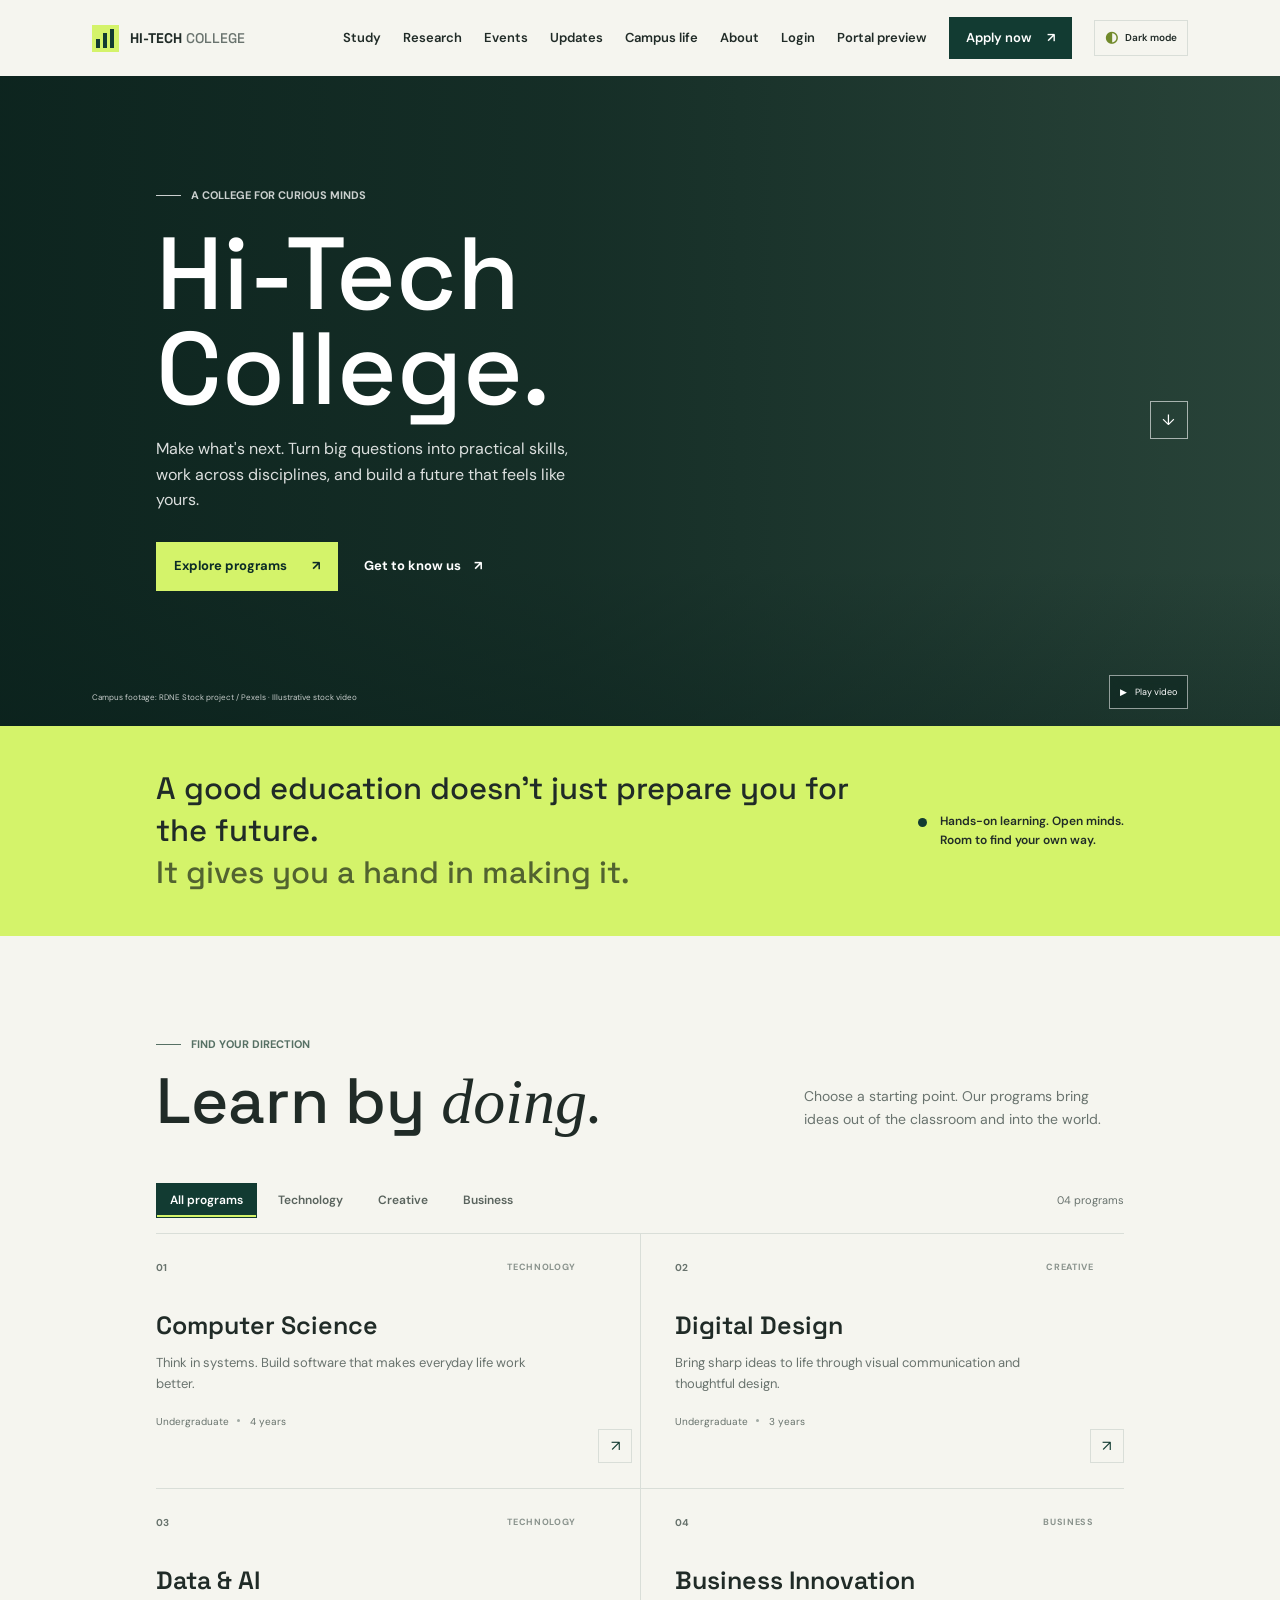
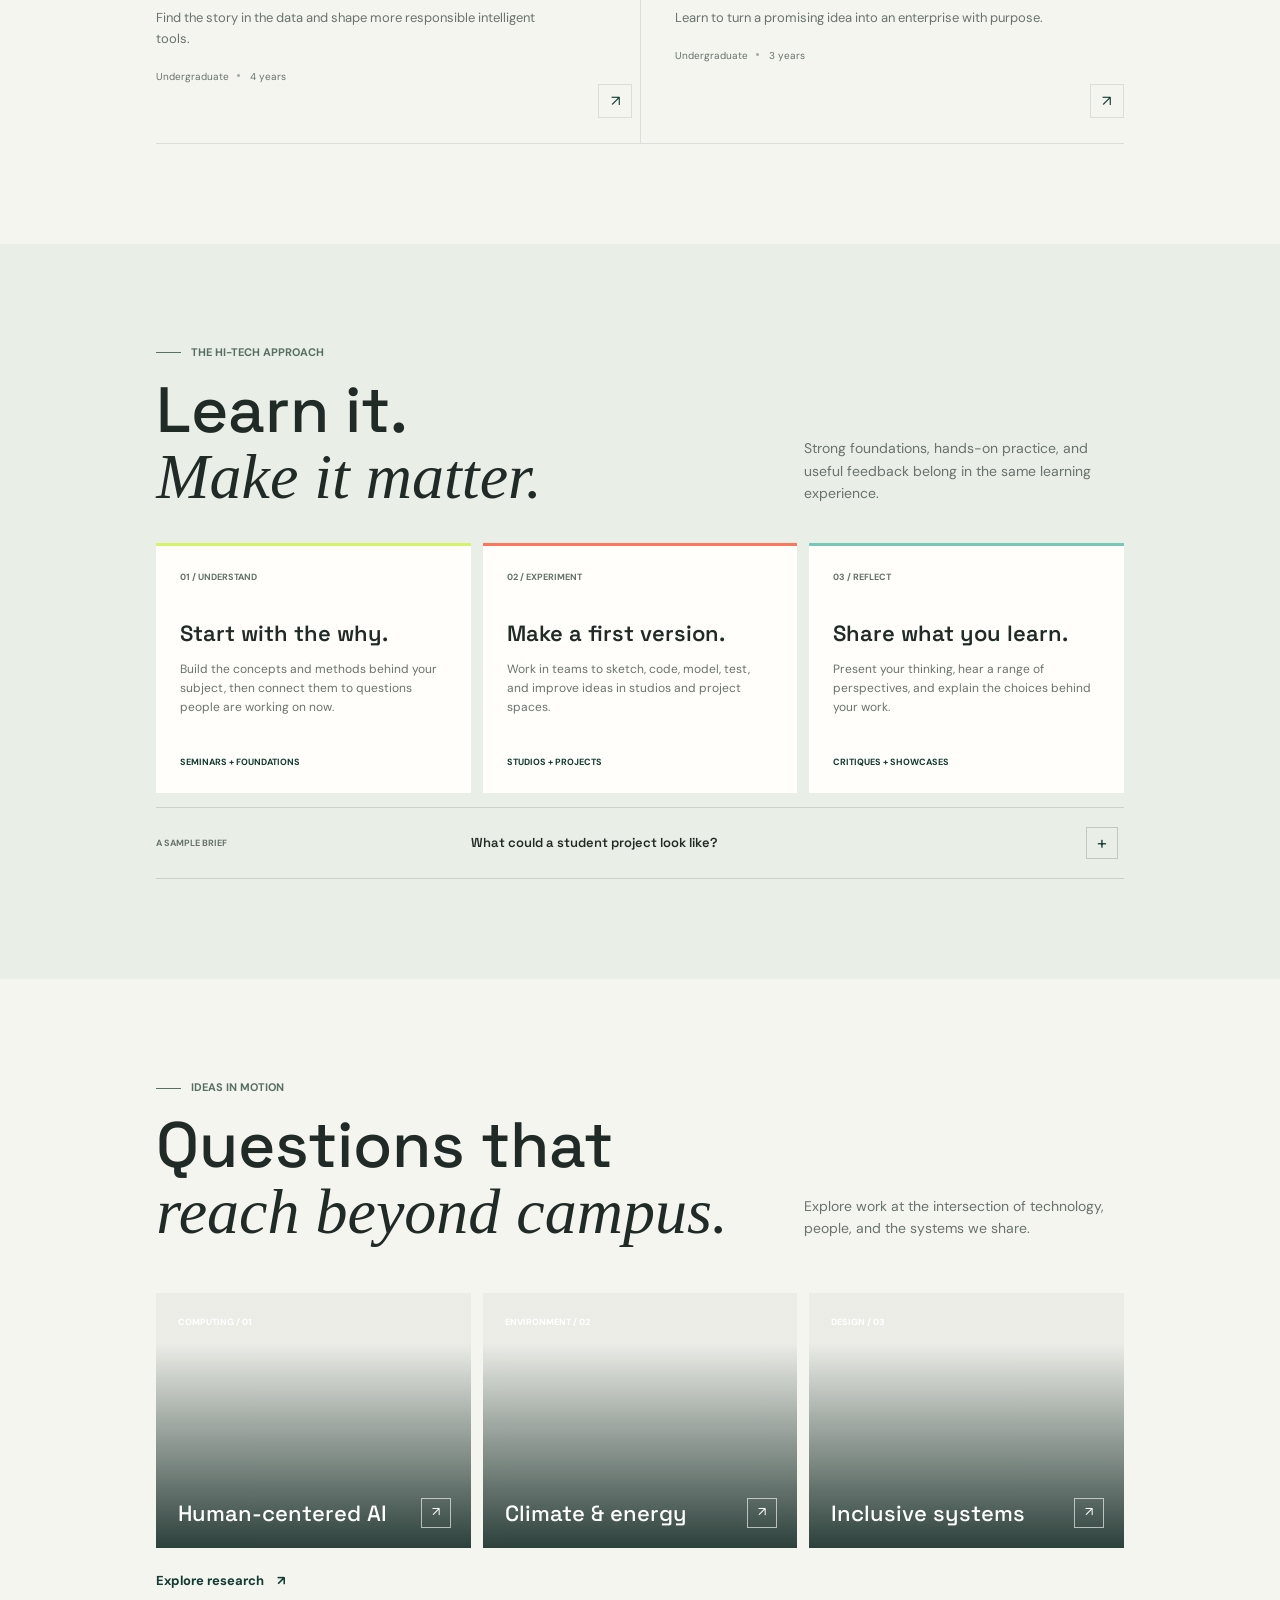
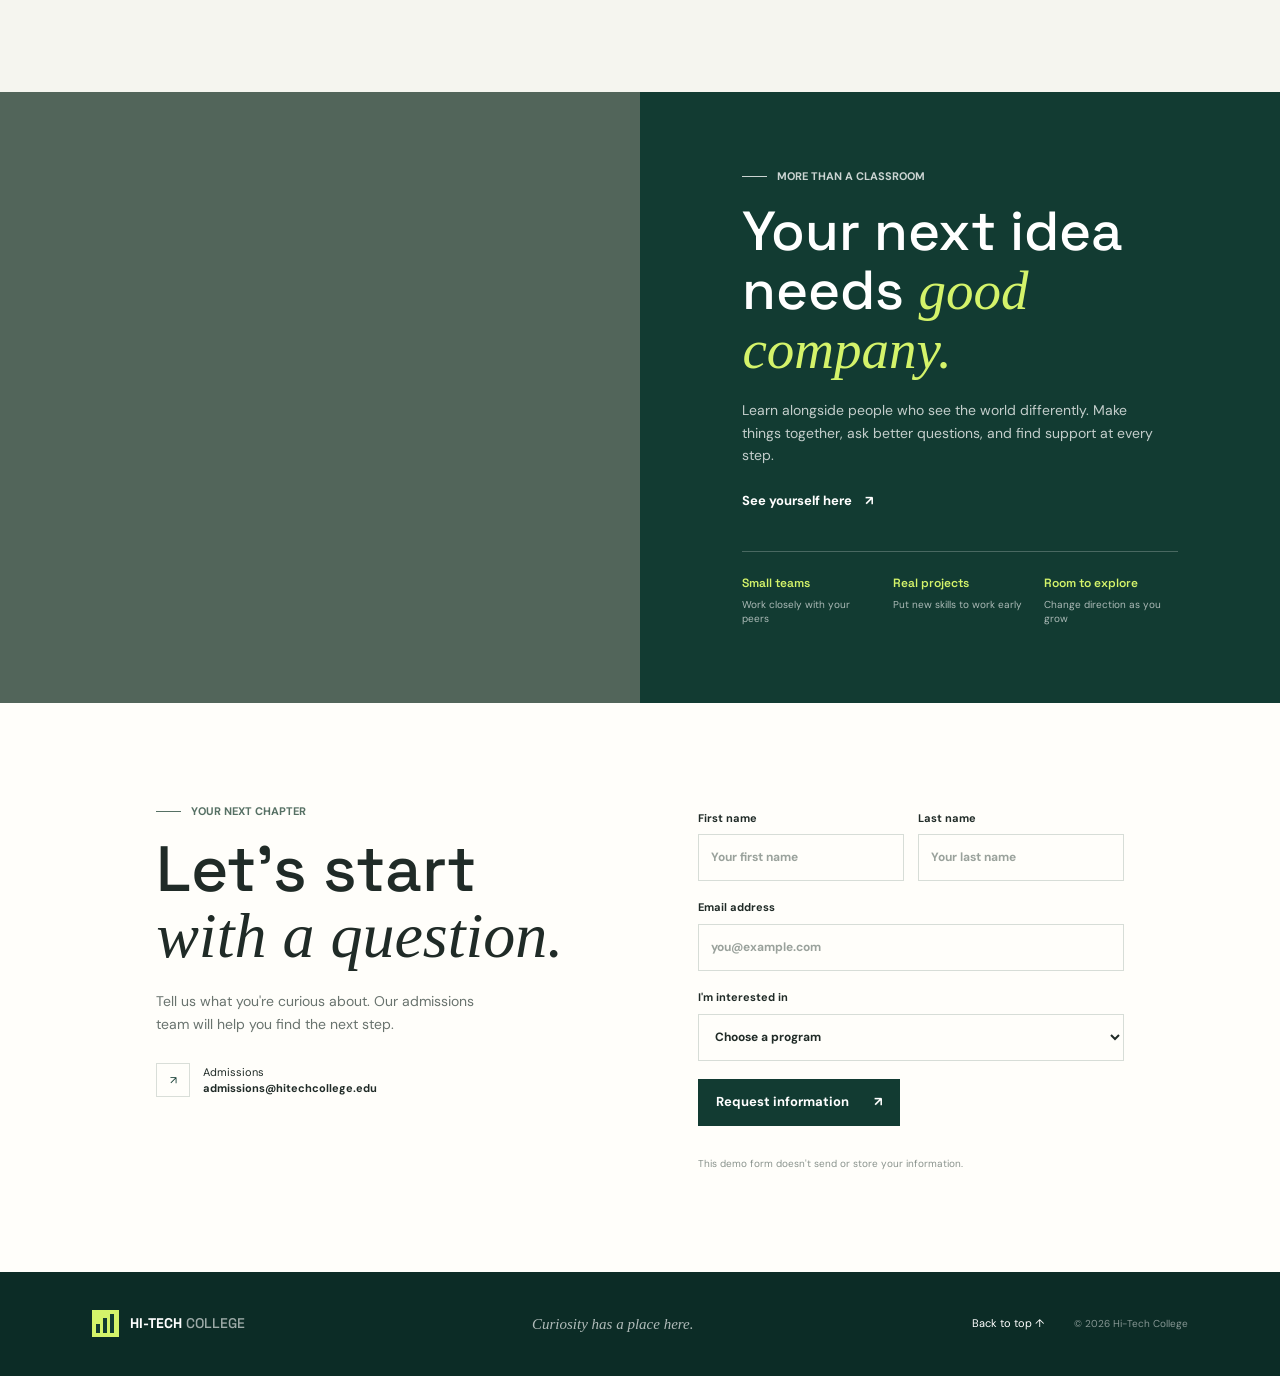
<file: index.html>
<!doctype html>
<html lang="en">
<head>
  <meta charset="utf-8">
  <meta name="viewport" content="width=device-width, initial-scale=1">
  <meta name="theme-color" content="#123b32">
  <meta name="description" content="Explore technology, design, and business programs at Hi-Tech College. Find your direction and build what comes next.">
  <title>Hi-Tech College | Make what's next</title>
  <link rel="preconnect" href="https://fonts.googleapis.com">
  <link rel="preconnect" href="https://fonts.gstatic.com" crossorigin>
  <link href="https://fonts.googleapis.com/css2?family=DM+Sans:wght@400;500;600;700&family=Space+Grotesk:wght@400;500;600;700&display=swap" rel="stylesheet">
  <link rel="stylesheet" href="styles.css">
  <script src="script.js" defer></script>
</head>
<body>
  <header class="site-header">
    <a class="brand" href="index.html#home" aria-label="Hi-Tech College home">
      <span class="brand-mark" aria-hidden="true"><span></span><span></span><span></span></span>
      <span>HI-TECH <b>COLLEGE</b></span>
    </a>
    <button class="menu-toggle" type="button" aria-expanded="false" aria-controls="site-nav" aria-label="Open navigation">
      <span></span><span></span>
    </button>
    <nav class="site-nav" id="site-nav" aria-label="Main navigation">
      <a href="courses.html">Study</a>
      <a href="research.html">Research</a>
      <a href="events.html">Events</a>
      <a href="updates.html">Updates</a>
      <a href="campus.html">Campus life</a>
      <a href="about.html">About</a>
      <a href="login.html">Login</a>
      <a href="portal.html">Portal preview</a>
      <a class="nav-apply" href="admissions.html">Apply now <span aria-hidden="true">↗</span></a>
      <button class="theme-toggle" id="theme-toggle" type="button" aria-label="Switch to dark mode" aria-pressed="false"><span aria-hidden="true">◐</span><span>Dark mode</span></button>
    </nav>
  </header>

  <main>
    <section class="hero" id="home" aria-labelledby="hero-title">
      <video class="hero-video" id="hero-video" muted playsinline preload="metadata" poster="https://images.unsplash.com/photo-1522202176988-66273c2fd55f?auto=format&amp;fit=crop&amp;w=1600&amp;q=85" aria-hidden="true" tabindex="-1">
        <source src="https://videos.pexels.com/video-files/7683332/7683332-hd_1920_1080_30fps.mp4#t=0,20" type="video/mp4">
      </video>
      <div class="hero-shade"></div>
      <div class="hero-content">
        <p class="eyebrow light"><span class="eyebrow-line"></span> A college for curious minds</p>
        <h1 id="hero-title">Hi-Tech<br>College.</h1>
        <p class="hero-copy">Make what's next. Turn big questions into practical skills, work across disciplines, and build a future that feels like yours.</p>
        <div class="hero-actions">
          <a class="button button-lime" href="courses.html">Explore programs <span aria-hidden="true">↗</span></a>
          <a class="text-link light-link" href="about.html">Get to know us <span aria-hidden="true">↗</span></a>
        </div>
      </div>
      <a class="hero-scroll" href="#programs" aria-label="Scroll to study programs">↓</a>
      <p class="hero-video-credit">Campus footage: RDNE Stock project / Pexels · Illustrative stock video</p>
      <button class="hero-video-toggle" id="hero-video-toggle" type="button" aria-label="Play intro video" aria-pressed="false"><span aria-hidden="true">▶</span><span>Play video</span></button>
    </section>

    <section class="intro-strip" id="about">
      <p class="intro-statement">A good education doesn't just prepare you for the future.<br><span>It gives you a hand in making it.</span></p>
      <div class="intro-note"><span class="note-dot"></span><p>Hands-on learning. Open minds.<br>Room to find your own way.</p></div>
    </section>

    <section class="programs section-pad" id="programs" aria-labelledby="programs-title">
      <div class="section-heading">
        <div>
          <p class="eyebrow"><span class="eyebrow-line"></span> Find your direction</p>
          <h2 id="programs-title">Learn by <span>doing.</span></h2>
        </div>
        <p class="section-description">Choose a starting point. Our programs bring ideas out of the classroom and into the world.</p>
      </div>
      <div class="program-toolbar" aria-label="Filter programs">
        <div class="filter-list" role="group" aria-label="Program category">
          <button class="filter-button active" type="button" data-filter="all" aria-pressed="true">All programs</button>
          <button class="filter-button" type="button" data-filter="technology" aria-pressed="false">Technology</button>
          <button class="filter-button" type="button" data-filter="creative" aria-pressed="false">Creative</button>
          <button class="filter-button" type="button" data-filter="business" aria-pressed="false">Business</button>
        </div>
        <span class="program-count" aria-live="polite">04 programs</span>
      </div>
      <div class="program-grid" id="program-grid">
        <article class="program-card" data-category="technology">
          <div class="program-number">01 <span>TECHNOLOGY</span></div>
          <h3>Computer Science</h3>
          <p>Think in systems. Build software that makes everyday life work better.</p>
          <div class="program-meta"><span>Undergraduate</span><span>4 years</span></div>
          <a class="card-arrow" href="courses.html#computer-science" aria-label="View Computer Science course">↗</a>
        </article>
        <article class="program-card" data-category="creative">
          <div class="program-number">02 <span>CREATIVE</span></div>
          <h3>Digital Design</h3>
          <p>Bring sharp ideas to life through visual communication and thoughtful design.</p>
          <div class="program-meta"><span>Undergraduate</span><span>3 years</span></div>
          <a class="card-arrow" href="courses.html#digital-design" aria-label="View Digital Design course">↗</a>
        </article>
        <article class="program-card" data-category="technology">
          <div class="program-number">03 <span>TECHNOLOGY</span></div>
          <h3>Data &amp; AI</h3>
          <p>Find the story in the data and shape more responsible intelligent tools.</p>
          <div class="program-meta"><span>Undergraduate</span><span>4 years</span></div>
          <a class="card-arrow" href="courses.html#data-ai" aria-label="View Data and AI course">↗</a>
        </article>
        <article class="program-card" data-category="business">
          <div class="program-number">04 <span>BUSINESS</span></div>
          <h3>Business Innovation</h3>
          <p>Learn to turn a promising idea into an enterprise with purpose.</p>
          <div class="program-meta"><span>Undergraduate</span><span>3 years</span></div>
          <a class="card-arrow" href="courses.html#business-innovation" aria-label="View Business and Innovation course">↗</a>
        </article>
      </div>
      <p class="empty-state" id="empty-state" hidden>No programs in this area just yet. Choose another category.</p>
    </section>

    <section class="learning-method section-pad" aria-labelledby="learning-method-title">
      <div class="section-heading">
        <div><p class="eyebrow"><span class="eyebrow-line"></span> The Hi-Tech approach</p><h2 id="learning-method-title">Learn it.<br><span>Make it matter.</span></h2></div>
        <p class="section-description">Strong foundations, hands-on practice, and useful feedback belong in the same learning experience.</p>
      </div>
      <div class="method-grid">
        <article class="method-step">
          <span class="method-step-label">01 / UNDERSTAND</span>
          <h3>Start with the why.</h3>
          <p>Build the concepts and methods behind your subject, then connect them to questions people are working on now.</p>
          <span class="method-setting">SEMINARS + FOUNDATIONS</span>
        </article>
        <article class="method-step">
          <span class="method-step-label">02 / EXPERIMENT</span>
          <h3>Make a first version.</h3>
          <p>Work in teams to sketch, code, model, test, and improve ideas in studios and project spaces.</p>
          <span class="method-setting">STUDIOS + PROJECTS</span>
        </article>
        <article class="method-step">
          <span class="method-step-label">03 / REFLECT</span>
          <h3>Share what you learn.</h3>
          <p>Present your thinking, hear a range of perspectives, and explain the choices behind your work.</p>
          <span class="method-setting">CRITIQUES + SHOWCASES</span>
        </article>
      </div>
      <details class="project-example">
        <summary><span class="project-example-label">A SAMPLE BRIEF</span><strong>What could a student project look like?</strong><span class="project-example-toggle" aria-hidden="true">+</span></summary>
        <div class="project-example-content">
          <p><b>Challenge:</b> Help new students find a study space that fits their needs.</p>
          <ul><li>Talk with students about how they choose where to work.</li><li>Map the information and accessibility details that matter.</li><li>Prototype a simple guide and test it with potential users.</li></ul>
          <a href="courses.html">Explore related courses <span aria-hidden="true">↗</span></a>
        </div>
      </details>
    </section>

    <section class="research-preview section-pad" aria-labelledby="research-preview-title">
      <div class="section-heading">
        <div><p class="eyebrow"><span class="eyebrow-line"></span> Ideas in motion</p><h2 id="research-preview-title">Questions that<br><span>reach beyond campus.</span></h2></div>
        <p class="section-description">Explore work at the intersection of technology, people, and the systems we share.</p>
      </div>
      <div class="research-preview-grid">
        <a class="research-teaser teaser-ai" href="research.html"><span>COMPUTING / 01</span><strong>Human-centered AI</strong><b aria-hidden="true">↗</b></a>
        <a class="research-teaser teaser-climate" href="research.html"><span>ENVIRONMENT / 02</span><strong>Climate &amp; energy</strong><b aria-hidden="true">↗</b></a>
        <a class="research-teaser teaser-design" href="research.html"><span>DESIGN / 03</span><strong>Inclusive systems</strong><b aria-hidden="true">↗</b></a>
      </div>
      <a class="text-link research-more" href="research.html">Explore research <span aria-hidden="true">↗</span></a>
    </section>

    <section class="experience" id="experience" aria-labelledby="experience-title">
      <div class="experience-image" role="img" aria-label="Students working together around a table"></div>
      <div class="experience-copy">
        <p class="eyebrow light"><span class="eyebrow-line"></span> More than a classroom</p>
        <h2 id="experience-title">Your next idea<br>needs <span>good company.</span></h2>
        <p>Learn alongside people who see the world differently. Make things together, ask better questions, and find support at every step.</p>
        <a class="text-link light-link" href="campus.html">See yourself here <span aria-hidden="true">↗</span></a>
        <div class="experience-facts">
          <div><strong>Small teams</strong><span>Work closely with your peers</span></div>
          <div><strong>Real projects</strong><span>Put new skills to work early</span></div>
          <div><strong>Room to explore</strong><span>Change direction as you grow</span></div>
        </div>
      </div>
    </section>

    <section class="apply-section section-pad" id="apply" aria-labelledby="apply-title">
      <div class="apply-heading">
        <p class="eyebrow"><span class="eyebrow-line"></span> Your next chapter</p>
        <h2 id="apply-title">Let's start<br><span>with a question.</span></h2>
        <p>Tell us what you're curious about. Our admissions team will help you find the next step.</p>
        <div class="contact-note"><span class="contact-icon" aria-hidden="true">↗</span><span>Admissions<br><a href="mailto:admissions@hitechcollege.edu">admissions@hitechcollege.edu</a></span></div>
      </div>
      <form class="inquiry-form" id="inquiry-form">
        <div class="field-row">
          <label>First name<input name="firstName" autocomplete="given-name" required placeholder="Your first name"></label>
          <label>Last name<input name="lastName" autocomplete="family-name" required placeholder="Your last name"></label>
        </div>
        <label>Email address<input name="email" type="email" autocomplete="email" required placeholder="you@example.com"></label>
        <label>I'm interested in
          <select name="program" required>
            <option value="" disabled selected>Choose a program</option>
            <option>Computer Science</option>
            <option>Digital Design</option>
            <option>Data &amp; AI</option>
            <option>Business Innovation</option>
            <option>I'm still exploring</option>
          </select>
        </label>
        <button class="button button-dark" type="submit">Request information <span aria-hidden="true">↗</span></button>
        <p class="form-message" id="form-message" role="status" aria-live="polite"></p>
        <p class="form-privacy">This demo form doesn't send or store your information.</p>
      </form>
    </section>
  </main>

  <footer class="site-footer">
    <a class="brand footer-brand" href="index.html#home" aria-label="Hi-Tech College home">
      <span class="brand-mark" aria-hidden="true"><span></span><span></span><span></span></span>
      <span>HI-TECH <b>COLLEGE</b></span>
    </a>
    <p>Curiosity has a place here.</p>
    <a class="back-top" href="index.html#home">Back to top ↑</a>
    <span class="copyright">© 2026 Hi-Tech College</span>
  </footer>
</body>
</html>
</file>
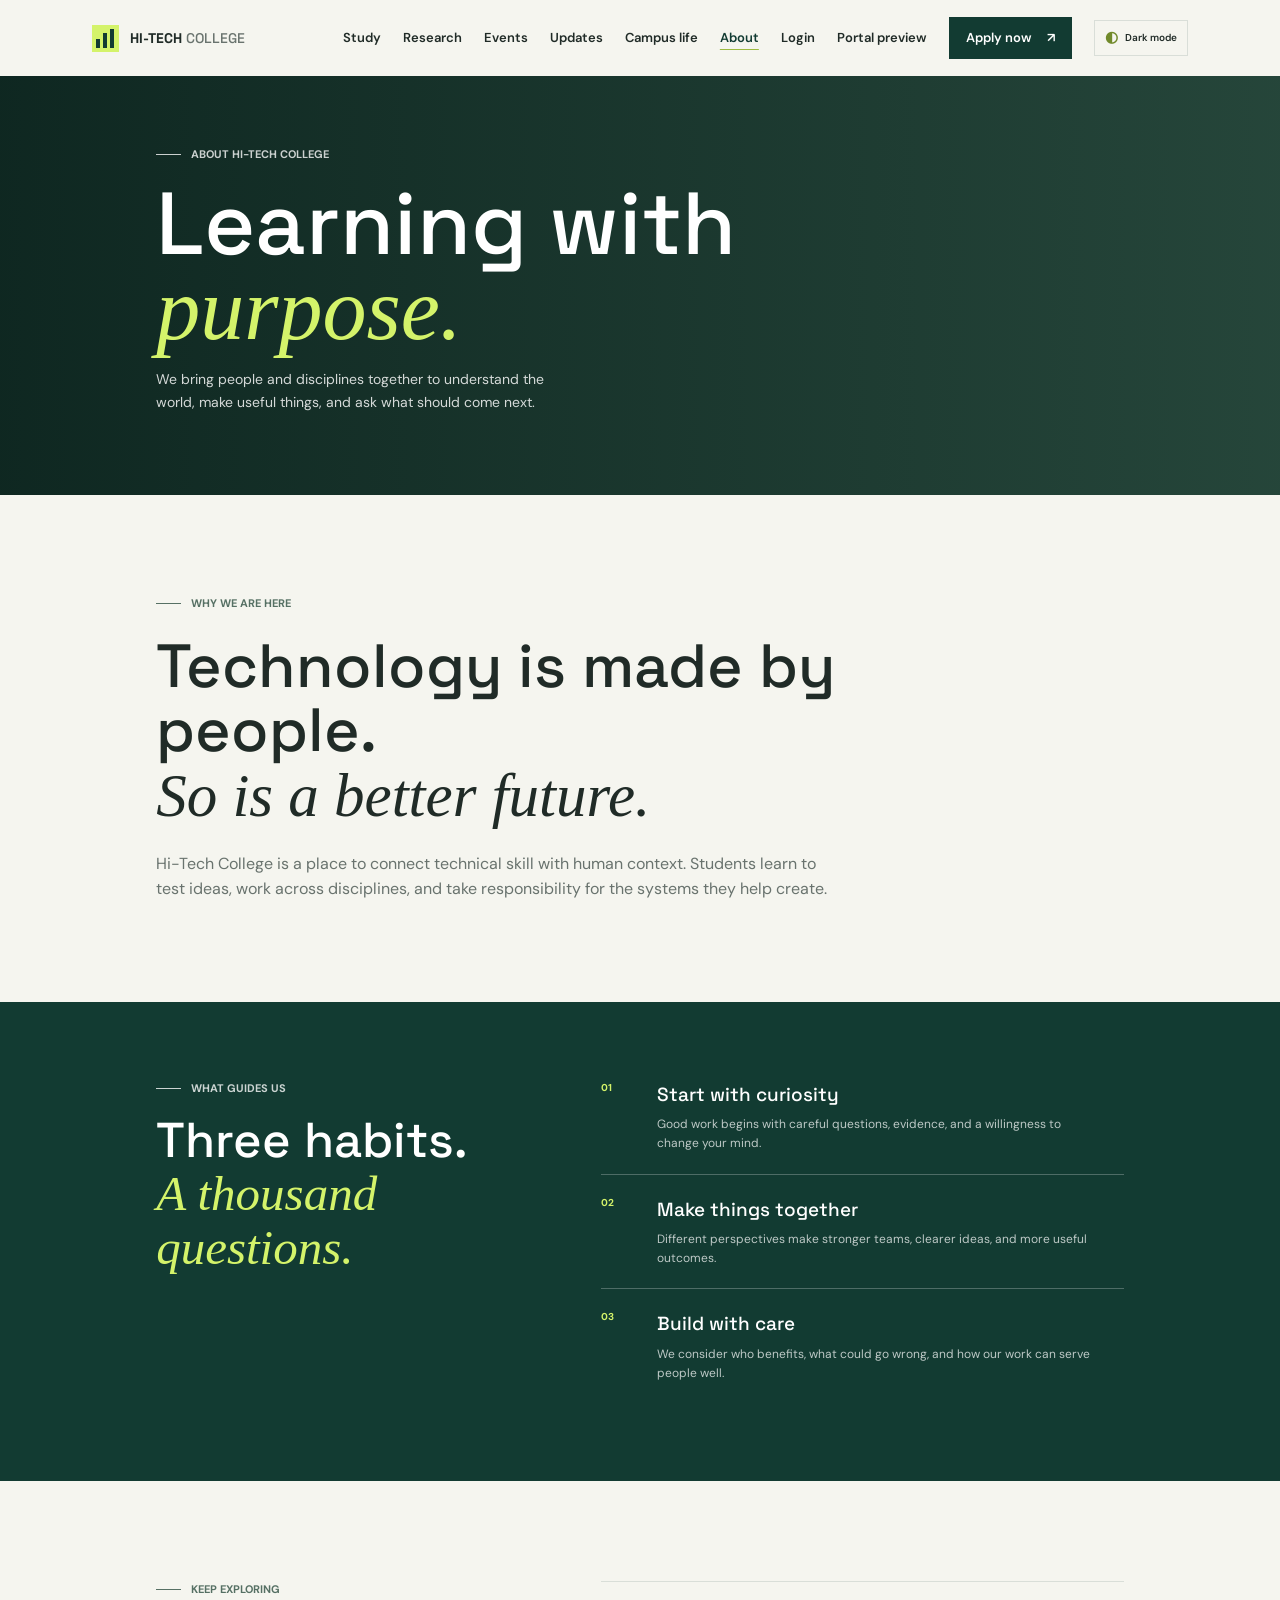
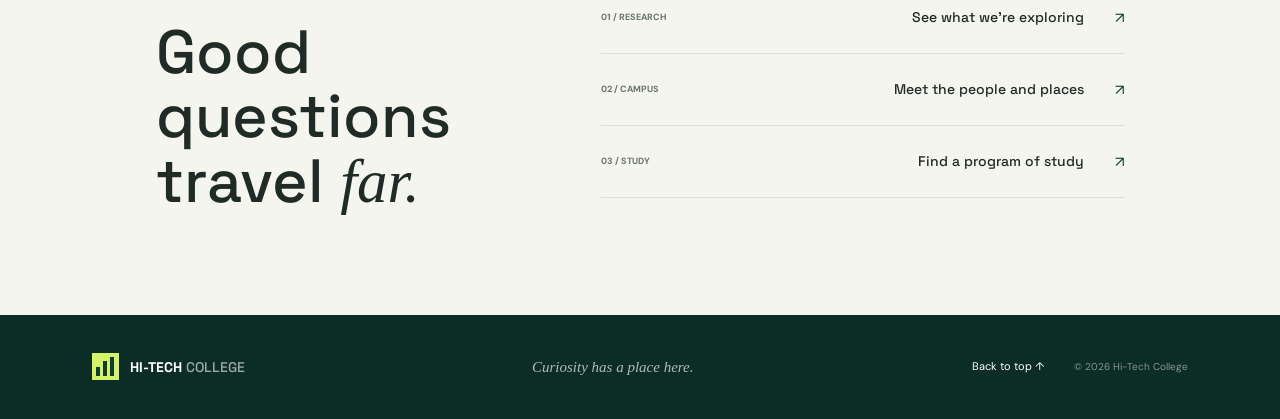
<file: about.html>
<!doctype html>
<html lang="en">
<head>
  <meta charset="utf-8">
  <meta name="viewport" content="width=device-width, initial-scale=1">
  <meta name="theme-color" content="#123b32">
  <meta name="description" content="Learn about the purpose and principles behind Hi-Tech College.">
  <title>About | Hi-Tech College</title>
  <link rel="preconnect" href="https://fonts.googleapis.com">
  <link rel="preconnect" href="https://fonts.gstatic.com" crossorigin>
  <link href="https://fonts.googleapis.com/css2?family=DM+Sans:wght@400;500;600;700&family=Space+Grotesk:wght@400;500;600;700&display=swap" rel="stylesheet">
  <link rel="stylesheet" href="styles.css">
  <script src="script.js" defer></script>
</head>
<body>
  <header class="site-header">
    <a class="brand" href="index.html#home" aria-label="Hi-Tech College home"><span class="brand-mark" aria-hidden="true"><span></span><span></span><span></span></span><span>HI-TECH <b>COLLEGE</b></span></a>
    <button class="menu-toggle" type="button" aria-expanded="false" aria-controls="site-nav" aria-label="Open navigation"><span></span><span></span></button>
    <nav class="site-nav" id="site-nav" aria-label="Main navigation">
      <a href="courses.html">Study</a><a href="research.html">Research</a><a href="events.html">Events</a><a href="updates.html">Updates</a><a href="campus.html">Campus life</a><a href="about.html" aria-current="page">About</a><a href="login.html">Login</a><a href="portal.html">Portal preview</a><a class="nav-apply" href="admissions.html">Apply now <span aria-hidden="true">↗</span></a>
      <button class="theme-toggle" id="theme-toggle" type="button" aria-label="Switch to dark mode" aria-pressed="false"><span aria-hidden="true">◐</span><span>Dark mode</span></button>
    </nav>
  </header>
  <main>
    <section class="page-hero about-hero" aria-labelledby="about-title">
      <div class="page-hero-content"><p class="eyebrow light"><span class="eyebrow-line"></span> About Hi-Tech College</p><h1 id="about-title">Learning with<br><span>purpose.</span></h1><p>We bring people and disciplines together to understand the world, make useful things, and ask what should come next.</p></div>
    </section>
    <section class="about-statement section-pad">
      <p class="eyebrow"><span class="eyebrow-line"></span> Why we are here</p>
      <h2>Technology is made by people.<br><span>So is a better future.</span></h2>
      <p>Hi-Tech College is a place to connect technical skill with human context. Students learn to test ideas, work across disciplines, and take responsibility for the systems they help create.</p>
    </section>
    <section class="principles-section">
      <div class="principles-heading"><p class="eyebrow light"><span class="eyebrow-line"></span> What guides us</p><h2>Three habits.<br><span>A thousand questions.</span></h2></div>
      <div class="principles-list">
        <article><span>01</span><div><h3>Start with curiosity</h3><p>Good work begins with careful questions, evidence, and a willingness to change your mind.</p></div></article>
        <article><span>02</span><div><h3>Make things together</h3><p>Different perspectives make stronger teams, clearer ideas, and more useful outcomes.</p></div></article>
        <article><span>03</span><div><h3>Build with care</h3><p>We consider who benefits, what could go wrong, and how our work can serve people well.</p></div></article>
      </div>
    </section>
    <section class="about-next section-pad">
      <div><p class="eyebrow"><span class="eyebrow-line"></span> Keep exploring</p><h2>Good questions<br>travel <span>far.</span></h2></div>
      <div class="next-links"><a href="research.html"><span>01 / RESEARCH</span><strong>See what we're exploring</strong><b aria-hidden="true">↗</b></a><a href="campus.html"><span>02 / CAMPUS</span><strong>Meet the people and places</strong><b aria-hidden="true">↗</b></a><a href="courses.html"><span>03 / STUDY</span><strong>Find a program of study</strong><b aria-hidden="true">↗</b></a></div>
    </section>
  </main>
  <footer class="site-footer"><a class="brand footer-brand" href="index.html#home" aria-label="Hi-Tech College home"><span class="brand-mark" aria-hidden="true"><span></span><span></span><span></span></span><span>HI-TECH <b>COLLEGE</b></span></a><p>Curiosity has a place here.</p><a class="back-top" href="#top">Back to top ↑</a><span class="copyright">© 2026 Hi-Tech College</span></footer>
</body>
</html>
</file>
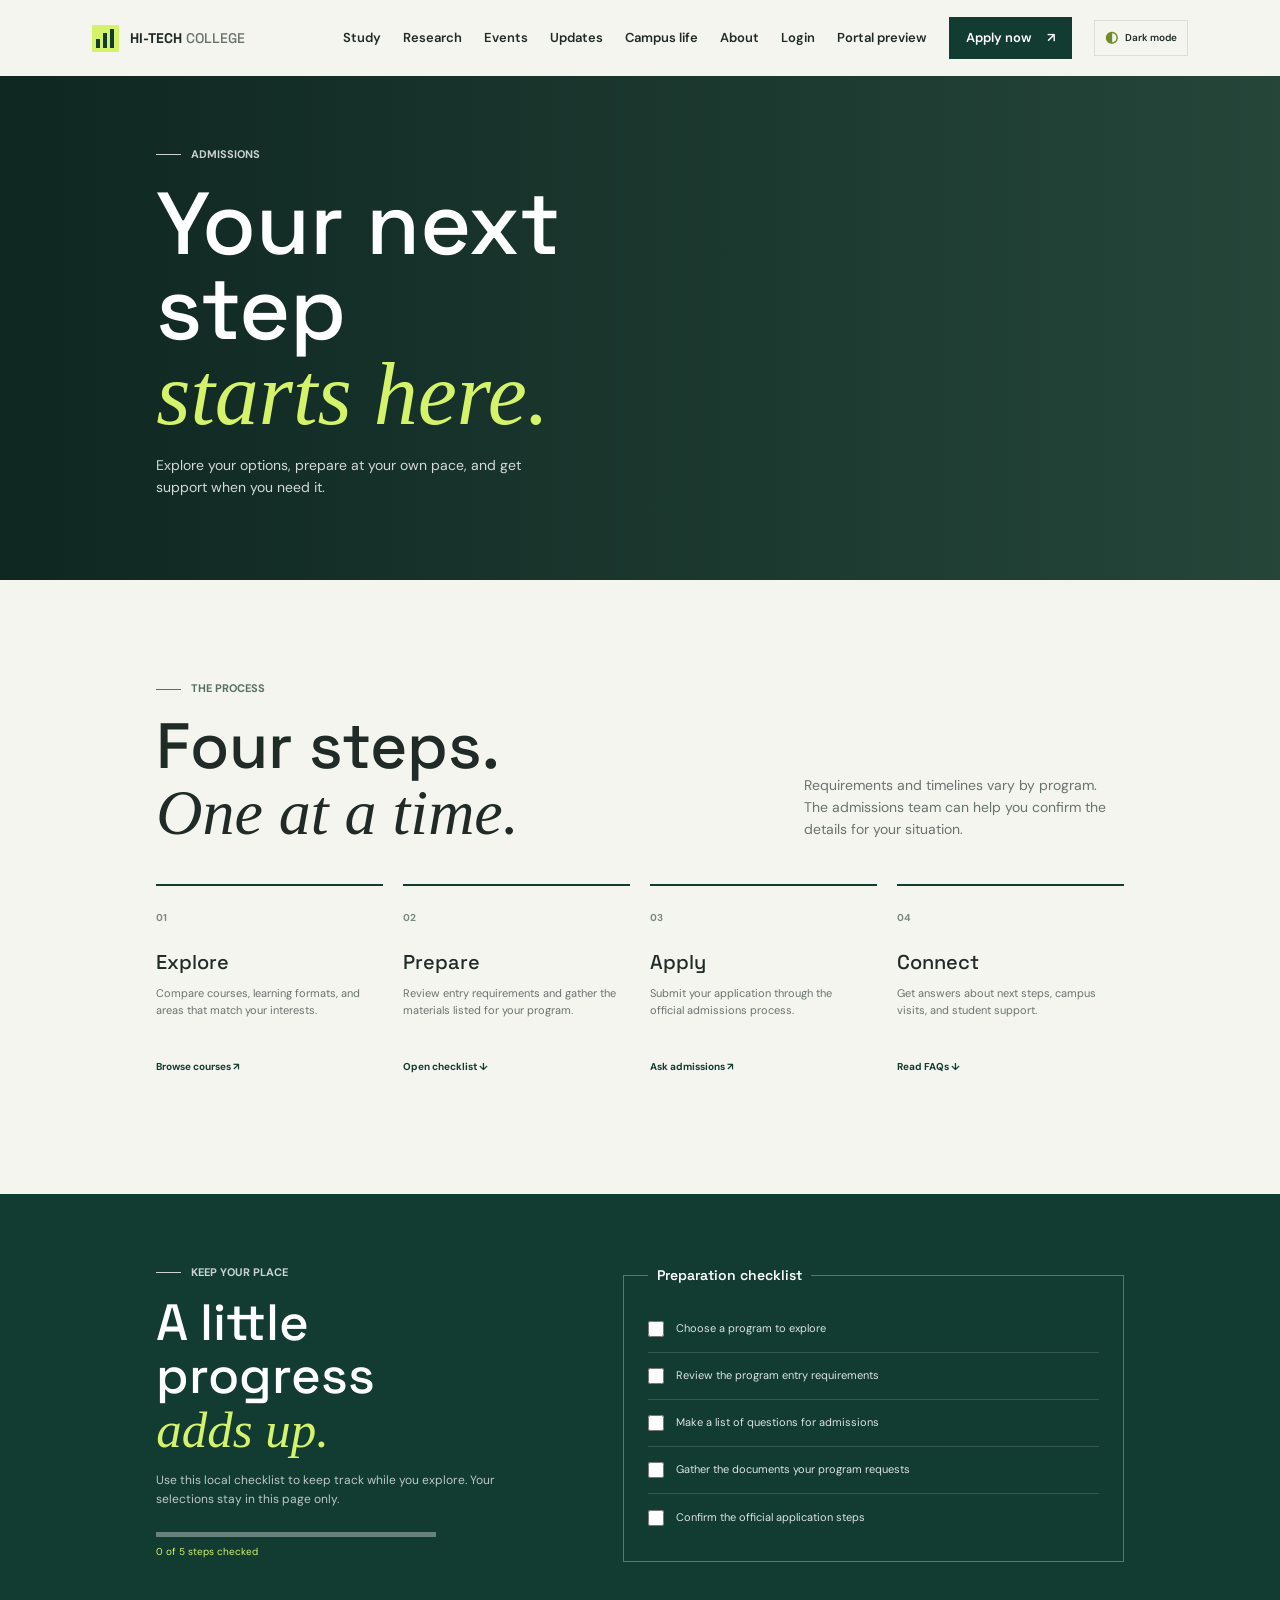
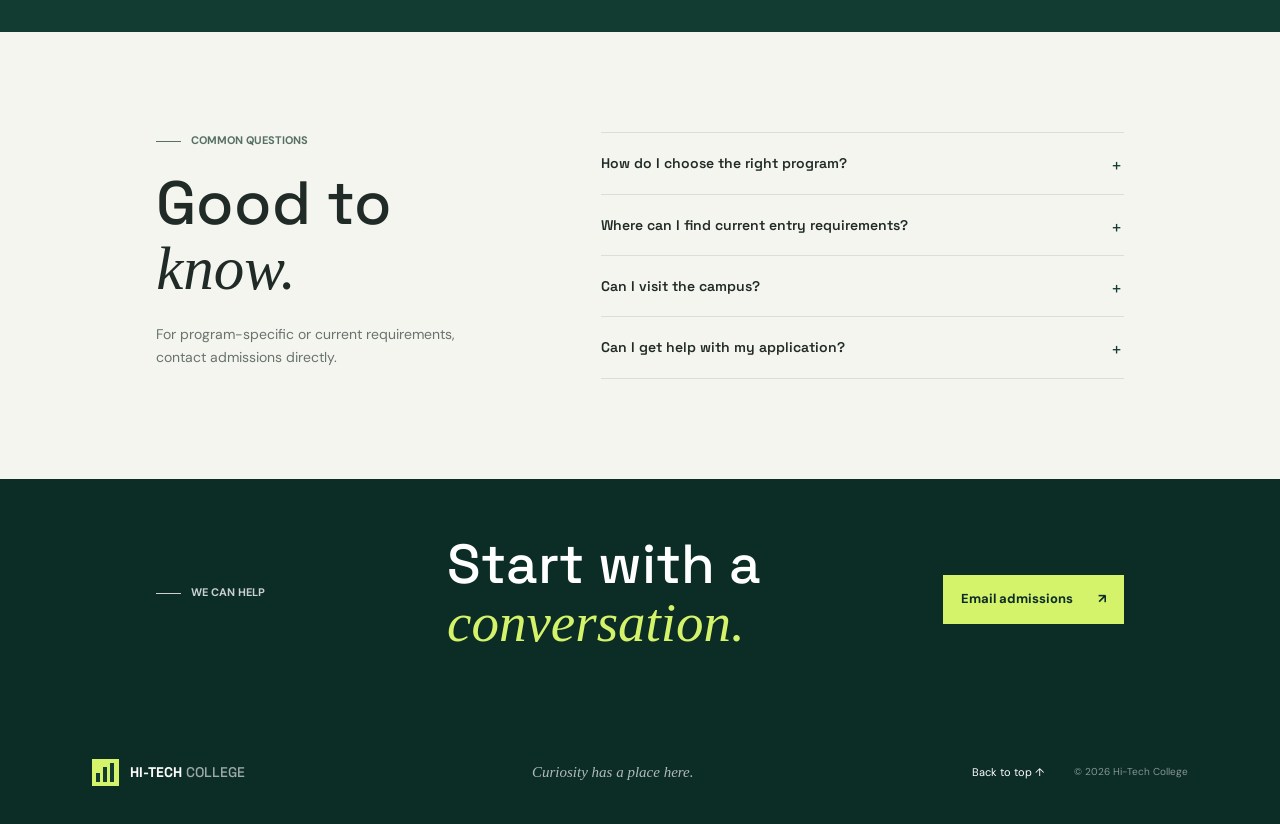
<file: admissions.html>
<!doctype html>
<html lang="en">
<head>
  <meta charset="utf-8">
  <meta name="viewport" content="width=device-width, initial-scale=1">
  <meta name="theme-color" content="#123b32">
  <meta name="description" content="Explore the application process and admissions support at Hi-Tech College.">
  <title>Admissions | Hi-Tech College</title>
  <link rel="preconnect" href="https://fonts.googleapis.com">
  <link rel="preconnect" href="https://fonts.gstatic.com" crossorigin>
  <link href="https://fonts.googleapis.com/css2?family=DM+Sans:wght@400;500;600;700&family=Space+Grotesk:wght@400;500;600;700&display=swap" rel="stylesheet">
  <link rel="stylesheet" href="styles.css">
  <script src="script.js" defer></script>
</head>
<body>
  <header class="site-header">
    <a class="brand" href="index.html#home" aria-label="Hi-Tech College home"><span class="brand-mark" aria-hidden="true"><span></span><span></span><span></span></span><span>HI-TECH <b>COLLEGE</b></span></a>
    <button class="menu-toggle" type="button" aria-expanded="false" aria-controls="site-nav" aria-label="Open navigation"><span></span><span></span></button>
    <nav class="site-nav" id="site-nav" aria-label="Main navigation">
      <a href="courses.html">Study</a><a href="research.html">Research</a><a href="events.html">Events</a><a href="updates.html">Updates</a><a href="campus.html">Campus life</a><a href="about.html">About</a><a href="login.html">Login</a><a href="portal.html">Portal preview</a><a class="nav-apply" href="admissions.html" aria-current="page">Apply now <span aria-hidden="true">↗</span></a>
      <button class="theme-toggle" id="theme-toggle" type="button" aria-label="Switch to dark mode" aria-pressed="false"><span aria-hidden="true">◐</span><span>Dark mode</span></button>
    </nav>
  </header>
  <main>
    <section class="page-hero admissions-hero" aria-labelledby="admissions-title">
      <div class="page-hero-content"><p class="eyebrow light"><span class="eyebrow-line"></span> Admissions</p><h1 id="admissions-title">Your next step<br><span>starts here.</span></h1><p>Explore your options, prepare at your own pace, and get support when you need it.</p></div>
    </section>
    <section class="admissions-process section-pad">
      <div class="section-heading"><div><p class="eyebrow"><span class="eyebrow-line"></span> The process</p><h2>Four steps.<br><span>One at a time.</span></h2></div><p class="section-description">Requirements and timelines vary by program. The admissions team can help you confirm the details for your situation.</p></div>
      <div class="process-grid">
        <article><span>01</span><h3>Explore</h3><p>Compare courses, learning formats, and areas that match your interests.</p><a href="courses.html">Browse courses ↗</a></article>
        <article><span>02</span><h3>Prepare</h3><p>Review entry requirements and gather the materials listed for your program.</p><a href="#checklist">Open checklist ↓</a></article>
        <article><span>03</span><h3>Apply</h3><p>Submit your application through the official admissions process.</p><a href="mailto:admissions@hitechcollege.edu">Ask admissions ↗</a></article>
        <article><span>04</span><h3>Connect</h3><p>Get answers about next steps, campus visits, and student support.</p><a href="#questions">Read FAQs ↓</a></article>
      </div>
    </section>
    <section class="checklist-section" id="checklist">
      <div class="checklist-copy"><p class="eyebrow light"><span class="eyebrow-line"></span> Keep your place</p><h2>A little progress<br><span>adds up.</span></h2><p>Use this local checklist to keep track while you explore. Your selections stay in this page only.</p><div class="checklist-progress"><progress id="checklist-progress" value="0" max="5" aria-label="Application preparation progress"></progress><span id="checklist-status" aria-live="polite">0 of 5 steps checked</span></div></div>
      <fieldset class="application-checklist" id="application-checklist"><legend>Preparation checklist</legend>
        <label><input type="checkbox"><span>Choose a program to explore</span></label>
        <label><input type="checkbox"><span>Review the program entry requirements</span></label>
        <label><input type="checkbox"><span>Make a list of questions for admissions</span></label>
        <label><input type="checkbox"><span>Gather the documents your program requests</span></label>
        <label><input type="checkbox"><span>Confirm the official application steps</span></label>
      </fieldset>
    </section>
    <section class="faq-section section-pad" id="questions">
      <div><p class="eyebrow"><span class="eyebrow-line"></span> Common questions</p><h2>Good to <span>know.</span></h2><p class="section-description">For program-specific or current requirements, contact admissions directly.</p></div>
      <div class="faq-list">
        <details class="faq-item"><summary>How do I choose the right program?</summary><p>Start with the subjects and problems you enjoy. Compare course topics on the <a href="courses.html">courses page</a>, then contact admissions to talk through your options.</p></details>
        <details class="faq-item"><summary>Where can I find current entry requirements?</summary><p>Requirements can vary by program and applicant background. Email <a href="mailto:admissions@hitechcollege.edu">admissions@hitechcollege.edu</a> for the latest official information.</p></details>
        <details class="faq-item"><summary>Can I visit the campus?</summary><p>Contact admissions to ask about visit options and accessibility needs. You can also explore spaces and student life on the <a href="campus.html">campus page</a>.</p></details>
        <details class="faq-item"><summary>Can I get help with my application?</summary><p>Yes. The admissions team can explain the process and point you to the right support. They cannot complete application materials on your behalf.</p></details>
      </div>
    </section>
    <section class="admissions-contact"><p class="eyebrow light"><span class="eyebrow-line"></span> We can help</p><h2>Start with a<br><span>conversation.</span></h2><a class="button button-lime" href="mailto:admissions@hitechcollege.edu">Email admissions <span aria-hidden="true">↗</span></a></section>
  </main>
  <footer class="site-footer"><a class="brand footer-brand" href="index.html#home" aria-label="Hi-Tech College home"><span class="brand-mark" aria-hidden="true"><span></span><span></span><span></span></span><span>HI-TECH <b>COLLEGE</b></span></a><p>Curiosity has a place here.</p><a class="back-top" href="#top">Back to top ↑</a><span class="copyright">© 2026 Hi-Tech College</span></footer>
</body>
</html>
</file>
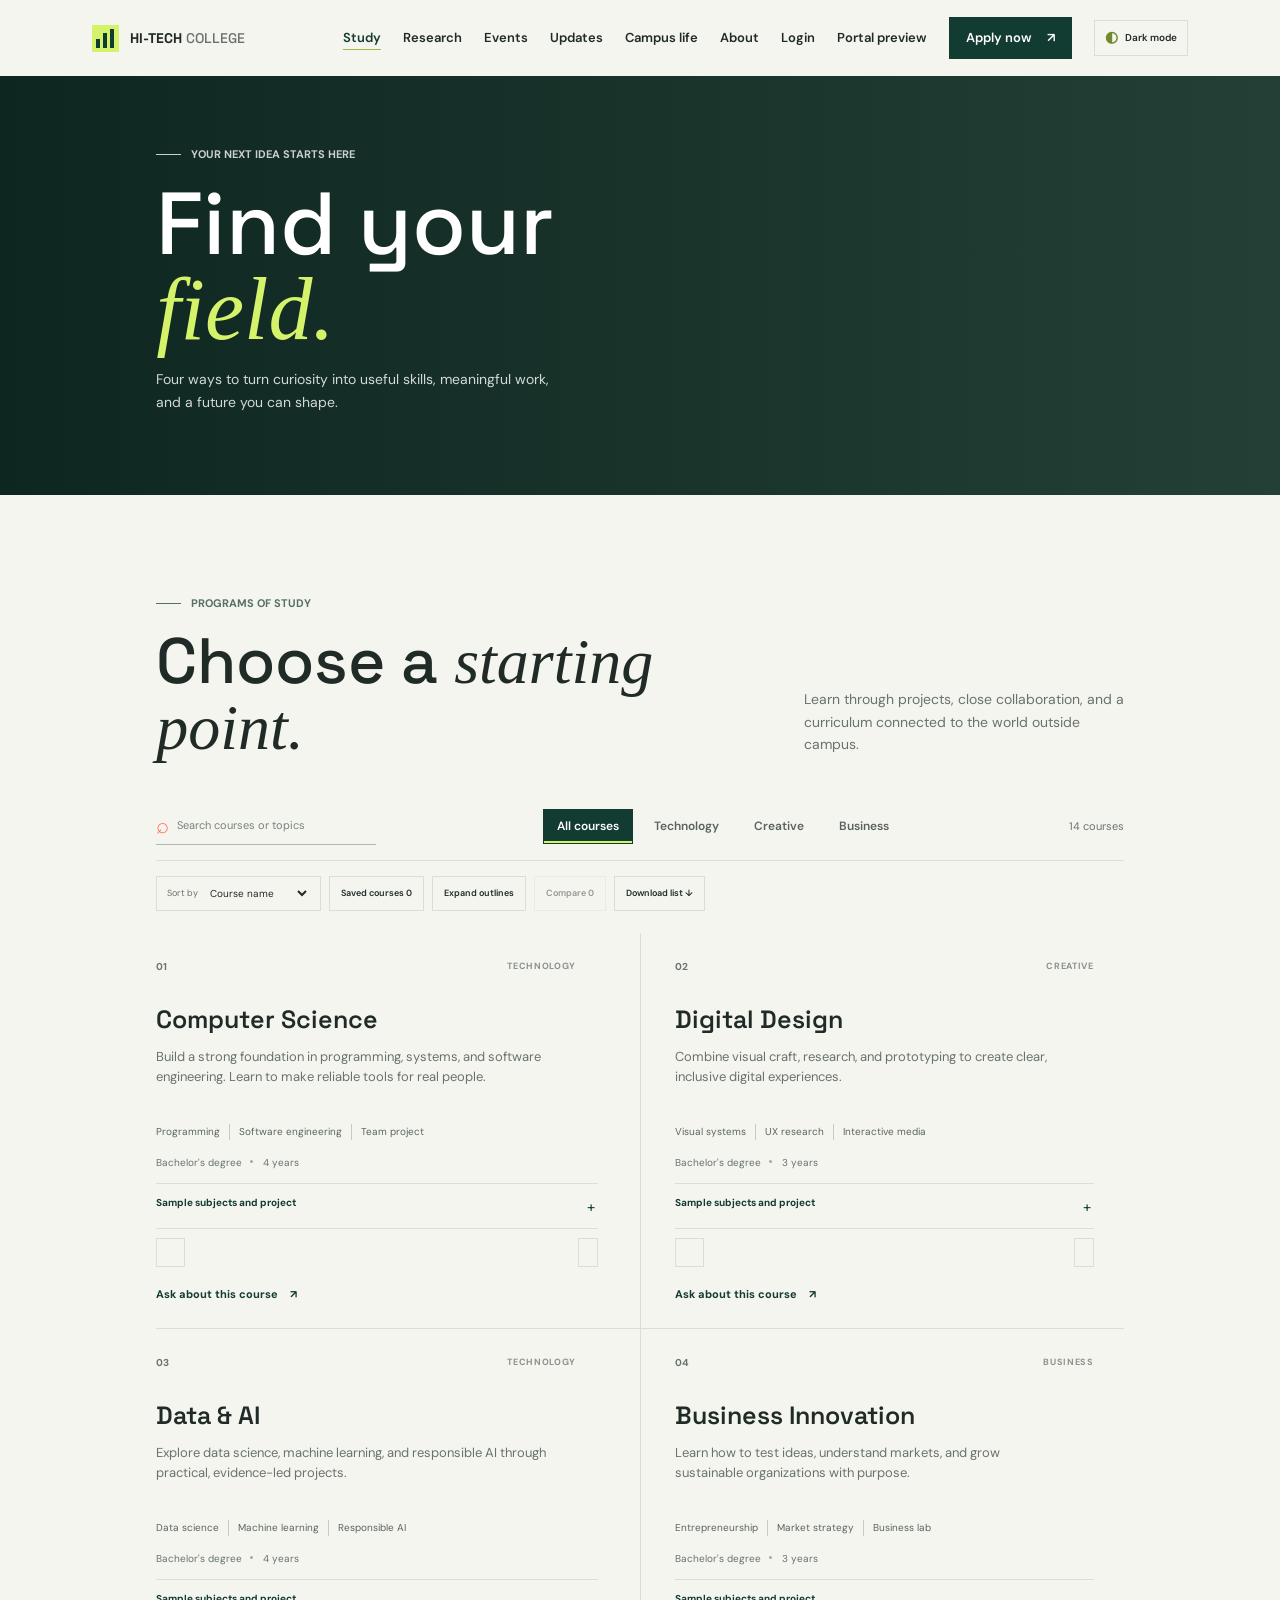
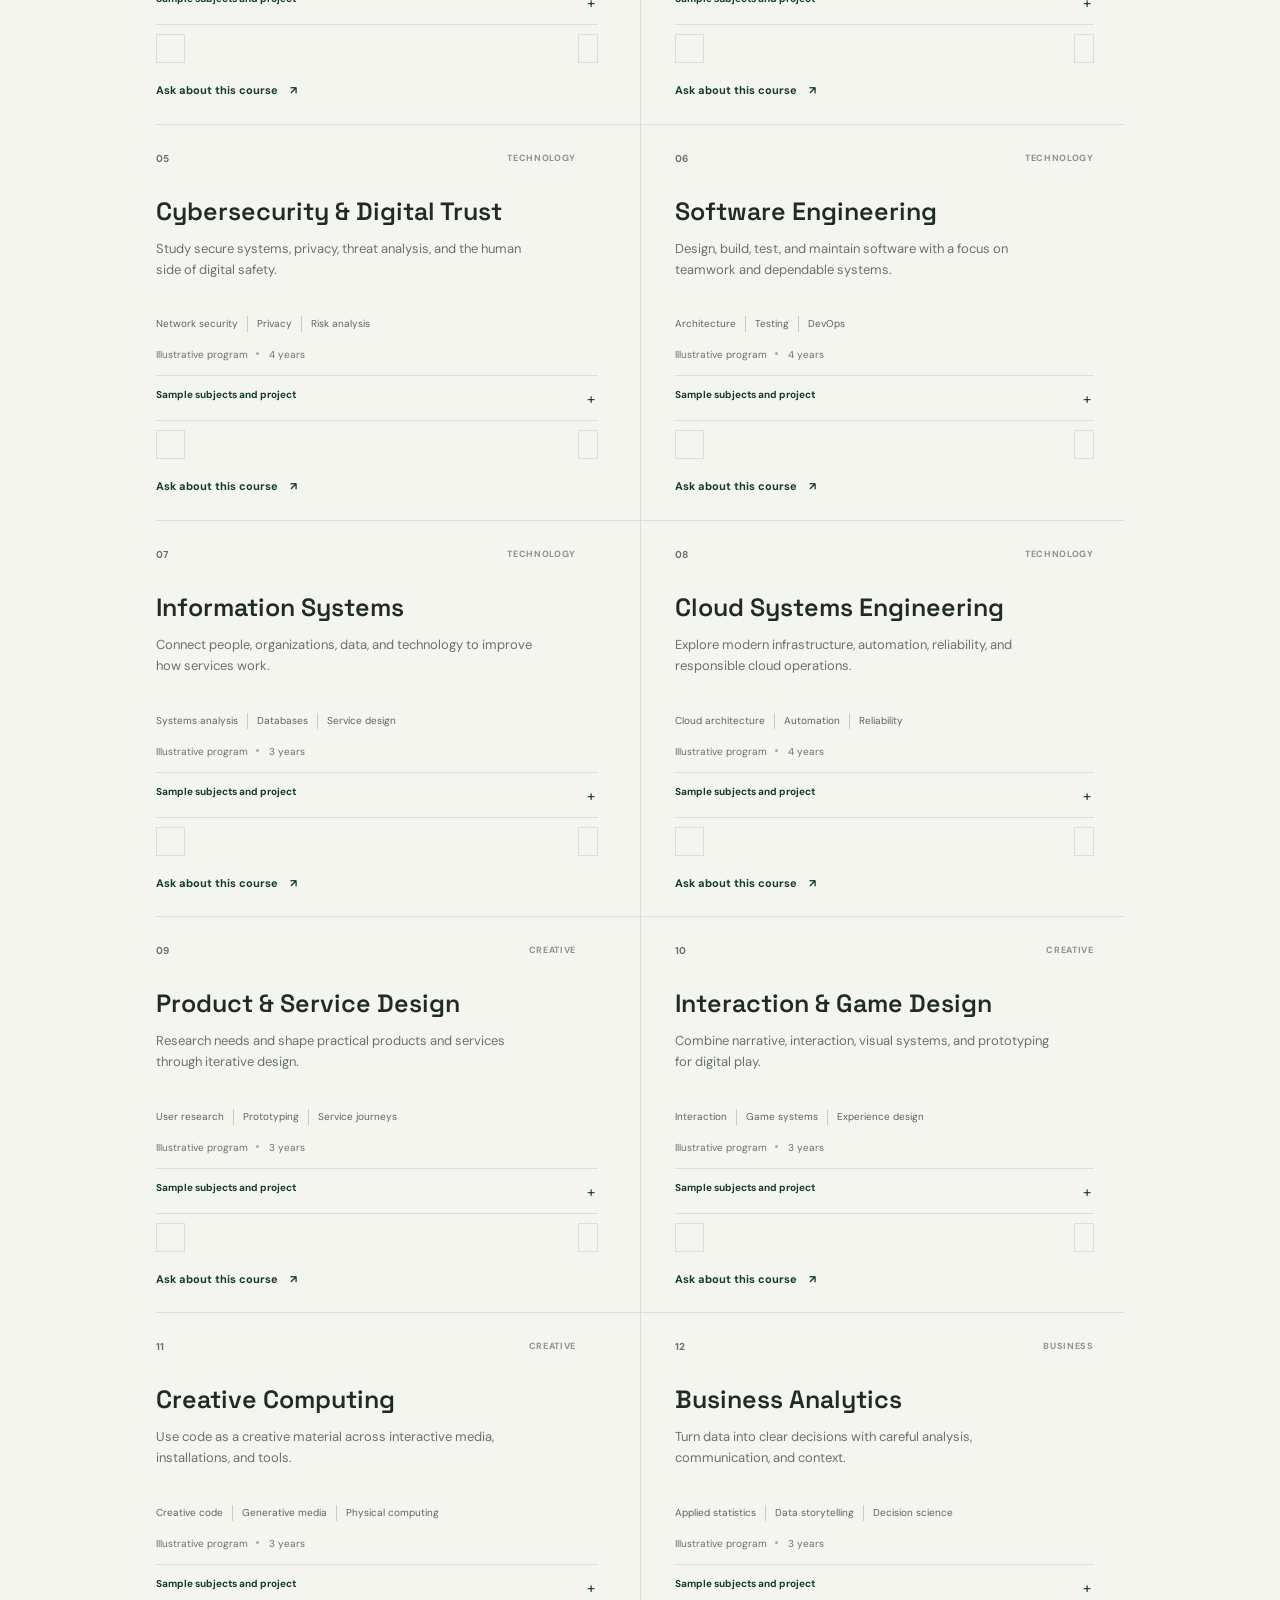
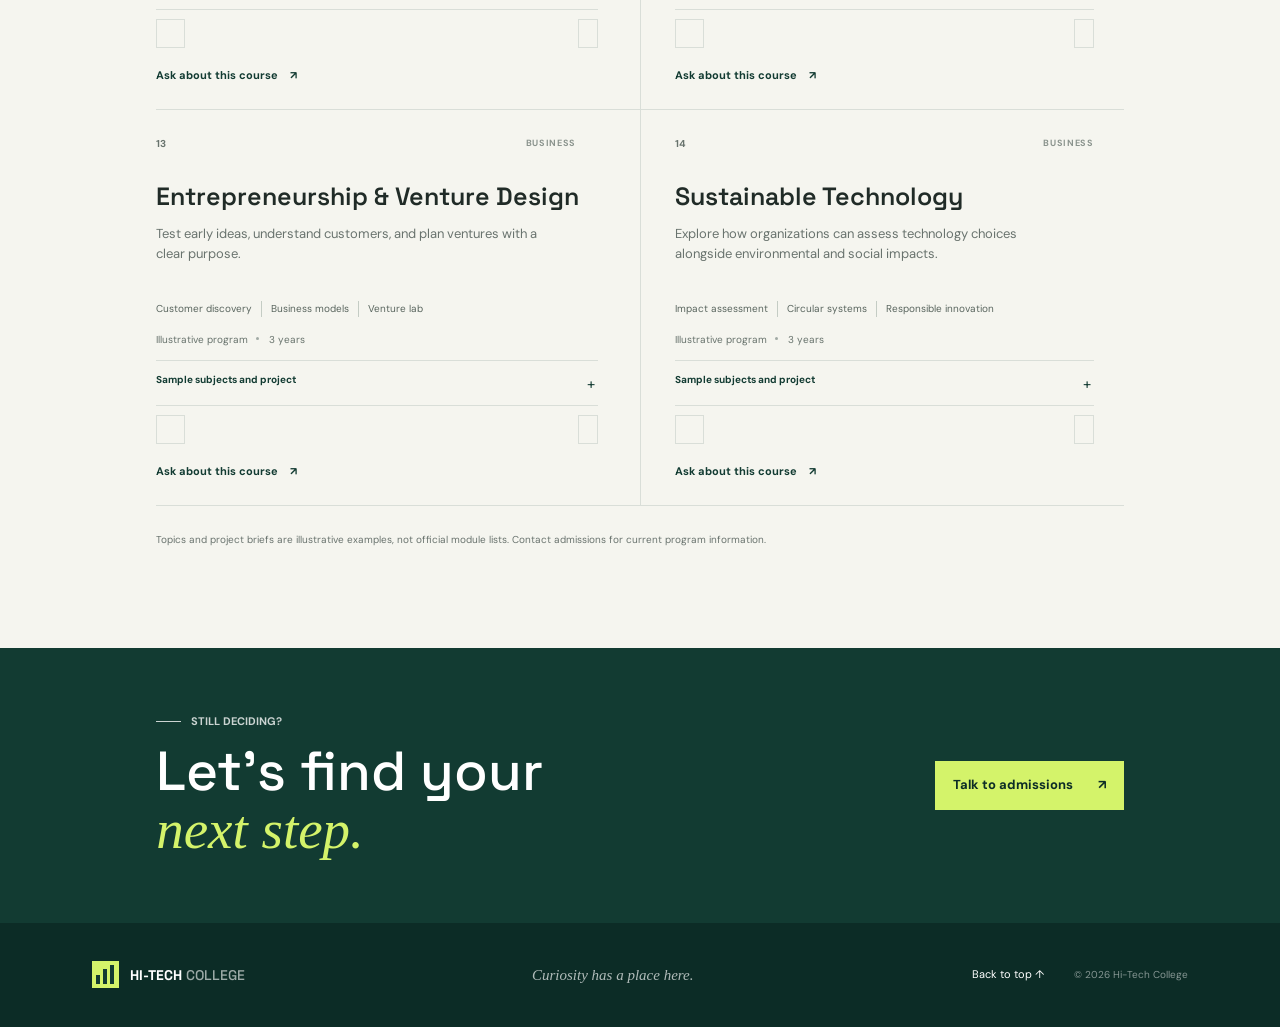
<file: courses.html>
<!doctype html>
<html lang="en">
<head>
  <meta charset="utf-8">
  <meta name="viewport" content="width=device-width, initial-scale=1">
  <meta name="theme-color" content="#123b32">
  <meta name="description" content="Browse technology, design, and business courses at Hi-Tech College.">
  <title>Courses | Hi-Tech College</title>
  <link rel="preconnect" href="https://fonts.googleapis.com">
  <link rel="preconnect" href="https://fonts.gstatic.com" crossorigin>
  <link href="https://fonts.googleapis.com/css2?family=DM+Sans:wght@400;500;600;700&family=Space+Grotesk:wght@400;500;600;700&display=swap" rel="stylesheet">
  <link rel="stylesheet" href="styles.css">
  <script src="script.js" defer></script>
</head>
<body>
  <header class="site-header">
    <a class="brand" href="index.html#home" aria-label="Hi-Tech College home">
      <span class="brand-mark" aria-hidden="true"><span></span><span></span><span></span></span>
      <span>HI-TECH <b>COLLEGE</b></span>
    </a>
    <button class="menu-toggle" type="button" aria-expanded="false" aria-controls="site-nav" aria-label="Open navigation"><span></span><span></span></button>
    <nav class="site-nav" id="site-nav" aria-label="Main navigation">
      <a href="courses.html" aria-current="page">Study</a>
      <a href="research.html">Research</a>
      <a href="events.html">Events</a>
      <a href="updates.html">Updates</a>
      <a href="campus.html">Campus life</a>
      <a href="about.html">About</a>
      <a href="login.html">Login</a>
      <a href="portal.html">Portal preview</a>
      <a class="nav-apply" href="admissions.html">Apply now <span aria-hidden="true">↗</span></a>
      <button class="theme-toggle" id="theme-toggle" type="button" aria-label="Switch to dark mode" aria-pressed="false"><span aria-hidden="true">◐</span><span>Dark mode</span></button>
    </nav>
  </header>

  <main>
    <section class="page-hero courses-hero" aria-labelledby="courses-title">
      <div class="page-hero-content">
        <p class="eyebrow light"><span class="eyebrow-line"></span> Your next idea starts here</p>
        <h1 id="courses-title">Find your<br><span>field.</span></h1>
        <p>Four ways to turn curiosity into useful skills, meaningful work, and a future you can shape.</p>
      </div>
    </section>

    <section class="course-list-section section-pad" aria-labelledby="course-list-title">
      <div class="section-heading">
        <div>
          <p class="eyebrow"><span class="eyebrow-line"></span> Programs of study</p>
          <h2 id="course-list-title">Choose a <span>starting point.</span></h2>
        </div>
        <p class="section-description">Learn through projects, close collaboration, and a curriculum connected to the world outside campus.</p>
      </div>
      <div class="program-toolbar" aria-label="Filter courses">
        <label class="course-search"><span aria-hidden="true">⌕</span><input id="course-search" type="search" placeholder="Search courses or topics" aria-label="Search courses or topics"></label>
        <div class="filter-list" role="group" aria-label="Course category">
          <button class="filter-button active" type="button" data-filter="all" aria-pressed="true">All courses</button>
          <button class="filter-button" type="button" data-filter="technology" aria-pressed="false">Technology</button>
          <button class="filter-button" type="button" data-filter="creative" aria-pressed="false">Creative</button>
          <button class="filter-button" type="button" data-filter="business" aria-pressed="false">Business</button>
        </div>
        <span class="program-count" data-item-label="course" aria-live="polite">14 courses</span>
      </div>
      <div class="course-tools" aria-label="Course catalog tools">
        <label class="course-sort-label" for="course-sort">Sort by
          <select id="course-sort"><option value="name">Course name</option><option value="duration">Shortest duration</option><option value="category">Subject area</option></select>
        </label>
        <button class="course-tool-button" id="favorites-only" type="button" aria-pressed="false">Saved courses <span id="favorite-count">0</span></button>
        <button class="course-tool-button" id="toggle-outlines" type="button" aria-pressed="false">Expand outlines</button>
        <button class="course-tool-button" id="compare-courses" type="button" disabled>Compare <span id="compare-count">0</span></button>
        <button class="course-tool-button" id="export-catalog" type="button">Download list ↓</button>
      </div>

      <div class="program-grid course-grid" id="course-grid">
        <article class="program-card course-card" id="computer-science" data-category="technology" data-duration-years="4">
          <div class="program-number">01 <span>TECHNOLOGY</span></div>
          <h3>Computer Science</h3>
          <p>Build a strong foundation in programming, systems, and software engineering. Learn to make reliable tools for real people.</p>
          <div class="course-topics"><span>Programming</span><span>Software engineering</span><span>Team project</span></div>
          <div class="program-meta"><span>Bachelor's degree</span><span>4 years</span></div>
          <details class="course-details"><summary>Sample subjects and project</summary><div><p>Possible topics include algorithms, databases, software design, and secure systems.</p><p><b>Project idea:</b> Prototype a useful digital service and test it with people who might use it.</p></div></details>
          <a class="course-action" href="admissions.html">Ask about this course <span aria-hidden="true">↗</span></a>
        </article>
        <article class="program-card course-card" id="digital-design" data-category="creative" data-duration-years="3">
          <div class="program-number">02 <span>CREATIVE</span></div>
          <h3>Digital Design</h3>
          <p>Combine visual craft, research, and prototyping to create clear, inclusive digital experiences.</p>
          <div class="course-topics"><span>Visual systems</span><span>UX research</span><span>Interactive media</span></div>
          <div class="program-meta"><span>Bachelor's degree</span><span>3 years</span></div>
          <details class="course-details"><summary>Sample subjects and project</summary><div><p>Possible topics include visual communication, interface design, accessibility, and prototyping.</p><p><b>Project idea:</b> Research a user need and develop an inclusive interactive concept.</p></div></details>
          <a class="course-action" href="admissions.html">Ask about this course <span aria-hidden="true">↗</span></a>
        </article>
        <article class="program-card course-card" id="data-ai" data-category="technology" data-duration-years="4">
          <div class="program-number">03 <span>TECHNOLOGY</span></div>
          <h3>Data &amp; AI</h3>
          <p>Explore data science, machine learning, and responsible AI through practical, evidence-led projects.</p>
          <div class="course-topics"><span>Data science</span><span>Machine learning</span><span>Responsible AI</span></div>
          <div class="program-meta"><span>Bachelor's degree</span><span>4 years</span></div>
          <details class="course-details"><summary>Sample subjects and project</summary><div><p>Possible topics include statistics, data visualization, machine learning, and model evaluation.</p><p><b>Project idea:</b> Investigate a dataset, explain its limitations, and present a responsible recommendation.</p></div></details>
          <a class="course-action" href="admissions.html">Ask about this course <span aria-hidden="true">↗</span></a>
        </article>
        <article class="program-card course-card" id="business-innovation" data-category="business" data-duration-years="3">
          <div class="program-number">04 <span>BUSINESS</span></div>
          <h3>Business Innovation</h3>
          <p>Learn how to test ideas, understand markets, and grow sustainable organizations with purpose.</p>
          <div class="course-topics"><span>Entrepreneurship</span><span>Market strategy</span><span>Business lab</span></div>
          <div class="program-meta"><span>Bachelor's degree</span><span>3 years</span></div>
          <details class="course-details"><summary>Sample subjects and project</summary><div><p>Possible topics include customer research, business models, operations, and sustainable growth.</p><p><b>Project idea:</b> Test an early-stage service concept and outline a responsible launch plan.</p></div></details>
          <a class="course-action" href="admissions.html">Ask about this course <span aria-hidden="true">↗</span></a>
        </article>
        <article class="program-card course-card" id="cybersecurity" data-category="technology" data-duration-years="4">
          <div class="program-number">05 <span>TECHNOLOGY</span></div><h3>Cybersecurity &amp; Digital Trust</h3><p>Study secure systems, privacy, threat analysis, and the human side of digital safety.</p><div class="course-topics"><span>Network security</span><span>Privacy</span><span>Risk analysis</span></div><div class="program-meta"><span>Illustrative program</span><span>4 years</span></div><details class="course-details"><summary>Sample subjects and project</summary><div><p>Possible topics include threat modeling, secure development, digital forensics, and privacy engineering.</p><p><b>Project idea:</b> Review a sample service and propose a safer user journey.</p></div></details><a class="course-action" href="admissions.html">Ask about this course <span aria-hidden="true">↗</span></a>
        </article>
        <article class="program-card course-card" id="software-engineering" data-category="technology" data-duration-years="4">
          <div class="program-number">06 <span>TECHNOLOGY</span></div><h3>Software Engineering</h3><p>Design, build, test, and maintain software with a focus on teamwork and dependable systems.</p><div class="course-topics"><span>Architecture</span><span>Testing</span><span>DevOps</span></div><div class="program-meta"><span>Illustrative program</span><span>4 years</span></div><details class="course-details"><summary>Sample subjects and project</summary><div><p>Possible topics include software architecture, automated testing, distributed systems, and delivery practices.</p><p><b>Project idea:</b> Build a small team application with a documented testing plan.</p></div></details><a class="course-action" href="admissions.html">Ask about this course <span aria-hidden="true">↗</span></a>
        </article>
        <article class="program-card course-card" id="information-systems" data-category="technology" data-duration-years="3">
          <div class="program-number">07 <span>TECHNOLOGY</span></div><h3>Information Systems</h3><p>Connect people, organizations, data, and technology to improve how services work.</p><div class="course-topics"><span>Systems analysis</span><span>Databases</span><span>Service design</span></div><div class="program-meta"><span>Illustrative program</span><span>3 years</span></div><details class="course-details"><summary>Sample subjects and project</summary><div><p>Possible topics include process mapping, database design, systems analysis, and technology governance.</p><p><b>Project idea:</b> Map a service workflow and prototype one improvement.</p></div></details><a class="course-action" href="admissions.html">Ask about this course <span aria-hidden="true">↗</span></a>
        </article>
        <article class="program-card course-card" id="cloud-systems" data-category="technology" data-duration-years="4">
          <div class="program-number">08 <span>TECHNOLOGY</span></div><h3>Cloud Systems Engineering</h3><p>Explore modern infrastructure, automation, reliability, and responsible cloud operations.</p><div class="course-topics"><span>Cloud architecture</span><span>Automation</span><span>Reliability</span></div><div class="program-meta"><span>Illustrative program</span><span>4 years</span></div><details class="course-details"><summary>Sample subjects and project</summary><div><p>Possible topics include cloud platforms, infrastructure as code, observability, and cost-aware design.</p><p><b>Project idea:</b> Plan a resilient hosting setup for a small digital service.</p></div></details><a class="course-action" href="admissions.html">Ask about this course <span aria-hidden="true">↗</span></a>
        </article>
        <article class="program-card course-card" id="product-service-design" data-category="creative" data-duration-years="3">
          <div class="program-number">09 <span>CREATIVE</span></div><h3>Product &amp; Service Design</h3><p>Research needs and shape practical products and services through iterative design.</p><div class="course-topics"><span>User research</span><span>Prototyping</span><span>Service journeys</span></div><div class="program-meta"><span>Illustrative program</span><span>3 years</span></div><details class="course-details"><summary>Sample subjects and project</summary><div><p>Possible topics include design research, service blueprints, usability testing, and product strategy.</p><p><b>Project idea:</b> Prototype a clearer way to complete a common service task.</p></div></details><a class="course-action" href="admissions.html">Ask about this course <span aria-hidden="true">↗</span></a>
        </article>
        <article class="program-card course-card" id="interaction-game-design" data-category="creative" data-duration-years="3">
          <div class="program-number">10 <span>CREATIVE</span></div><h3>Interaction &amp; Game Design</h3><p>Combine narrative, interaction, visual systems, and prototyping for digital play.</p><div class="course-topics"><span>Interaction</span><span>Game systems</span><span>Experience design</span></div><div class="program-meta"><span>Illustrative program</span><span>3 years</span></div><details class="course-details"><summary>Sample subjects and project</summary><div><p>Possible topics include player experience, interaction patterns, mechanics, and accessible play.</p><p><b>Project idea:</b> Create and test a short playable prototype.</p></div></details><a class="course-action" href="admissions.html">Ask about this course <span aria-hidden="true">↗</span></a>
        </article>
        <article class="program-card course-card" id="creative-computing" data-category="creative" data-duration-years="3">
          <div class="program-number">11 <span>CREATIVE</span></div><h3>Creative Computing</h3><p>Use code as a creative material across interactive media, installations, and tools.</p><div class="course-topics"><span>Creative code</span><span>Generative media</span><span>Physical computing</span></div><div class="program-meta"><span>Illustrative program</span><span>3 years</span></div><details class="course-details"><summary>Sample subjects and project</summary><div><p>Possible topics include creative coding, digital fabrication, generative visuals, and interactive sound.</p><p><b>Project idea:</b> Build an interactive installation around a question you care about.</p></div></details><a class="course-action" href="admissions.html">Ask about this course <span aria-hidden="true">↗</span></a>
        </article>
        <article class="program-card course-card" id="business-analytics" data-category="business" data-duration-years="3">
          <div class="program-number">12 <span>BUSINESS</span></div><h3>Business Analytics</h3><p>Turn data into clear decisions with careful analysis, communication, and context.</p><div class="course-topics"><span>Applied statistics</span><span>Data storytelling</span><span>Decision science</span></div><div class="program-meta"><span>Illustrative program</span><span>3 years</span></div><details class="course-details"><summary>Sample subjects and project</summary><div><p>Possible topics include business metrics, forecasting, visualization, and evidence-based decisions.</p><p><b>Project idea:</b> Analyze a sample business question and present a recommendation with caveats.</p></div></details><a class="course-action" href="admissions.html">Ask about this course <span aria-hidden="true">↗</span></a>
        </article>
        <article class="program-card course-card" id="venture-design" data-category="business" data-duration-years="3">
          <div class="program-number">13 <span>BUSINESS</span></div><h3>Entrepreneurship &amp; Venture Design</h3><p>Test early ideas, understand customers, and plan ventures with a clear purpose.</p><div class="course-topics"><span>Customer discovery</span><span>Business models</span><span>Venture lab</span></div><div class="program-meta"><span>Illustrative program</span><span>3 years</span></div><details class="course-details"><summary>Sample subjects and project</summary><div><p>Possible topics include opportunity discovery, venture finance, experimentation, and responsible growth.</p><p><b>Project idea:</b> Test a small service concept and explain what you would validate next.</p></div></details><a class="course-action" href="admissions.html">Ask about this course <span aria-hidden="true">↗</span></a>
        </article>
        <article class="program-card course-card" id="sustainable-technology" data-category="business" data-duration-years="3">
          <div class="program-number">14 <span>BUSINESS</span></div><h3>Sustainable Technology</h3><p>Explore how organizations can assess technology choices alongside environmental and social impacts.</p><div class="course-topics"><span>Impact assessment</span><span>Circular systems</span><span>Responsible innovation</span></div><div class="program-meta"><span>Illustrative program</span><span>3 years</span></div><details class="course-details"><summary>Sample subjects and project</summary><div><p>Possible topics include lifecycle thinking, sustainable operations, impact measurement, and policy context.</p><p><b>Project idea:</b> Compare two technology approaches using a transparent impact framework.</p></div></details><a class="course-action" href="admissions.html">Ask about this course <span aria-hidden="true">↗</span></a>
        </article>
      </div>
      <p class="empty-state" id="empty-state" hidden>No courses in this area just yet. Choose another category.</p>
      <p class="course-outline-note">Topics and project briefs are illustrative examples, not official module lists. Contact admissions for current program information.</p>
    </section>

    <dialog class="compare-dialog" id="compare-dialog" aria-labelledby="compare-title">
      <div class="compare-dialog-heading"><div><p class="eyebrow"><span class="eyebrow-line"></span> SIDE BY SIDE</p><h2 id="compare-title">Compare courses.</h2></div><button type="button" class="compare-close" id="compare-close" aria-label="Close comparison">×</button></div>
      <div class="compare-table-wrap" id="compare-table-wrap"></div>
    </dialog>

    <section class="course-cta">
      <div><p class="eyebrow light"><span class="eyebrow-line"></span> Still deciding?</p><h2>Let's find your<br><span>next step.</span></h2></div>
      <a class="button button-lime" href="index.html#apply">Talk to admissions <span aria-hidden="true">↗</span></a>
    </section>
  </main>

  <footer class="site-footer">
    <a class="brand footer-brand" href="index.html#home" aria-label="Hi-Tech College home">
      <span class="brand-mark" aria-hidden="true"><span></span><span></span><span></span></span>
      <span>HI-TECH <b>COLLEGE</b></span>
    </a>
    <p>Curiosity has a place here.</p>
    <a class="back-top" href="#top">Back to top ↑</a>
    <span class="copyright">© 2026 Hi-Tech College</span>
  </footer>
</body>
</html>
</file>
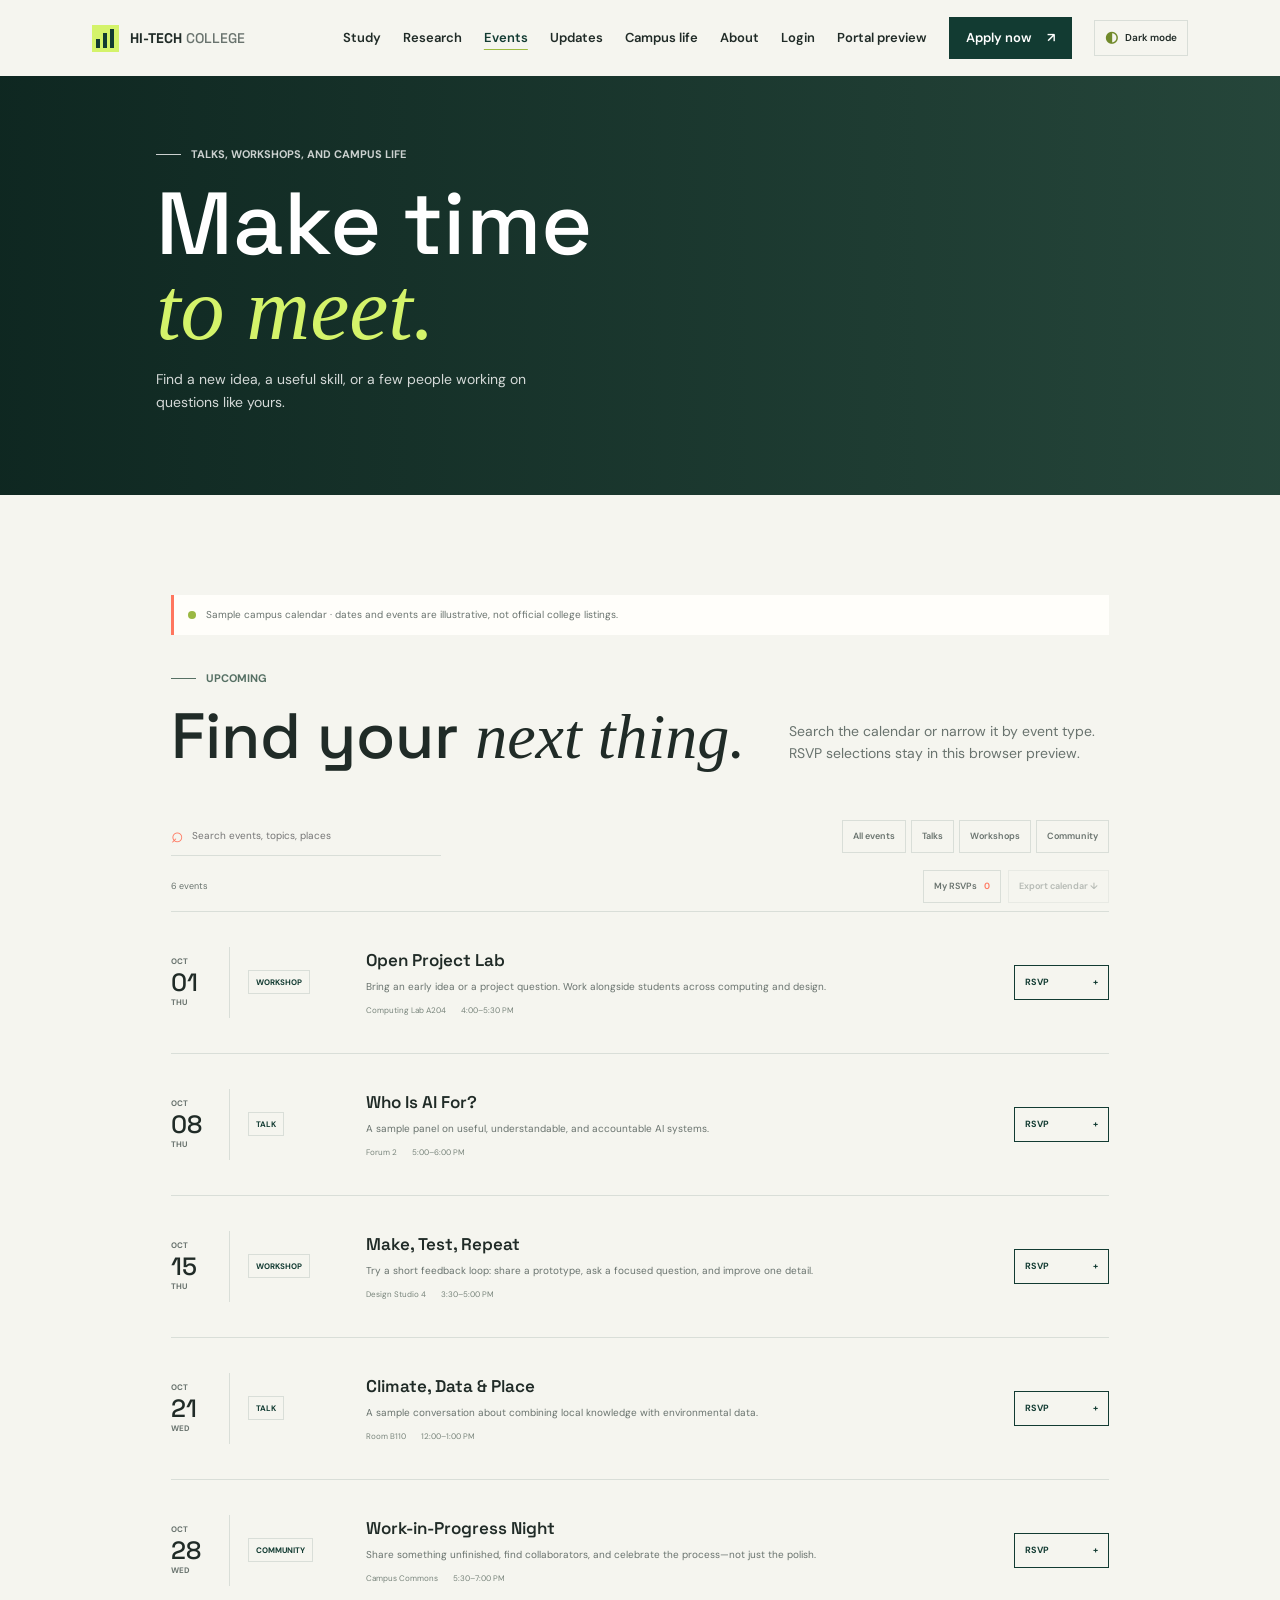
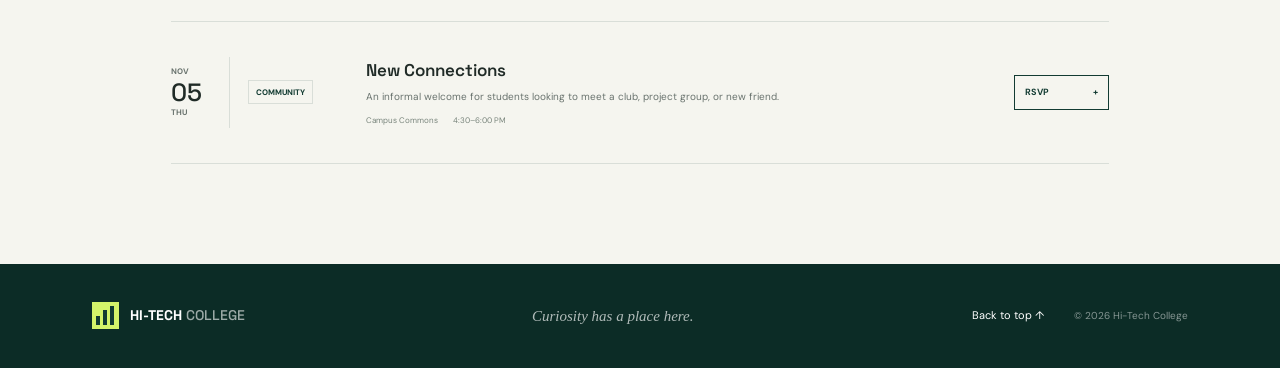
<file: events.html>
<!doctype html>
<html lang="en">
<head>
  <meta charset="utf-8">
  <meta name="viewport" content="width=device-width, initial-scale=1">
  <meta name="theme-color" content="#123b32">
  <meta name="description" content="Explore sample talks, workshops, and community events at Hi-Tech College.">
  <title>Events | Hi-Tech College</title>
  <link rel="preconnect" href="https://fonts.googleapis.com">
  <link rel="preconnect" href="https://fonts.gstatic.com" crossorigin>
  <link href="https://fonts.googleapis.com/css2?family=DM+Sans:wght@400;500;600;700&family=Space+Grotesk:wght@400;500;600;700&display=swap" rel="stylesheet">
  <link rel="stylesheet" href="styles.css">
  <script src="script.js" defer></script>
</head>
<body>
  <header class="site-header">
    <a class="brand" href="index.html#home" aria-label="Hi-Tech College home"><span class="brand-mark" aria-hidden="true"><span></span><span></span><span></span></span><span>HI-TECH <b>COLLEGE</b></span></a>
    <button class="menu-toggle" type="button" aria-expanded="false" aria-controls="site-nav" aria-label="Open navigation"><span></span><span></span></button>
    <nav class="site-nav" id="site-nav" aria-label="Main navigation">
      <a href="courses.html">Study</a><a href="research.html">Research</a><a href="events.html" aria-current="page">Events</a><a href="updates.html">Updates</a><a href="campus.html">Campus life</a><a href="about.html">About</a><a href="login.html">Login</a><a href="portal.html">Portal preview</a><a class="nav-apply" href="admissions.html">Apply now <span aria-hidden="true">↗</span></a>
      <button class="theme-toggle" id="theme-toggle" type="button" aria-label="Switch to dark mode" aria-pressed="false"><span aria-hidden="true">◐</span><span>Dark mode</span></button>
    </nav>
  </header>

  <main>
    <section class="page-hero events-hero" aria-labelledby="events-title">
      <div class="page-hero-content"><p class="eyebrow light"><span class="eyebrow-line"></span> Talks, workshops, and campus life</p><h1 id="events-title">Make time<br><span>to meet.</span></h1><p>Find a new idea, a useful skill, or a few people working on questions like yours.</p></div>
    </section>

    <section class="events-section section-pad" aria-labelledby="events-list-title">
      <div class="events-notice"><span class="demo-dot"></span><p>Sample campus calendar · dates and events are illustrative, not official college listings.</p></div>
      <div class="section-heading"><div><p class="eyebrow"><span class="eyebrow-line"></span> Upcoming</p><h2 id="events-list-title">Find your <span>next thing.</span></h2></div><p class="section-description">Search the calendar or narrow it by event type. RSVP selections stay in this browser preview.</p></div>
      <div class="events-toolbar">
        <label class="event-search"><span aria-hidden="true">⌕</span><input id="event-search" type="search" placeholder="Search events, topics, places" aria-label="Search events, topics, and places"></label>
        <div class="event-filters" role="group" aria-label="Filter events">
          <button type="button" data-event-filter="all" aria-pressed="true">All events</button>
          <button type="button" data-event-filter="talk">Talks</button>
          <button type="button" data-event-filter="workshop">Workshops</button>
          <button type="button" data-event-filter="community">Community</button>
        </div>
      </div>
      <div class="events-summary"><span id="event-count" aria-live="polite">6 events</span><div><button type="button" id="my-events-toggle" aria-pressed="false">My RSVPs <span id="my-event-count">0</span></button><button type="button" id="export-events" disabled>Export calendar ↓</button></div></div>
      <div class="event-list" id="event-list">
        <article class="event-row" data-event-id="open-lab" data-category="workshop" data-date="2026-10-01" data-start="16:00" data-end="17:30">
          <time class="event-date" datetime="2026-10-01"><span>OCT</span><b>01</b><small>THU</small></time><div class="event-kind">WORKSHOP</div><div class="event-info"><h3>Open Project Lab</h3><p>Bring an early idea or a project question. Work alongside students across computing and design.</p><div><span>Computing Lab A204</span><span>4:00–5:30 PM</span></div></div><button class="event-rsvp" type="button" data-rsvp="open-lab" aria-pressed="false">RSVP <span aria-hidden="true">+</span></button>
        </article>
        <article class="event-row" data-event-id="responsible-ai" data-category="talk" data-date="2026-10-08" data-start="17:00" data-end="18:00">
          <time class="event-date" datetime="2026-10-08"><span>OCT</span><b>08</b><small>THU</small></time><div class="event-kind">TALK</div><div class="event-info"><h3>Who Is AI For?</h3><p>A sample panel on useful, understandable, and accountable AI systems.</p><div><span>Forum 2</span><span>5:00–6:00 PM</span></div></div><button class="event-rsvp" type="button" data-rsvp="responsible-ai" aria-pressed="false">RSVP <span aria-hidden="true">+</span></button>
        </article>
        <article class="event-row" data-event-id="design-critique" data-category="workshop" data-date="2026-10-15" data-start="15:30" data-end="17:00">
          <time class="event-date" datetime="2026-10-15"><span>OCT</span><b>15</b><small>THU</small></time><div class="event-kind">WORKSHOP</div><div class="event-info"><h3>Make, Test, Repeat</h3><p>Try a short feedback loop: share a prototype, ask a focused question, and improve one detail.</p><div><span>Design Studio 4</span><span>3:30–5:00 PM</span></div></div><button class="event-rsvp" type="button" data-rsvp="design-critique" aria-pressed="false">RSVP <span aria-hidden="true">+</span></button>
        </article>
        <article class="event-row" data-event-id="climate-conversation" data-category="talk" data-date="2026-10-21" data-start="12:00" data-end="13:00">
          <time class="event-date" datetime="2026-10-21"><span>OCT</span><b>21</b><small>WED</small></time><div class="event-kind">TALK</div><div class="event-info"><h3>Climate, Data &amp; Place</h3><p>A sample conversation about combining local knowledge with environmental data.</p><div><span>Room B110</span><span>12:00–1:00 PM</span></div></div><button class="event-rsvp" type="button" data-rsvp="climate-conversation" aria-pressed="false">RSVP <span aria-hidden="true">+</span></button>
        </article>
        <article class="event-row" data-event-id="portfolio-night" data-category="community" data-date="2026-10-28" data-start="17:30" data-end="19:00">
          <time class="event-date" datetime="2026-10-28"><span>OCT</span><b>28</b><small>WED</small></time><div class="event-kind">COMMUNITY</div><div class="event-info"><h3>Work-in-Progress Night</h3><p>Share something unfinished, find collaborators, and celebrate the process—not just the polish.</p><div><span>Campus Commons</span><span>5:30–7:00 PM</span></div></div><button class="event-rsvp" type="button" data-rsvp="portfolio-night" aria-pressed="false">RSVP <span aria-hidden="true">+</span></button>
        </article>
        <article class="event-row" data-event-id="student-welcome" data-category="community" data-date="2026-11-05" data-start="16:30" data-end="18:00">
          <time class="event-date" datetime="2026-11-05"><span>NOV</span><b>05</b><small>THU</small></time><div class="event-kind">COMMUNITY</div><div class="event-info"><h3>New Connections</h3><p>An informal welcome for students looking to meet a club, project group, or new friend.</p><div><span>Campus Commons</span><span>4:30–6:00 PM</span></div></div><button class="event-rsvp" type="button" data-rsvp="student-welcome" aria-pressed="false">RSVP <span aria-hidden="true">+</span></button>
        </article>
      </div>
      <p class="event-empty" id="event-empty" hidden>No events match your search. Try another topic or event type.</p>
    </section>
  </main>

  <footer class="site-footer"><a class="brand footer-brand" href="index.html#home" aria-label="Hi-Tech College home"><span class="brand-mark" aria-hidden="true"><span></span><span></span><span></span></span><span>HI-TECH <b>COLLEGE</b></span></a><p>Curiosity has a place here.</p><a class="back-top" href="#top">Back to top ↑</a><span class="copyright">© 2026 Hi-Tech College</span></footer>
</body>
</html>
</file>
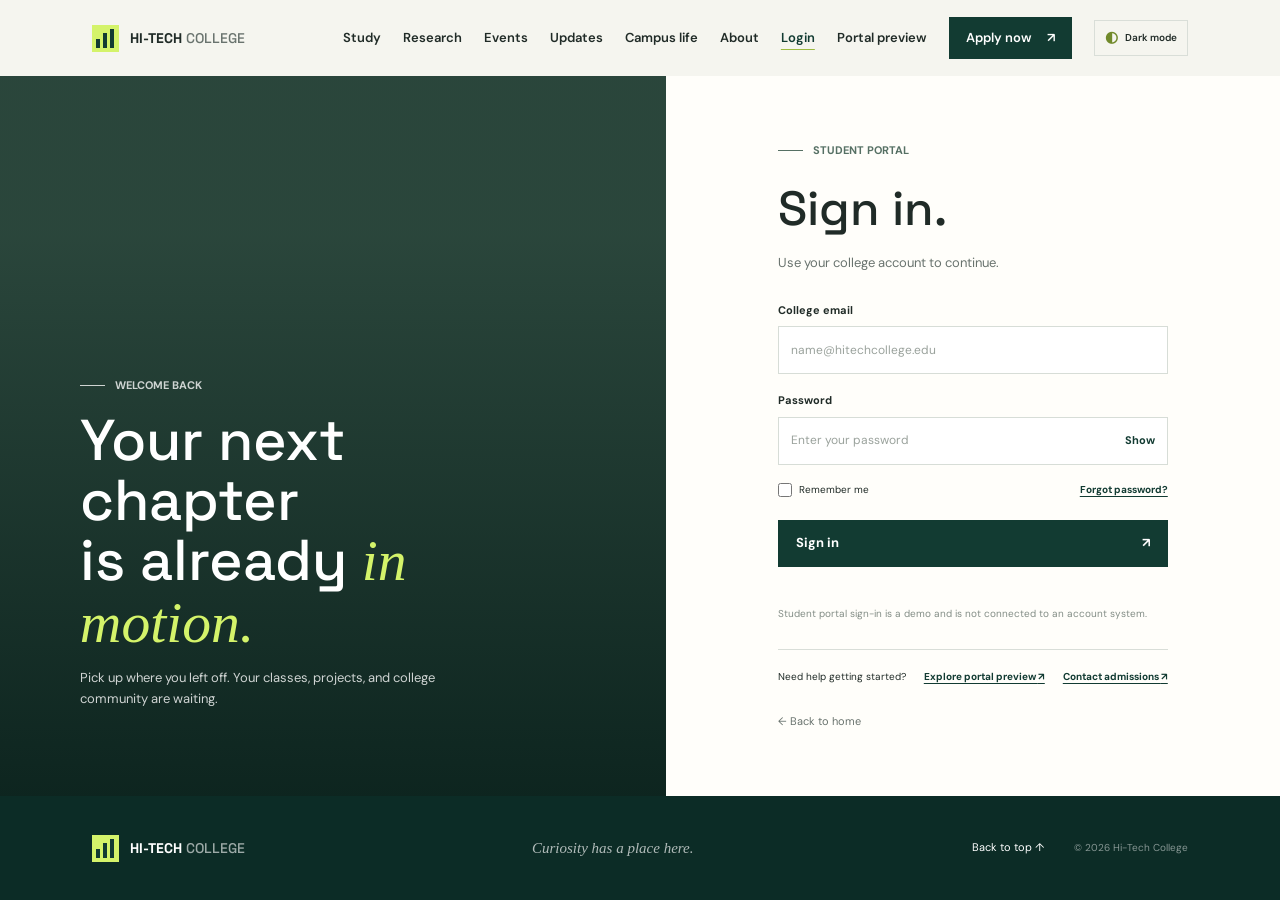
<file: login.html>
<!doctype html>
<html lang="en">
<head>
  <meta charset="utf-8">
  <meta name="viewport" content="width=device-width, initial-scale=1">
  <meta name="theme-color" content="#123b32">
  <meta name="description" content="Sign in to the Hi-Tech College student portal.">
  <title>Student Login | Hi-Tech College</title>
  <link rel="preconnect" href="https://fonts.googleapis.com">
  <link rel="preconnect" href="https://fonts.gstatic.com" crossorigin>
  <link href="https://fonts.googleapis.com/css2?family=DM+Sans:wght@400;500;600;700&family=Space+Grotesk:wght@400;500;600;700&display=swap" rel="stylesheet">
  <link rel="stylesheet" href="styles.css">
  <script src="script.js" defer></script>
</head>
<body class="login-page">
  <header class="site-header">
    <a class="brand" href="index.html#home" aria-label="Hi-Tech College home">
      <span class="brand-mark" aria-hidden="true"><span></span><span></span><span></span></span>
      <span>HI-TECH <b>COLLEGE</b></span>
    </a>
    <button class="menu-toggle" type="button" aria-expanded="false" aria-controls="site-nav" aria-label="Open navigation"><span></span><span></span></button>
    <nav class="site-nav" id="site-nav" aria-label="Main navigation">
      <a href="courses.html">Study</a>
      <a href="research.html">Research</a>
      <a href="events.html">Events</a>
      <a href="updates.html">Updates</a>
      <a href="campus.html">Campus life</a>
      <a href="about.html">About</a>
      <a href="login.html" aria-current="page">Login</a>
      <a href="portal.html">Portal preview</a>
      <a class="nav-apply" href="admissions.html">Apply now <span aria-hidden="true">↗</span></a>
      <button class="theme-toggle" id="theme-toggle" type="button" aria-label="Switch to dark mode" aria-pressed="false"><span aria-hidden="true">◐</span><span>Dark mode</span></button>
    </nav>
  </header>

  <main class="login-main">
    <section class="login-visual" aria-label="Hi-Tech College campus">
      <div class="login-visual-shade"></div>
      <div class="login-visual-copy">
        <p class="eyebrow light"><span class="eyebrow-line"></span> Welcome back</p>
        <h1>Your next chapter<br>is already <span>in motion.</span></h1>
        <p>Pick up where you left off. Your classes, projects, and college community are waiting.</p>
      </div>
    </section>

    <section class="login-panel" aria-labelledby="login-title">
      <div class="login-form-wrap">
        <p class="eyebrow"><span class="eyebrow-line"></span> Student portal</p>
        <h2 id="login-title">Sign in.</h2>
        <p class="login-intro">Use your college account to continue.</p>
        <form class="student-login-form" id="login-form">
          <label for="student-email">College email</label>
          <input id="student-email" name="email" type="email" autocomplete="username" required placeholder="name@hitechcollege.edu">
          <label for="password">Password</label>
          <div class="password-field">
            <input id="password" name="password" type="password" autocomplete="current-password" minlength="8" required placeholder="Enter your password">
            <button class="password-toggle" id="password-toggle" type="button" aria-label="Show password" aria-pressed="false">Show</button>
          </div>
          <div class="login-options">
            <label class="remember-option"><input type="checkbox" name="remember"> <span>Remember me</span></label>
            <a href="mailto:admissions@hitechcollege.edu?subject=Student%20account%20help">Forgot password?</a>
          </div>
          <button class="button button-dark login-submit" type="submit">Sign in <span aria-hidden="true">↗</span></button>
          <p class="form-message" id="login-message" role="status" aria-live="polite"></p>
          <p class="login-demo-note">Student portal sign-in is a demo and is not connected to an account system.</p>
        </form>
        <div class="login-help"><span>Need help getting started?</span><a href="portal.html">Explore portal preview <span aria-hidden="true">↗</span></a><a href="index.html#apply">Contact admissions <span aria-hidden="true">↗</span></a></div>
      </div>
      <a class="login-back" href="index.html">← Back to home</a>
    </section>
  </main>

  <footer class="site-footer">
    <a class="brand footer-brand" href="index.html#home" aria-label="Hi-Tech College home">
      <span class="brand-mark" aria-hidden="true"><span></span><span></span><span></span></span>
      <span>HI-TECH <b>COLLEGE</b></span>
    </a>
    <p>Curiosity has a place here.</p>
    <a class="back-top" href="#top">Back to top ↑</a>
    <span class="copyright">© 2026 Hi-Tech College</span>
  </footer>
</body>
</html>
</file>
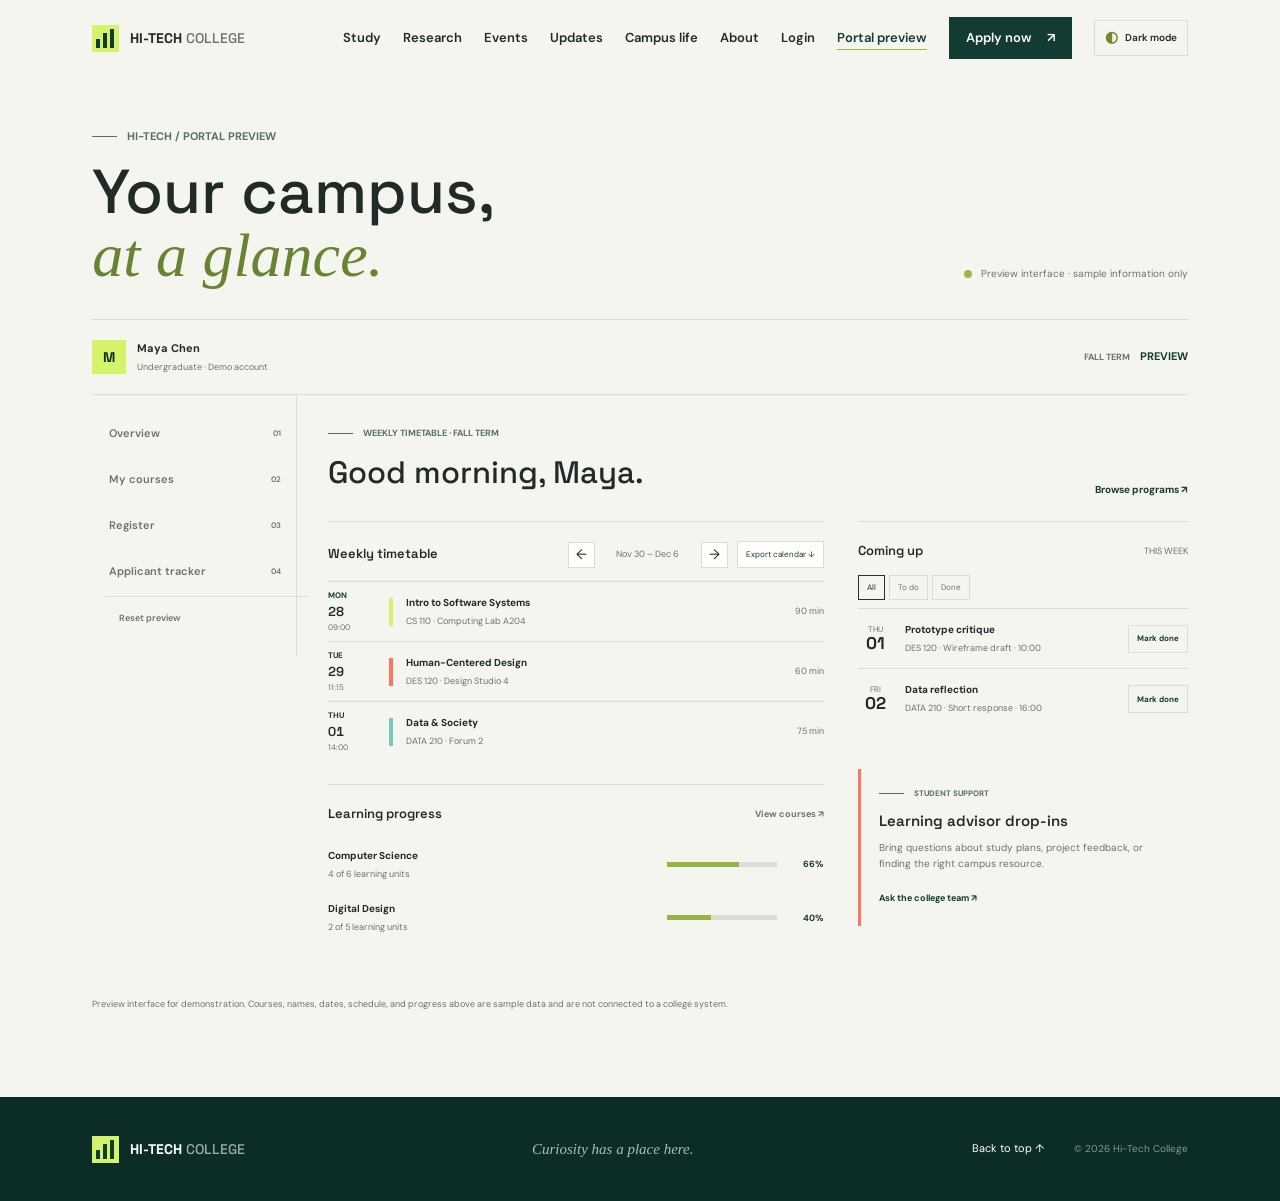
<file: portal.html>
<!doctype html>
<html lang="en">
<head>
  <meta charset="utf-8">
  <meta name="viewport" content="width=device-width, initial-scale=1">
  <meta name="theme-color" content="#123b32">
  <meta name="description" content="Preview the Hi-Tech College student and applicant portal interface.">
  <title>Portal Preview | Hi-Tech College</title>
  <link rel="preconnect" href="https://fonts.googleapis.com">
  <link rel="preconnect" href="https://fonts.gstatic.com" crossorigin>
  <link href="https://fonts.googleapis.com/css2?family=DM+Sans:wght@400;500;600;700&family=Space+Grotesk:wght@400;500;600;700&display=swap" rel="stylesheet">
  <link rel="stylesheet" href="styles.css">
  <script src="script.js" defer></script>
</head>
<body>
  <header class="site-header">
    <a class="brand" href="index.html#home" aria-label="Hi-Tech College home"><span class="brand-mark" aria-hidden="true"><span></span><span></span><span></span></span><span>HI-TECH <b>COLLEGE</b></span></a>
    <button class="menu-toggle" type="button" aria-expanded="false" aria-controls="site-nav" aria-label="Open navigation"><span></span><span></span></button>
    <nav class="site-nav" id="site-nav" aria-label="Main navigation">
      <a href="courses.html">Study</a><a href="research.html">Research</a><a href="events.html">Events</a><a href="updates.html">Updates</a><a href="campus.html">Campus life</a><a href="about.html">About</a><a href="login.html">Login</a><a href="portal.html" aria-current="page">Portal preview</a><a class="nav-apply" href="admissions.html">Apply now <span aria-hidden="true">↗</span></a>
      <button class="theme-toggle" id="theme-toggle" type="button" aria-label="Switch to dark mode" aria-pressed="false"><span aria-hidden="true">◐</span><span>Dark mode</span></button>
    </nav>
  </header>

  <main class="portal-page">
    <section class="portal-heading">
      <div>
        <p class="eyebrow"><span class="eyebrow-line"></span> HI-TECH / PORTAL PREVIEW</p>
        <h1>Your campus,<br><span>at a glance.</span></h1>
      </div>
      <p class="portal-demo-note"><span class="demo-dot"></span> Preview interface · sample information only</p>
    </section>

    <section class="portal-workspace" aria-label="Portal preview workspace">
      <div class="portal-topline">
        <div><span class="portal-avatar" aria-hidden="true">M</span><span><b>Maya Chen</b><small>Undergraduate · Demo account</small></span></div>
        <span class="portal-term">FALL TERM <b>PREVIEW</b></span>
      </div>

      <div class="portal-layout">
        <nav class="portal-sidebar" aria-label="Portal sections">
          <button type="button" data-portal-tab="overview" aria-controls="portal-panel-overview" aria-pressed="true"><span>Overview</span><small>01</small></button>
          <button type="button" data-portal-tab="courses" aria-controls="portal-panel-courses" aria-pressed="false"><span>My courses</span><small>02</small></button>
          <button type="button" data-portal-tab="register" aria-controls="portal-panel-register" aria-pressed="false"><span>Register</span><small>03</small></button>
          <button type="button" data-portal-tab="applicant" aria-controls="portal-panel-applicant" aria-pressed="false"><span>Applicant tracker</span><small>04</small></button>
          <button type="button" class="portal-reset-button" id="reset-portal-preview">Reset preview</button>
        </nav>
        <div class="portal-content">

      <section class="portal-panel" id="portal-panel-overview" data-portal-panel="overview" aria-labelledby="overview-heading">
        <div class="portal-section-title"><div><p class="eyebrow"><span class="eyebrow-line"></span> WEEKLY TIMETABLE · FALL TERM</p><h2 id="overview-heading">Good morning, Maya.</h2></div><a class="portal-inline-link" href="courses.html">Browse programs <span aria-hidden="true">↗</span></a></div>
        <div class="portal-overview-grid">
          <div class="portal-main-column">
            <section class="portal-module schedule-module">
              <div class="portal-module-heading"><h3>Weekly timetable</h3><div class="schedule-controls"><button type="button" data-week-shift="-1" aria-label="Previous week">←</button><span id="schedule-week-label" aria-live="polite"></span><button type="button" data-week-shift="1" aria-label="Next week">→</button><button type="button" id="export-schedule">Export calendar ↓</button></div></div>
              <article class="schedule-row"><time data-weekday="1"><span class="schedule-day">MON</span><span class="schedule-date">28</span><span class="schedule-time">09:00</span></time><span class="schedule-marker marker-lime"></span><div><b>Intro to Software Systems</b><span>CS 110 · Computing Lab A204</span></div><span class="schedule-duration">90 min</span></article>
              <article class="schedule-row"><time data-weekday="2"><span class="schedule-day">TUE</span><span class="schedule-date">29</span><span class="schedule-time">11:15</span></time><span class="schedule-marker marker-coral"></span><div><b>Human-Centered Design</b><span>DES 120 · Design Studio 4</span></div><span class="schedule-duration">60 min</span></article>
              <article class="schedule-row"><time data-weekday="4"><span class="schedule-day">THU</span><span class="schedule-date">01</span><span class="schedule-time">14:00</span></time><span class="schedule-marker marker-mint"></span><div><b>Data &amp; Society</b><span>DATA 210 · Forum 2</span></div><span class="schedule-duration">75 min</span></article>
            </section>
            <section class="portal-module">
              <div class="portal-module-heading"><h3>Learning progress</h3><button type="button" class="portal-text-button" data-open-portal-tab="courses">View courses ↗</button></div>
              <div class="progress-course"><div><b>Computer Science</b><span>4 of 6 learning units</span></div><progress value="66" max="100" aria-label="Computer Science sample progress: 66 percent"></progress><strong>66%</strong></div>
              <div class="progress-course"><div><b>Digital Design</b><span>2 of 5 learning units</span></div><progress value="40" max="100" aria-label="Digital Design sample progress: 40 percent"></progress><strong>40%</strong></div>
            </section>
          </div>
          <aside class="portal-side-column">
            <section class="portal-module task-module"><div class="portal-module-heading"><h3>Coming up</h3><span>THIS WEEK</span></div>
              <div class="task-filters" role="group" aria-label="Filter tasks"><button type="button" data-task-filter="all" aria-pressed="true">All</button><button type="button" data-task-filter="open" aria-pressed="false">To do</button><button type="button" data-task-filter="done" aria-pressed="false">Done</button></div>
              <div class="task-row" data-task-id="prototype-critique"><time class="task-date" datetime="2026-10-01">THU<br><b>01</b></time><p><b>Prototype critique</b><span>DES 120 · Wireframe draft · 10:00</span></p><button class="task-complete" type="button" data-task-complete aria-pressed="false">Mark done</button></div>
              <div class="task-row" data-task-id="data-reflection"><time class="task-date" datetime="2026-10-02">FRI<br><b>02</b></time><p><b>Data reflection</b><span>DATA 210 · Short response · 16:00</span></p><button class="task-complete" type="button" data-task-complete aria-pressed="false">Mark done</button></div>
            </section>
            <section class="portal-announcement"><p class="eyebrow"><span class="eyebrow-line"></span> STUDENT SUPPORT</p><h3>Learning advisor drop-ins</h3><p>Bring questions about study plans, project feedback, or finding the right campus resource.</p><a href="mailto:admissions@hitechcollege.edu">Ask the college team <span aria-hidden="true">↗</span></a></section>
          </aside>
        </div>
      </section>

      <section class="portal-panel" id="portal-panel-courses" data-portal-panel="courses" aria-labelledby="my-courses-heading" hidden>
        <div class="portal-section-title"><div><p class="eyebrow"><span class="eyebrow-line"></span> YOUR LEARNING</p><h2 id="my-courses-heading">My courses.</h2></div><span class="portal-panel-count">3 SAMPLE COURSES</span></div>
        <div class="portal-course-list">
          <article class="portal-course-row"><span class="course-code">CS<br>110</span><div><span class="course-category-label">COMPUTING</span><h3>Intro to Software Systems</h3><p>Programming foundations, systems thinking, and collaborative software practice.</p><div class="portal-progress-line"><progress value="66" max="100" aria-label="Intro to Software Systems sample progress: 66 percent"></progress><span>66% complete</span></div></div><a href="courses.html#computer-science" aria-label="View Computer Science course details">↗</a></article>
          <article class="portal-course-row"><span class="course-code course-code-coral">DES<br>120</span><div><span class="course-category-label">DESIGN</span><h3>Human-Centered Design</h3><p>Research, visual communication, prototyping, and accessible interfaces.</p><div class="portal-progress-line"><progress value="40" max="100" aria-label="Human-Centered Design sample progress: 40 percent"></progress><span>40% complete</span></div></div><a href="courses.html#digital-design" aria-label="View Digital Design course details">↗</a></article>
          <article class="portal-course-row"><span class="course-code course-code-mint">DATA<br>210</span><div><span class="course-category-label">COMPUTING</span><h3>Data &amp; Society</h3><p>Data reasoning, machine learning concepts, model evaluation, and responsible use.</p><div class="portal-progress-line"><progress value="25" max="100" aria-label="Data and Society sample progress: 25 percent"></progress><span>25% complete</span></div></div><a href="courses.html#data-ai" aria-label="View Data and AI course details">↗</a></article>
        </div>
      </section>

      <section class="portal-panel" id="portal-panel-register" data-portal-panel="register" aria-labelledby="register-heading" hidden>
        <div class="portal-section-title"><div><p class="eyebrow"><span class="eyebrow-line"></span> COURSE PLANNER</p><h2 id="register-heading">Build a sample schedule.</h2></div><span class="portal-panel-count">PREVIEW ONLY</span></div>
        <div class="registration-layout">
          <form class="registration-form" id="registration-form">
            <label for="registration-course">Choose a course</label>
            <select id="registration-course" name="course" required><option value="" disabled selected>Select a course</option><option value="Computer Science">Computer Science</option><option value="Digital Design">Digital Design</option><option value="Data & AI">Data &amp; AI</option><option value="Business Innovation">Business Innovation</option></select>
            <label for="registration-term">Planning term</label>
            <select id="registration-term" name="term"><option>Sample term · 2026</option><option>Next sample term</option></select>
            <button class="button button-dark" type="submit">Add to preview <span aria-hidden="true">+</span></button>
            <p class="form-message" id="registration-message" role="status" aria-live="polite"></p>
          </form>
          <section class="registration-summary"><div class="portal-module-heading"><h3>Planned courses</h3><span id="registration-count">2 selected</span></div><p>Saved in this browser only. This preview does not reserve a place or submit enrollment.</p><ul id="registration-list"><li data-course="Computer Science"><span>Computer Science</span><b>CORE</b><button type="button" data-remove-course="Computer Science" aria-label="Remove Computer Science">×</button></li><li data-course="Digital Design"><span>Digital Design</span><b>ELECTIVE</b><button type="button" data-remove-course="Digital Design" aria-label="Remove Digital Design">×</button></li></ul></section>
        </div>
      </section>

      <section class="portal-panel" id="portal-panel-applicant" data-portal-panel="applicant" aria-labelledby="applicant-heading" hidden>
        <div class="portal-section-title"><div><p class="eyebrow"><span class="eyebrow-line"></span> APPLICANT VIEW</p><h2 id="applicant-heading">A clear next step.</h2></div><span class="portal-panel-count">SAMPLE APPLICATION</span></div>
        <div class="applicant-layout">
          <section class="applicant-status"><div class="application-status-head"><span class="status-indicator"></span><div><b>Application in progress</b><span>Sample status · no real application connected</span></div></div><div class="applicant-check-progress"><progress id="applicant-progress" value="1" max="4" aria-label="Application preparation progress"></progress><span id="applicant-progress-label" aria-live="polite">1 of 4 steps complete</span></div><ol class="application-steps"><li class="step-complete"><label><input type="checkbox" data-applicant-step checked><span>01</span><span><b>Explore programs</b><small>Review courses and areas of study</small></span></label></li><li class="step-current"><label><input type="checkbox" data-applicant-step><span>02</span><span><b>Prepare materials</b><small>Check the requirements with admissions</small></span></label></li><li><label><input type="checkbox" data-applicant-step><span>03</span><span><b>Submit application</b><small>Use the official application process</small></span></label></li><li><label><input type="checkbox" data-applicant-step><span>04</span><span><b>Receive an update</b><small>Check your email for official communication</small></span></label></li></ol></section>
          <aside class="applicant-help"><p class="eyebrow"><span class="eyebrow-line"></span> NEED A HAND?</p><h3>Ask a real person.</h3><p>Admissions can confirm current requirements, dates, and the right place to submit your application.</p><a class="button button-dark" href="mailto:admissions@hitechcollege.edu">Contact admissions <span aria-hidden="true">↗</span></a><a class="applicant-checklist-link" href="admissions.html#checklist">Open preparation checklist <span aria-hidden="true">↗</span></a></aside>
        </div>
      </section>
        </div>
      </div>
      <p class="portal-footnote">Preview interface for demonstration. Courses, names, dates, schedule, and progress above are sample data and are not connected to a college system.</p>
    </section>
  </main>

  <footer class="site-footer"><a class="brand footer-brand" href="index.html#home" aria-label="Hi-Tech College home"><span class="brand-mark" aria-hidden="true"><span></span><span></span><span></span></span><span>HI-TECH <b>COLLEGE</b></span></a><p>Curiosity has a place here.</p><a class="back-top" href="#top">Back to top ↑</a><span class="copyright">© 2026 Hi-Tech College</span></footer>
</body>
</html>
</file>
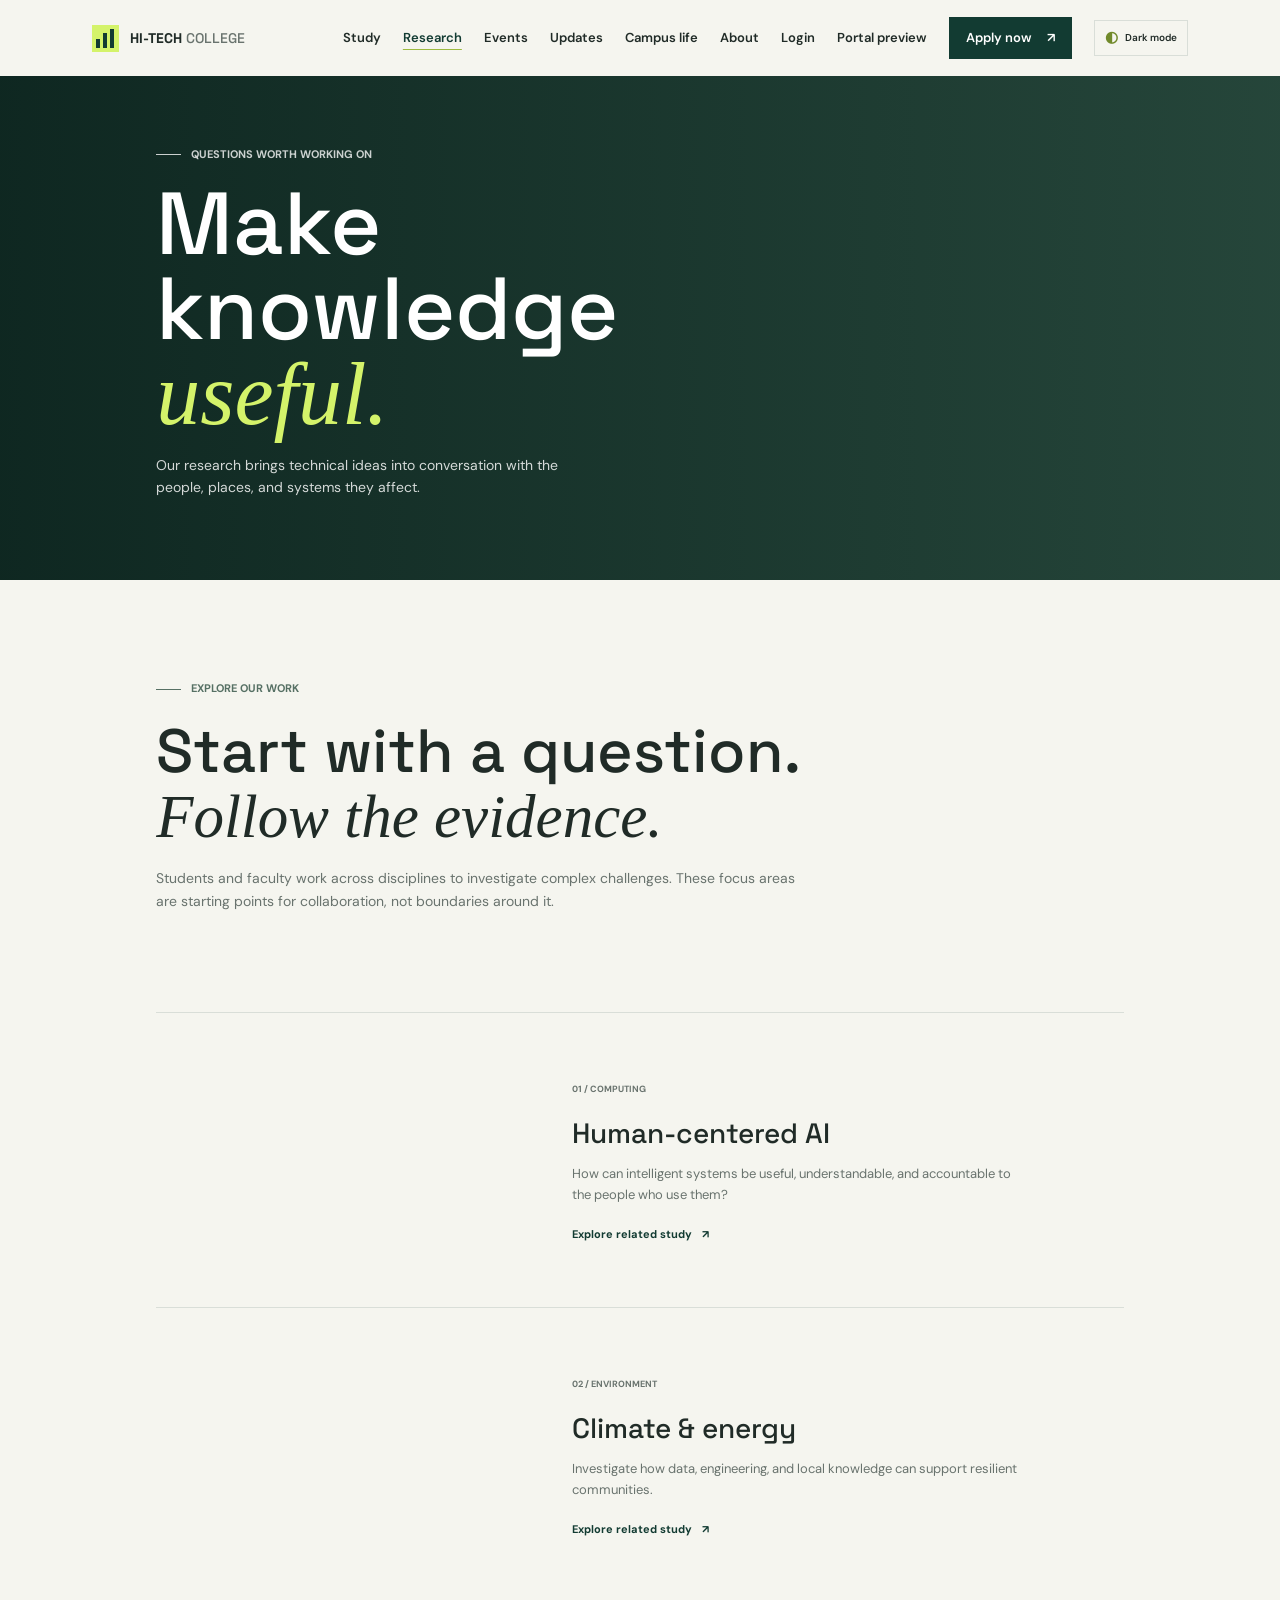
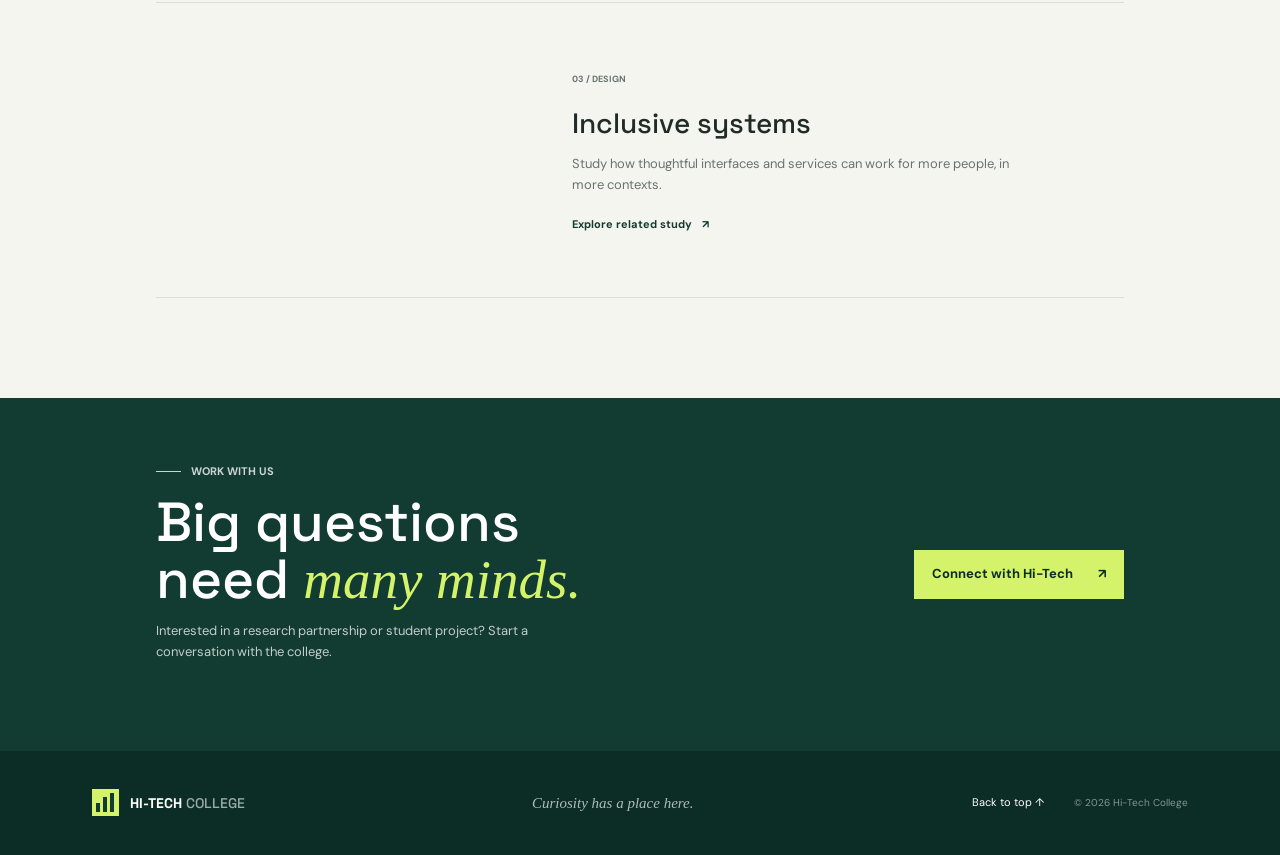
<file: research.html>
<!doctype html>
<html lang="en">
<head>
  <meta charset="utf-8">
  <meta name="viewport" content="width=device-width, initial-scale=1">
  <meta name="theme-color" content="#123b32">
  <meta name="description" content="Explore the questions and applied research at Hi-Tech College.">
  <title>Research | Hi-Tech College</title>
  <link rel="preconnect" href="https://fonts.googleapis.com">
  <link rel="preconnect" href="https://fonts.gstatic.com" crossorigin>
  <link href="https://fonts.googleapis.com/css2?family=DM+Sans:wght@400;500;600;700&family=Space+Grotesk:wght@400;500;600;700&display=swap" rel="stylesheet">
  <link rel="stylesheet" href="styles.css">
  <script src="script.js" defer></script>
</head>
<body>
  <header class="site-header">
    <a class="brand" href="index.html#home" aria-label="Hi-Tech College home"><span class="brand-mark" aria-hidden="true"><span></span><span></span><span></span></span><span>HI-TECH <b>COLLEGE</b></span></a>
    <button class="menu-toggle" type="button" aria-expanded="false" aria-controls="site-nav" aria-label="Open navigation"><span></span><span></span></button>
    <nav class="site-nav" id="site-nav" aria-label="Main navigation">
      <a href="courses.html">Study</a><a href="research.html" aria-current="page">Research</a><a href="events.html">Events</a><a href="updates.html">Updates</a><a href="campus.html">Campus life</a><a href="about.html">About</a><a href="login.html">Login</a><a href="portal.html">Portal preview</a><a class="nav-apply" href="admissions.html">Apply now <span aria-hidden="true">↗</span></a>
      <button class="theme-toggle" id="theme-toggle" type="button" aria-label="Switch to dark mode" aria-pressed="false"><span aria-hidden="true">◐</span><span>Dark mode</span></button>
    </nav>
  </header>
  <main>
    <section class="page-hero research-hero" aria-labelledby="research-title">
      <div class="page-hero-content"><p class="eyebrow light"><span class="eyebrow-line"></span> Questions worth working on</p><h1 id="research-title">Make knowledge<br><span>useful.</span></h1><p>Our research brings technical ideas into conversation with the people, places, and systems they affect.</p></div>
    </section>
    <section class="research-lead section-pad">
      <p class="eyebrow"><span class="eyebrow-line"></span> Explore our work</p>
      <h2>Start with a question.<br><span>Follow the evidence.</span></h2>
      <p>Students and faculty work across disciplines to investigate complex challenges. These focus areas are starting points for collaboration, not boundaries around it.</p>
    </section>
    <section class="research-areas section-pad">
      <div class="research-area-grid">
        <article class="research-area research-ai"><div class="research-area-image" role="img" aria-label="Abstract computer data visualization"></div><div class="research-area-copy"><span>01 / COMPUTING</span><h3>Human-centered AI</h3><p>How can intelligent systems be useful, understandable, and accountable to the people who use them?</p><a href="courses.html#data-ai">Explore related study <span aria-hidden="true">↗</span></a></div></article>
        <article class="research-area research-climate"><div class="research-area-image" role="img" aria-label="Wind turbines in a green landscape"></div><div class="research-area-copy"><span>02 / ENVIRONMENT</span><h3>Climate &amp; energy</h3><p>Investigate how data, engineering, and local knowledge can support resilient communities.</p><a href="courses.html#computer-science">Explore related study <span aria-hidden="true">↗</span></a></div></article>
        <article class="research-area research-design"><div class="research-area-image" role="img" aria-label="Designers sketching a product concept"></div><div class="research-area-copy"><span>03 / DESIGN</span><h3>Inclusive systems</h3><p>Study how thoughtful interfaces and services can work for more people, in more contexts.</p><a href="courses.html#digital-design">Explore related study <span aria-hidden="true">↗</span></a></div></article>
      </div>
    </section>
    <section class="research-collaborate"><div><p class="eyebrow light"><span class="eyebrow-line"></span> Work with us</p><h2>Big questions<br>need <span>many minds.</span></h2><p>Interested in a research partnership or student project? Start a conversation with the college.</p></div><a class="button button-lime" href="admissions.html">Connect with Hi-Tech <span aria-hidden="true">↗</span></a></section>
  </main>
  <footer class="site-footer"><a class="brand footer-brand" href="index.html#home" aria-label="Hi-Tech College home"><span class="brand-mark" aria-hidden="true"><span></span><span></span><span></span></span><span>HI-TECH <b>COLLEGE</b></span></a><p>Curiosity has a place here.</p><a class="back-top" href="#top">Back to top ↑</a><span class="copyright">© 2026 Hi-Tech College</span></footer>
</body>
</html>
</file>
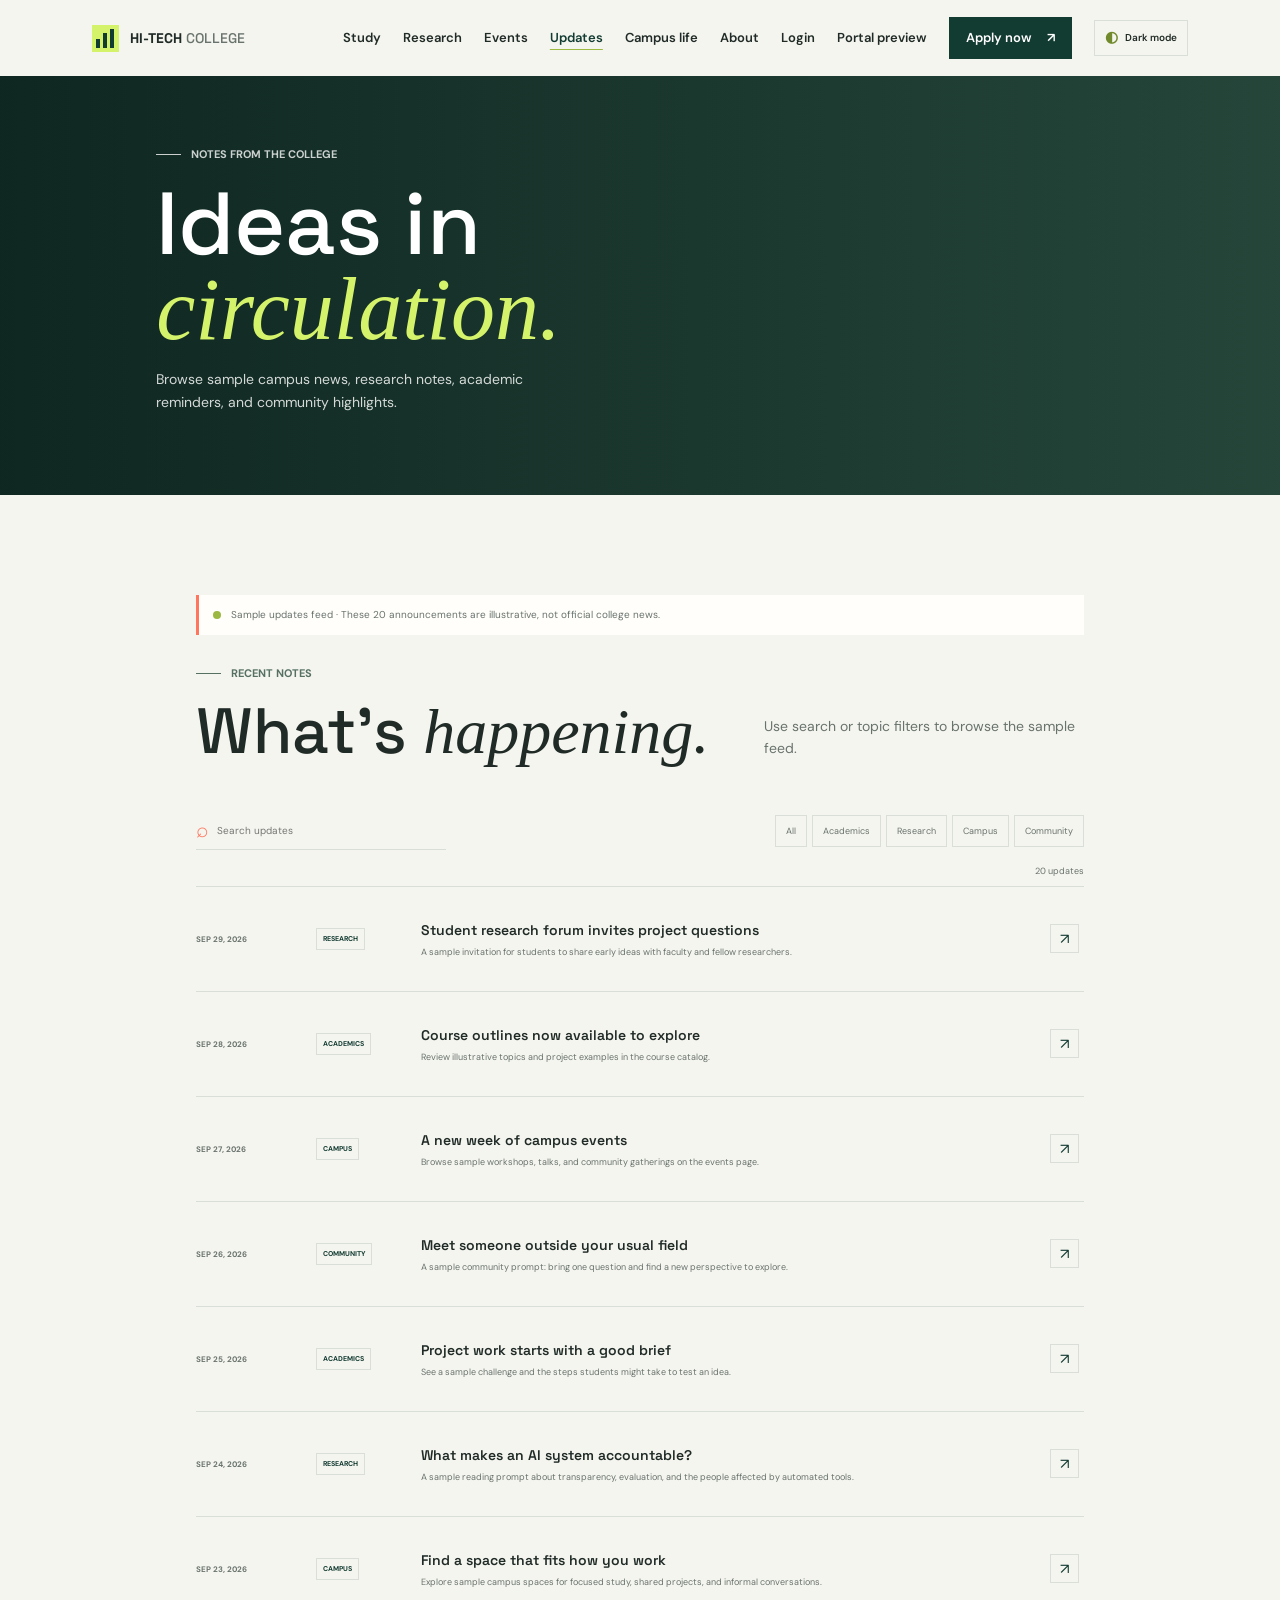
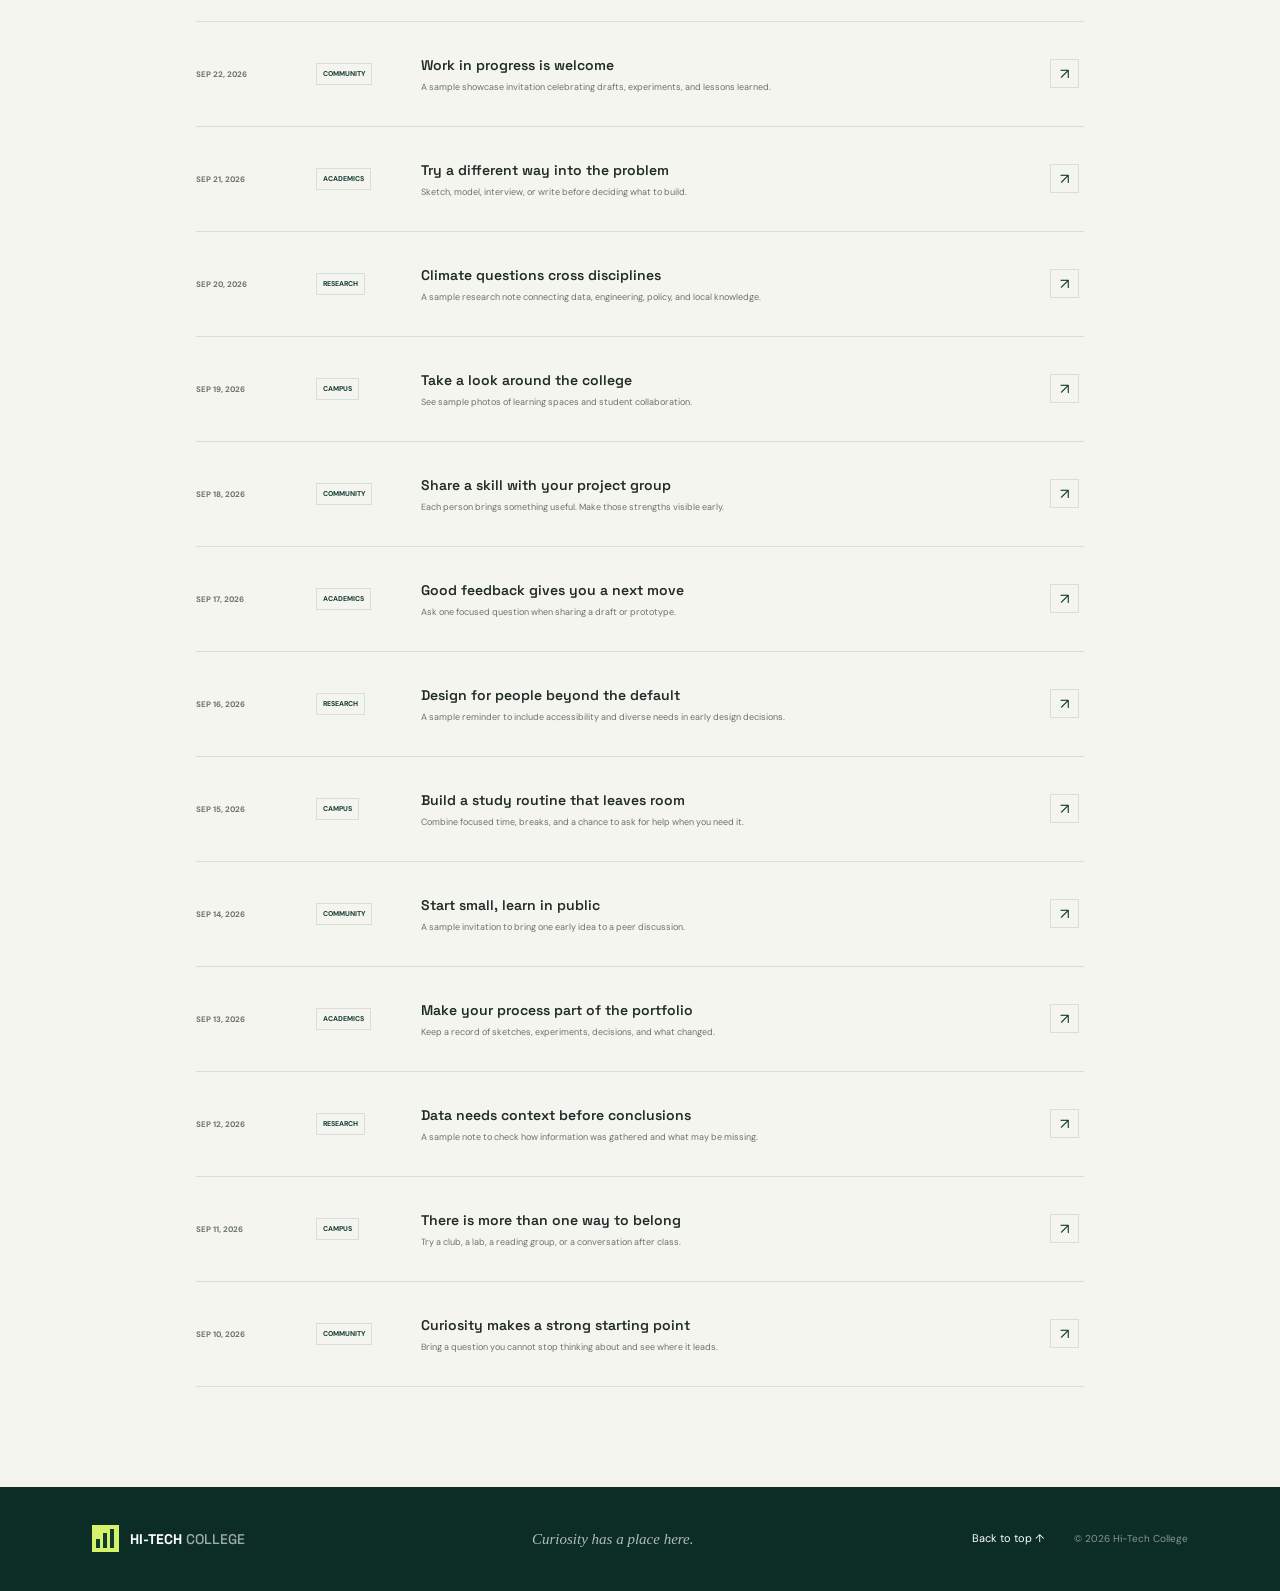
<file: updates.html>
<!doctype html>
<html lang="en">
<head>
  <meta charset="utf-8">
  <meta name="viewport" content="width=device-width, initial-scale=1">
  <meta name="theme-color" content="#123b32">
  <meta name="description" content="Read sample campus, research, academic, and admissions updates from Hi-Tech College.">
  <title>Updates | Hi-Tech College</title>
  <link rel="preconnect" href="https://fonts.googleapis.com">
  <link rel="preconnect" href="https://fonts.gstatic.com" crossorigin>
  <link href="https://fonts.googleapis.com/css2?family=DM+Sans:wght@400;500;600;700&family=Space+Grotesk:wght@400;500;600;700&display=swap" rel="stylesheet">
  <link rel="stylesheet" href="styles.css">
  <script src="script.js" defer></script>
</head>
<body>
  <header class="site-header">
    <a class="brand" href="index.html#home" aria-label="Hi-Tech College home"><span class="brand-mark" aria-hidden="true"><span></span><span></span><span></span></span><span>HI-TECH <b>COLLEGE</b></span></a>
    <button class="menu-toggle" type="button" aria-expanded="false" aria-controls="site-nav" aria-label="Open navigation"><span></span><span></span></button>
    <nav class="site-nav" id="site-nav" aria-label="Main navigation">
      <a href="courses.html">Study</a><a href="research.html">Research</a><a href="events.html">Events</a><a href="updates.html" aria-current="page">Updates</a><a href="campus.html">Campus life</a><a href="about.html">About</a><a href="login.html">Login</a><a href="portal.html">Portal preview</a><a class="nav-apply" href="admissions.html">Apply now <span aria-hidden="true">↗</span></a>
      <button class="theme-toggle" id="theme-toggle" type="button" aria-label="Switch to dark mode" aria-pressed="false"><span aria-hidden="true">◐</span><span>Dark mode</span></button>
    </nav>
  </header>

  <main>
    <section class="page-hero updates-hero" aria-labelledby="updates-title">
      <div class="page-hero-content"><p class="eyebrow light"><span class="eyebrow-line"></span> Notes from the college</p><h1 id="updates-title">Ideas in<br><span>circulation.</span></h1><p>Browse sample campus news, research notes, academic reminders, and community highlights.</p></div>
    </section>
    <section class="updates-section section-pad" aria-labelledby="updates-list-title">
      <div class="updates-preview-note"><span class="demo-dot"></span><p>Sample updates feed · These 20 announcements are illustrative, not official college news.</p></div>
      <div class="section-heading"><div><p class="eyebrow"><span class="eyebrow-line"></span> Recent notes</p><h2 id="updates-list-title">What’s <span>happening.</span></h2></div><p class="section-description">Use search or topic filters to browse the sample feed.</p></div>
      <div class="updates-toolbar">
        <label class="updates-search"><span aria-hidden="true">⌕</span><input id="updates-search" type="search" placeholder="Search updates" aria-label="Search updates"></label>
        <div class="updates-filters" role="group" aria-label="Filter updates by topic">
          <button type="button" data-update-filter="all" aria-pressed="true">All</button>
          <button type="button" data-update-filter="academics">Academics</button>
          <button type="button" data-update-filter="research">Research</button>
          <button type="button" data-update-filter="campus">Campus</button>
          <button type="button" data-update-filter="community">Community</button>
        </div>
      </div>
      <p class="updates-count" id="updates-count" aria-live="polite">20 updates</p>
      <div class="updates-list" id="updates-list">
        <article class="update-item" data-category="research"><time datetime="2026-09-29">SEP 29, 2026</time><span>RESEARCH</span><div><h3>Student research forum invites project questions</h3><p>A sample invitation for students to share early ideas with faculty and fellow researchers.</p></div><a href="research.html" aria-label="Explore sample research areas">↗</a></article>
        <article class="update-item" data-category="academics"><time datetime="2026-09-28">SEP 28, 2026</time><span>ACADEMICS</span><div><h3>Course outlines now available to explore</h3><p>Review illustrative topics and project examples in the course catalog.</p></div><a href="courses.html" aria-label="Browse sample course outlines">↗</a></article>
        <article class="update-item" data-category="campus"><time datetime="2026-09-27">SEP 27, 2026</time><span>CAMPUS</span><div><h3>A new week of campus events</h3><p>Browse sample workshops, talks, and community gatherings on the events page.</p></div><a href="events.html" aria-label="Browse sample campus events">↗</a></article>
        <article class="update-item" data-category="community"><time datetime="2026-09-26">SEP 26, 2026</time><span>COMMUNITY</span><div><h3>Meet someone outside your usual field</h3><p>A sample community prompt: bring one question and find a new perspective to explore.</p></div><a href="campus.html" aria-label="Explore sample campus life">↗</a></article>
        <article class="update-item" data-category="academics"><time datetime="2026-09-25">SEP 25, 2026</time><span>ACADEMICS</span><div><h3>Project work starts with a good brief</h3><p>See a sample challenge and the steps students might take to test an idea.</p></div><a href="index.html#learning-method-title" aria-label="See a sample learning brief">↗</a></article>
        <article class="update-item" data-category="research"><time datetime="2026-09-24">SEP 24, 2026</time><span>RESEARCH</span><div><h3>What makes an AI system accountable?</h3><p>A sample reading prompt about transparency, evaluation, and the people affected by automated tools.</p></div><a href="research.html" aria-label="Explore sample research areas">↗</a></article>
        <article class="update-item" data-category="campus"><time datetime="2026-09-23">SEP 23, 2026</time><span>CAMPUS</span><div><h3>Find a space that fits how you work</h3><p>Explore sample campus spaces for focused study, shared projects, and informal conversations.</p></div><a href="campus.html" aria-label="Explore sample campus spaces">↗</a></article>
        <article class="update-item" data-category="community"><time datetime="2026-09-22">SEP 22, 2026</time><span>COMMUNITY</span><div><h3>Work in progress is welcome</h3><p>A sample showcase invitation celebrating drafts, experiments, and lessons learned.</p></div><a href="events.html" aria-label="Explore sample events">↗</a></article>
        <article class="update-item" data-category="academics"><time datetime="2026-09-21">SEP 21, 2026</time><span>ACADEMICS</span><div><h3>Try a different way into the problem</h3><p>Sketch, model, interview, or write before deciding what to build.</p></div><a href="courses.html" aria-label="Browse course examples">↗</a></article>
        <article class="update-item" data-category="research"><time datetime="2026-09-20">SEP 20, 2026</time><span>RESEARCH</span><div><h3>Climate questions cross disciplines</h3><p>A sample research note connecting data, engineering, policy, and local knowledge.</p></div><a href="research.html" aria-label="Explore sample research areas">↗</a></article>
        <article class="update-item" data-category="campus"><time datetime="2026-09-19">SEP 19, 2026</time><span>CAMPUS</span><div><h3>Take a look around the college</h3><p>See sample photos of learning spaces and student collaboration.</p></div><a href="campus.html" aria-label="View sample campus photos">↗</a></article>
        <article class="update-item" data-category="community"><time datetime="2026-09-18">SEP 18, 2026</time><span>COMMUNITY</span><div><h3>Share a skill with your project group</h3><p>Each person brings something useful. Make those strengths visible early.</p></div><a href="campus.html" aria-label="Explore sample campus community">↗</a></article>
        <article class="update-item" data-category="academics"><time datetime="2026-09-17">SEP 17, 2026</time><span>ACADEMICS</span><div><h3>Good feedback gives you a next move</h3><p>Ask one focused question when sharing a draft or prototype.</p></div><a href="index.html#learning-method-title" aria-label="Read about the learning approach">↗</a></article>
        <article class="update-item" data-category="research"><time datetime="2026-09-16">SEP 16, 2026</time><span>RESEARCH</span><div><h3>Design for people beyond the default</h3><p>A sample reminder to include accessibility and diverse needs in early design decisions.</p></div><a href="research.html" aria-label="Explore inclusive systems research">↗</a></article>
        <article class="update-item" data-category="campus"><time datetime="2026-09-15">SEP 15, 2026</time><span>CAMPUS</span><div><h3>Build a study routine that leaves room</h3><p>Combine focused time, breaks, and a chance to ask for help when you need it.</p></div><a href="campus.html" aria-label="Explore campus life">↗</a></article>
        <article class="update-item" data-category="community"><time datetime="2026-09-14">SEP 14, 2026</time><span>COMMUNITY</span><div><h3>Start small, learn in public</h3><p>A sample invitation to bring one early idea to a peer discussion.</p></div><a href="events.html" aria-label="Browse sample campus events">↗</a></article>
        <article class="update-item" data-category="academics"><time datetime="2026-09-13">SEP 13, 2026</time><span>ACADEMICS</span><div><h3>Make your process part of the portfolio</h3><p>Keep a record of sketches, experiments, decisions, and what changed.</p></div><a href="courses.html" aria-label="Browse sample courses">↗</a></article>
        <article class="update-item" data-category="research"><time datetime="2026-09-12">SEP 12, 2026</time><span>RESEARCH</span><div><h3>Data needs context before conclusions</h3><p>A sample note to check how information was gathered and what may be missing.</p></div><a href="research.html" aria-label="Explore sample research areas">↗</a></article>
        <article class="update-item" data-category="campus"><time datetime="2026-09-11">SEP 11, 2026</time><span>CAMPUS</span><div><h3>There is more than one way to belong</h3><p>Try a club, a lab, a reading group, or a conversation after class.</p></div><a href="campus.html" aria-label="Explore sample campus life">↗</a></article>
        <article class="update-item" data-category="community"><time datetime="2026-09-10">SEP 10, 2026</time><span>COMMUNITY</span><div><h3>Curiosity makes a strong starting point</h3><p>Bring a question you cannot stop thinking about and see where it leads.</p></div><a href="about.html" aria-label="Learn about the college">↗</a></article>
      </div>
      <p class="updates-empty" id="updates-empty" hidden>No updates match that search. Try another term or topic.</p>
    </section>
  </main>
  <footer class="site-footer"><a class="brand footer-brand" href="index.html#home" aria-label="Hi-Tech College home"><span class="brand-mark" aria-hidden="true"><span></span><span></span><span></span></span><span>HI-TECH <b>COLLEGE</b></span></a><p>Curiosity has a place here.</p><a class="back-top" href="#top">Back to top ↑</a><span class="copyright">© 2026 Hi-Tech College</span></footer>
</body>
</html>
</file>
<file: styles.css>
:root {
  color-scheme: light;
  --forest: #123b32;
  --forest-deep: #0c2c26;
  --lime: #d4f36a;
  --paper: #f5f5ef;
  --white: #fffefa;
  --ink: #202b27;
  --muted: #69736e;
  --line: #d9ded8;
  --serif: Georgia, 'Times New Roman', serif;
  --sans: 'DM Sans', sans-serif;
  --display: 'Space Grotesk', sans-serif;
}

* { box-sizing: border-box; }
html { scroll-behavior: smooth; scroll-padding-top: 84px; }
body { margin: 0; background: var(--paper); color: var(--ink); font-family: var(--sans); font-size: 15px; line-height: 1.6; }
a { color: inherit; text-decoration: none; }
button, input, select { font: inherit; }
button, a { -webkit-tap-highlight-color: transparent; }
button:focus-visible, a:focus-visible, input:focus-visible, select:focus-visible { outline: 3px solid #9cba40; outline-offset: 3px; }

.site-header { height: 76px; padding: 0 7.2%; display: flex; align-items: center; justify-content: space-between; background: var(--paper); position: relative; z-index: 5; }
.brand { display: inline-flex; align-items: center; gap: 11px; font-family: var(--display); font-size: 14px; font-weight: 700; letter-spacing: 0; white-space: nowrap; }
.brand b { color: var(--muted); font-weight: 500; }
.brand-mark { width: 27px; height: 27px; display: flex; align-items: flex-end; gap: 3px; padding: 4px; background: var(--lime); }
.brand-mark span { width: 4px; background: var(--forest); display: block; }
.brand-mark span:nth-child(1) { height: 9px; }
.brand-mark span:nth-child(2) { height: 15px; }
.brand-mark span:nth-child(3) { height: 19px; }
.site-nav { display: flex; gap: 38px; align-items: center; font-size: 13px; font-weight: 600; }
.site-nav > a:not(.nav-apply) { transition: color .2s ease; }
.site-nav > a:not(.nav-apply):hover { color: #5a7324; }
.nav-apply { background: var(--forest); color: white; padding: 11px 17px; display: inline-flex; gap: 15px; align-items: center; transition: background .2s ease; }
.nav-apply:hover, .button-dark:hover { background: #28594c; }
.menu-toggle { display: none; }

.hero { min-height: min(650px, calc(100svh - 76px)); position: relative; display: flex; align-items: center; overflow: hidden; color: white; background: #2b463b url('https://images.unsplash.com/photo-1523050854058-8df90110c9f1?auto=format&fit=crop&w=2200&q=85') center 47% / cover no-repeat; }
.hero-video { position: absolute; inset: 0; width: 100%; height: 100%; object-fit: cover; object-position: center 48%; }
.hero-shade { position: absolute; inset: 0; background: linear-gradient(90deg, rgba(9, 32, 27, .88) 0%, rgba(9, 32, 27, .64) 44%, rgba(9, 32, 27, .07) 100%), linear-gradient(0deg, rgba(9, 32, 27, .35), transparent 24%); }
.hero-content { position: relative; z-index: 1; max-width: 650px; padding: 70px 0 94px 12.2%; animation: arrive .7s ease both; }
.eyebrow { display: flex; align-items: center; gap: 10px; margin: 0 0 21px; color: #567064; font-size: 11px; font-weight: 700; text-transform: uppercase; }
.eyebrow.light { color: rgba(255,255,255,.78); }
.eyebrow-line { width: 25px; height: 1px; background: currentColor; }
h1, h2, h3, p { margin-top: 0; }
h1, h2, h3 { font-family: var(--display); letter-spacing: 0; }
.hero h1 { margin: 0 0 20px; font-size: clamp(60px, 8vw, 108px); line-height: .93; font-weight: 500; }
.hero-copy { max-width: 430px; margin-bottom: 29px; color: rgba(255,255,255,.85); font-size: 16px; }
.hero-actions { display: flex; align-items: center; gap: 26px; }
.button { min-height: 49px; padding: 0 18px; border: 0; display: inline-flex; justify-content: center; align-items: center; gap: 25px; font-size: 13px; font-weight: 700; cursor: pointer; transition: transform .2s ease, background .2s ease; }
.button:hover { transform: translateY(-2px); }
.button-lime { background: var(--lime); color: var(--forest-deep); }
.button-lime:hover { background: #e2ff8b; }
.text-link { display: inline-flex; align-items: center; gap: 13px; font-size: 13px; font-weight: 700; }
.text-link span, .back-top { transition: transform .2s ease; }
.text-link:hover span, .back-top:hover { transform: translate(3px, -2px); }
.light-link { color: white; }
.hero-scroll { position: absolute; right: 7.2%; top: 50%; width: 38px; height: 38px; border: 1px solid rgba(255,255,255,.6); display: grid; place-items: center; color: white; }
.hero-video-credit { position: absolute; bottom: 22px; left: 7.2%; z-index: 2; max-width: 56%; margin: 0; color: rgba(255,255,255,.76); font-size: 8px; }
.hero-video-toggle { min-height: 34px; position: absolute; right: 7.2%; bottom: 17px; z-index: 3; padding: 0 10px; border: 1px solid rgba(255,255,255,.54); display: inline-flex; align-items: center; gap: 8px; background: rgba(9,32,27,.42); color: white; font-size: 9px; cursor: pointer; backdrop-filter: blur(5px); }
.hero-video-toggle:hover { border-color: var(--lime); background: rgba(9,32,27,.72); }

.intro-strip { min-height: 188px; padding: 42px 12.2%; display: flex; justify-content: space-between; align-items: center; gap: 36px; background: var(--lime); }
.intro-statement { margin: 0; font-family: var(--display); font-size: clamp(21px, 2.5vw, 31px); font-weight: 500; line-height: 1.35; }
.intro-statement span { color: #526330; }
.intro-note { display: flex; align-items: flex-start; gap: 13px; flex: 0 0 auto; font-size: 12px; font-weight: 600; }
.intro-note p { margin: 0; }
.note-dot { width: 9px; height: 9px; margin-top: 6px; border-radius: 50%; background: var(--forest); }

.section-pad { padding: 100px 12.2%; }
.section-heading { display: flex; justify-content: space-between; align-items: flex-end; gap: 40px; margin-bottom: 48px; }
.section-heading .eyebrow { margin-bottom: 16px; }
.section-heading h2, .apply-heading h2 { margin: 0; font-size: clamp(42px, 5vw, 64px); font-weight: 500; line-height: 1.03; }
.section-heading h2 span, .apply-heading h2 span { font-family: var(--serif); font-weight: 400; font-style: italic; }
.section-description { max-width: 320px; margin: 0 0 5px; color: var(--muted); font-size: 14px; }
.program-toolbar { padding-bottom: 15px; border-bottom: 1px solid var(--line); display: flex; justify-content: space-between; align-items: center; gap: 20px; }
.filter-list { display: flex; flex-wrap: wrap; gap: 7px; }
.filter-button { min-height: 35px; padding: 0 13px; border: 1px solid transparent; background: transparent; color: #59635d; font-size: 12px; font-weight: 600; cursor: pointer; transition: background .2s ease, color .2s ease; }
.filter-button:hover { border-color: var(--line); }
.filter-button.active { background: var(--forest); color: white; }
.program-count { color: var(--muted); font-size: 11px; white-space: nowrap; }
.program-grid { display: grid; grid-template-columns: repeat(2, minmax(0, 1fr)); }
.program-card { min-height: 255px; position: relative; padding: 26px 30px 25px 0; border-bottom: 1px solid var(--line); animation: arrive .4s ease both; }
.program-card:nth-child(odd) { padding-right: 42px; }
.program-card:nth-child(even) { padding-left: 34px; border-left: 1px solid var(--line); }
.program-card[hidden] { display: none; }
.program-number { display: flex; justify-content: space-between; max-width: 420px; color: #68736d; font-size: 10px; font-weight: 700; }
.program-number span { color: #8a938d; font-size: 9px; letter-spacing: .7px; }
.program-card h3 { margin: 29px 0 8px; font-size: 25px; font-weight: 600; }
.program-card > p { max-width: 390px; margin-bottom: 19px; color: var(--muted); font-size: 13px; }
.program-meta { display: flex; gap: 19px; color: #67726c; font-size: 10px; }
.program-meta span + span::before { content: ''; width: 3px; height: 3px; margin: 0 10px 3px -11px; display: inline-block; border-radius: 50%; background: #a1aaa4; }
.card-arrow { position: absolute; right: 8px; bottom: 25px; width: 34px; height: 34px; border: 1px solid var(--line); display: grid; place-items: center; color: var(--forest); transition: background .2s ease, color .2s ease; }
.program-card:nth-child(even) .card-arrow { right: 0; }
.card-arrow:hover { background: var(--forest); color: white; }
.empty-state { padding: 30px 0; color: var(--muted); font-size: 14px; }

.experience { display: grid; grid-template-columns: 1fr 1fr; min-height: 560px; background: var(--forest); color: white; }
.experience-image { min-height: 500px; background: #52655a url('https://images.unsplash.com/photo-1521737711867-e3b97375f902?auto=format&fit=crop&w=1300&q=85') center / cover no-repeat; }
.experience-copy { align-self: center; max-width: 680px; padding: 76px clamp(42px, 8vw, 120px); }
.experience-copy .eyebrow { margin-bottom: 17px; }
.experience-copy h2 { margin: 0 0 20px; font-size: clamp(39px, 4.3vw, 57px); font-weight: 500; line-height: 1.06; }
.experience-copy h2 span { color: var(--lime); font-family: var(--serif); font-style: italic; font-weight: 400; }
.experience-copy > p:not(.eyebrow) { max-width: 415px; margin-bottom: 21px; color: rgba(255,255,255,.75); font-size: 14px; }
.experience-facts { margin-top: 39px; padding-top: 22px; border-top: 1px solid rgba(255,255,255,.23); display: grid; grid-template-columns: repeat(3, 1fr); gap: 17px; }
.experience-facts div { display: flex; flex-direction: column; gap: 5px; }
.experience-facts strong { color: var(--lime); font-family: var(--display); font-size: 12px; font-weight: 600; }
.experience-facts span { color: rgba(255,255,255,.65); font-size: 10px; line-height: 1.45; }

.apply-section { display: grid; grid-template-columns: 1fr 1fr; gap: 12%; align-items: start; background: var(--white); }
.apply-heading .eyebrow { margin-bottom: 17px; }
.apply-heading h2 { margin-bottom: 21px; }
.apply-heading > p:not(.eyebrow) { max-width: 350px; margin-bottom: 28px; color: var(--muted); font-size: 14px; }
.contact-note { display: flex; align-items: center; gap: 13px; font-size: 11px; line-height: 1.5; }
.contact-icon { width: 34px; height: 34px; border: 1px solid var(--line); display: grid; place-items: center; color: var(--forest); }
.contact-note a { font-weight: 700; }
.inquiry-form { padding-top: 7px; }
.inquiry-form label { display: flex; flex-direction: column; gap: 7px; margin-bottom: 18px; font-size: 11px; font-weight: 700; }
.inquiry-form input, .inquiry-form select { width: 100%; min-height: 47px; padding: 0 12px; border: 1px solid #d7ddd7; border-radius: 0; background: var(--white); color: var(--ink); font-size: 12px; }
.inquiry-form input::placeholder { color: #9aa29c; }
.field-row { display: grid; grid-template-columns: 1fr 1fr; gap: 14px; }
.button-dark { min-height: 47px; background: var(--forest); color: white; }
.form-message { min-height: 21px; margin: 9px 0 0; color: var(--forest); font-size: 12px; font-weight: 600; }
.form-privacy { margin: 0; color: #8a938d; font-size: 10px; }
.site-footer { min-height: 104px; padding: 22px 7.2%; display: grid; grid-template-columns: 1fr 1fr auto auto; align-items: center; gap: 30px; background: var(--forest-deep); color: white; }
.footer-brand b { color: rgba(255,255,255,.6); }
.site-footer > p { margin: 0; color: rgba(255,255,255,.68); font-family: var(--serif); font-size: 15px; font-style: italic; }
.back-top { justify-self: end; font-size: 11px; }
.copyright { color: rgba(255,255,255,.5); font-size: 10px; white-space: nowrap; }

@keyframes arrive { from { opacity: 0; transform: translateY(12px); } to { opacity: 1; transform: translateY(0); } }
@media (prefers-reduced-motion: reduce) { *, *::before, *::after { scroll-behavior: auto !important; animation-duration: .01ms !important; animation-iteration-count: 1 !important; transition-duration: .01ms !important; } }

@media (max-width: 900px) {
  .site-header { padding: 0 5%; }
  .hero-content { padding-left: 8%; }
  .intro-strip { padding-right: 8%; padding-left: 8%; }
  .section-pad { padding: 82px 8%; }
  .experience-copy { padding: 60px 8%; }
  .apply-section { gap: 8%; }
  .site-footer { padding-right: 5%; padding-left: 5%; grid-template-columns: 1fr auto auto; }
  .site-footer > p { display: none; }
}
@media (max-width: 640px) {
  html { scroll-padding-top: 68px; }
  .site-header { height: 66px; padding: 0 6%; }
  .brand { font-size: 12px; }
  .brand-mark { width: 25px; height: 25px; }
  .menu-toggle { width: 42px; height: 42px; padding: 12px 9px; border: 1px solid var(--line); display: flex; flex-direction: column; justify-content: center; gap: 5px; background: transparent; cursor: pointer; }
  .menu-toggle span { width: 22px; height: 1px; background: var(--forest); }
  .site-nav { position: absolute; top: 66px; right: 0; left: 0; padding: 8px 6% 20px; display: none; flex-direction: column; align-items: stretch; gap: 0; background: var(--paper); border-top: 1px solid var(--line); box-shadow: 0 12px 20px rgba(20,40,32,.08); }
  .site-nav.is-open { display: flex; }
  .site-nav > a:not(.nav-apply) { padding: 12px 0; border-bottom: 1px solid var(--line); }
  .nav-apply { margin-top: 13px; justify-content: space-between; }
  .hero { min-height: 610px; min-height: min(690px, calc(100svh - 66px)); background-position: 58% center; }
  .hero-shade { background: linear-gradient(90deg, rgba(9,32,27,.83), rgba(9,32,27,.42)), linear-gradient(0deg, rgba(9,32,27,.4), transparent 45%); }
  .hero-content { padding: 64px 7% 100px; }
  .hero h1 { font-size: clamp(62px, 16vw, 88px); }
  .hero-copy { max-width: 350px; font-size: 14px; }
  .hero-actions { align-items: flex-start; flex-direction: column; gap: 18px; }
  .hero-scroll { display: none; }
  .intro-strip { min-height: 0; padding: 35px 7%; align-items: flex-start; flex-direction: column; gap: 17px; }
  .intro-statement { font-size: 23px; }
  .section-pad { padding: 70px 7%; }
  .section-heading { align-items: flex-start; flex-direction: column; gap: 16px; margin-bottom: 32px; }
  .section-heading h2, .apply-heading h2 { font-size: 47px; }
  .section-description { max-width: 380px; }
  .program-toolbar { align-items: flex-start; flex-direction: column; gap: 10px; }
  .filter-list { gap: 4px; }
  .filter-button { padding: 0 9px; font-size: 11px; }
  .program-count { align-self: flex-end; }
  .program-grid { grid-template-columns: 1fr; }
  .program-card, .program-card:nth-child(odd), .program-card:nth-child(even) { min-height: 229px; padding: 23px 43px 22px 0; border-left: 0; }
  .program-card h3 { margin-top: 23px; font-size: 23px; }
  .program-card > p { font-size: 12px; }
  .card-arrow, .program-card:nth-child(even) .card-arrow { right: 0; bottom: 20px; }
  .experience { grid-template-columns: 1fr; }
  .experience-image { min-height: 300px; }
  .experience-copy { padding: 55px 7% 62px; }
  .experience-copy h2 { font-size: 43px; }
  .experience-facts { gap: 12px; }
  .experience-facts strong { font-size: 11px; }
  .experience-facts span { font-size: 9px; }
  .apply-section { grid-template-columns: 1fr; gap: 36px; }
  .field-row { gap: 10px; }
  .site-footer { padding: 24px 7%; grid-template-columns: 1fr auto; gap: 20px 12px; }
  .copyright { grid-column: 1; grid-row: 2; }
  .back-top { grid-column: 2; grid-row: 1 / span 2; }
}

.page-hero { min-height: 410px; position: relative; display: flex; align-items: center; overflow: hidden; background: var(--forest); color: white; }
.courses-hero { background: #315044 url('https://images.unsplash.com/photo-1523580846011-d3a5bc25702b?auto=format&fit=crop&w=2000&q=85') center 45% / cover no-repeat; }
.page-hero::before { position: absolute; inset: 0; background: linear-gradient(90deg, rgba(9,32,27,.87), rgba(9,32,27,.34)); content: ''; }
.page-hero-content { position: relative; z-index: 1; max-width: 740px; padding: 70px 0 82px 12.2%; }
.page-hero-content .eyebrow { margin-bottom: 17px; }
.page-hero-content h1 { margin: 0 0 16px; font-size: clamp(58px, 7vw, 88px); font-weight: 500; line-height: .97; }
.page-hero-content h1 span { color: var(--lime); font-family: var(--serif); font-style: italic; font-weight: 400; }
.page-hero-content > p:last-child { max-width: 410px; margin: 0; color: rgba(255,255,255,.82); font-size: 14px; }
.course-list-section { background: var(--paper); }
.course-grid .course-card { min-height: 326px; padding-bottom: 24px; display: flex; flex-direction: column; }
.course-card h3 { margin-top: 24px; }
.course-topics { display: flex; flex-wrap: wrap; gap: 6px 0; margin: 17px 0 15px; color: #59655e; font-size: 10px; }
.course-topics span + span { margin-left: 9px; padding-left: 9px; border-left: 1px solid #c4ccc4; }
.course-action { margin-top: auto; padding-top: 19px; display: inline-flex; gap: 12px; align-items: center; color: var(--forest); font-size: 11px; font-weight: 700; }
.course-details { margin: 12px 0 0; border-top: 1px solid var(--line); }
.course-details summary { padding: 11px 18px 9px 0; position: relative; color: var(--forest); font-size: 10px; font-weight: 700; list-style: none; cursor: pointer; }
.course-details summary::-webkit-details-marker { display: none; }
.course-details summary::after { position: absolute; right: 3px; content: '+'; font-size: 15px; font-weight: 400; }
.course-details[open] summary::after { content: '-'; }
.course-details > div { padding-bottom: 5px; color: var(--muted); font-size: 10px; }
.course-details p { margin: 0 0 8px; }
.course-details b { color: var(--ink); }
.course-outline-note { margin: 26px 0 0; color: var(--muted); font-size: 10px; }
.course-action span { transition: transform .2s ease; }
.course-action:hover span { transform: translate(2px, -2px); }
.course-cta { padding: 65px 12.2%; display: flex; align-items: center; justify-content: space-between; gap: 30px; background: var(--forest); color: white; }
.course-cta .eyebrow { margin-bottom: 13px; }
.course-cta h2 { margin: 0; font-size: clamp(37px, 4.5vw, 55px); font-weight: 500; line-height: 1.04; }
.course-cta h2 span { color: var(--lime); font-family: var(--serif); font-style: italic; font-weight: 400; }

.login-page { background: var(--white); }
.login-main { min-height: min(760px, calc(100svh - 180px)); display: grid; grid-template-columns: 1.04fr .96fr; }
.login-visual { min-height: 620px; position: relative; display: flex; align-items: flex-end; overflow: hidden; color: white; background: #2d493e url('https://images.unsplash.com/photo-1523240795612-9a054b0db644?auto=format&fit=crop&w=1500&q=85') center / cover no-repeat; }
.login-visual-shade { position: absolute; inset: 0; background: linear-gradient(0deg, rgba(9,32,27,.88), rgba(9,32,27,.08) 78%); }
.login-visual-copy { position: relative; z-index: 1; max-width: 610px; padding: 60px 10% 86px 12%; }
.login-visual-copy .eyebrow { margin-bottom: 15px; }
.login-visual-copy h1 { margin: 0 0 15px; font-size: clamp(38px, 4.5vw, 58px); font-weight: 500; line-height: 1.05; }
.login-visual-copy h1 span { color: var(--lime); font-family: var(--serif); font-style: italic; font-weight: 400; }
.login-visual-copy > p:last-child { max-width: 390px; margin: 0; color: rgba(255,255,255,.8); font-size: 13px; }
.login-panel { padding: 60px 10%; display: flex; flex-direction: column; justify-content: center; }
.login-form-wrap { width: min(100%, 390px); margin: 0 auto; }
.login-form-wrap > .eyebrow { margin-bottom: 12px; }
.login-form-wrap h2 { margin: 0 0 5px; font-size: 48px; font-weight: 500; }
.login-intro { margin: 0 0 28px; color: var(--muted); font-size: 13px; }
.student-login-form > label { display: block; margin: 0 0 7px; font-size: 11px; font-weight: 700; }
.student-login-form > input, .password-field input { width: 100%; min-height: 48px; padding: 0 12px; border: 1px solid #d7ddd7; border-radius: 0; background: white; color: var(--ink); font-size: 12px; }
.student-login-form > input { margin-bottom: 18px; }
.student-login-form input::placeholder { color: #9aa29c; }
.password-field { position: relative; margin-bottom: 17px; }
.password-field input { padding-right: 65px; }
.password-toggle { position: absolute; top: 0; right: 0; min-height: 48px; padding: 0 13px; border: 0; background: transparent; color: var(--forest); font-size: 11px; font-weight: 700; cursor: pointer; }
.login-options { margin-bottom: 22px; display: flex; align-items: center; justify-content: space-between; gap: 12px; font-size: 10px; }
.remember-option { display: inline-flex; align-items: center; gap: 7px; }
.remember-option input { width: 14px; height: 14px; margin: 0; accent-color: var(--forest); }
.login-options > a, .login-help a { color: var(--forest); font-weight: 700; text-decoration: underline; text-underline-offset: 3px; }
.login-submit { width: 100%; justify-content: space-between; }
.login-demo-note { margin: 9px 0 0; color: #838d86; font-size: 10px; }
.login-help { margin-top: 27px; padding-top: 19px; border-top: 1px solid var(--line); display: flex; justify-content: space-between; gap: 12px; font-size: 10px; }
.login-back { width: min(100%, 390px); margin: 28px auto 0; color: #69736e; font-size: 11px; }

@media (max-width: 900px) {
  .page-hero-content { padding-left: 8%; }
  .course-cta { padding-right: 8%; padding-left: 8%; }
  .login-panel { padding-right: 7%; padding-left: 7%; }
}
@media (max-width: 640px) {
  .page-hero { min-height: 370px; }
  .page-hero-content { padding: 62px 7% 76px; }
  .page-hero-content h1 { font-size: 64px; }
  .course-grid .course-card { min-height: 310px; padding-bottom: 23px; }
  .course-cta { align-items: flex-start; flex-direction: column; padding: 52px 7%; }
  .login-main { grid-template-columns: 1fr; }
  .login-visual { min-height: 315px; }
  .login-visual-copy { padding: 40px 7% 55px; }
  .login-visual-copy h1 { font-size: 40px; }
  .login-panel { padding: 49px 7% 54px; }
  .login-help { flex-direction: column; }
  .login-back { margin-top: 23px; }
}

.site-nav a[aria-current="page"]:not(.nav-apply) { color: var(--forest); text-decoration: underline; text-decoration-color: #9cba40; text-underline-offset: 7px; }
.course-search { min-height: 36px; min-width: 220px; display: flex; align-items: center; gap: 8px; border-bottom: 1px solid #aeb9b0; color: var(--forest); }
.course-search > span { font-family: var(--serif); font-size: 22px; line-height: 1; }
.course-search input { width: 100%; min-width: 0; padding: 7px 0; border: 0; outline: 0; background: transparent; color: var(--ink); font-size: 11px; }
.course-search input::placeholder { color: #77827b; }
.research-preview-grid { display: grid; grid-template-columns: repeat(3, minmax(0, 1fr)); gap: 12px; }
.research-teaser { min-height: 255px; position: relative; padding: 22px; display: flex; flex-direction: column; justify-content: space-between; overflow: hidden; color: white; background-position: center; background-size: cover; }
.research-teaser::before { position: absolute; inset: 0; background: linear-gradient(0deg, rgba(9,32,27,.85), rgba(9,32,27,.04) 80%); content: ''; transition: background-color .25s ease; }
.research-teaser:hover::before { background-color: rgba(9,32,27,.17); }
.teaser-ai { background-image: url('https://images.unsplash.com/photo-1518770660439-4636190af475?auto=format&fit=crop&w=900&q=80'); }
.teaser-climate { background-image: url('https://images.unsplash.com/photo-1466611653911-95081537e5b7?auto=format&fit=crop&w=900&q=80'); }
.teaser-design { background-image: url('https://images.unsplash.com/photo-1586717791821-3f44a563fa4c?auto=format&fit=crop&w=900&q=80'); }
.research-teaser > span, .research-teaser > strong, .research-teaser > b { position: relative; z-index: 1; }
.research-teaser > span { font-size: 9px; font-weight: 700; }
.research-teaser > strong { max-width: 240px; font-family: var(--display); font-size: 22px; font-weight: 500; line-height: 1.12; }
.research-teaser > b { position: absolute; right: 20px; bottom: 20px; width: 30px; height: 30px; border: 1px solid rgba(255,255,255,.62); display: grid; place-items: center; font-size: 13px; font-weight: 400; }
.research-more { margin-top: 23px; color: var(--forest); }
.learning-method { background: #e9eee6; }
.learning-method .section-heading { margin-bottom: 34px; }
.method-grid { display: grid; grid-template-columns: repeat(3, minmax(0, 1fr)); gap: 12px; }
.method-step { min-height: 250px; padding: 24px; border-top: 3px solid var(--lime); display: flex; flex-direction: column; align-items: flex-start; background: var(--white); }
.method-step:nth-child(2) { border-color: var(--coral); }
.method-step:nth-child(3) { border-color: #76c9b8; }
.method-step-label { color: #63716a; font-size: 9px; font-weight: 700; }
.method-step h3 { margin: 31px 0 9px; font-size: 22px; font-weight: 600; }
.method-step p { margin-bottom: 21px; color: var(--muted); font-size: 12px; }
.method-setting { margin-top: auto; color: var(--forest); font-size: 9px; font-weight: 700; }
.project-example { margin-top: 14px; border-top: 1px solid #c9d2c8; border-bottom: 1px solid #c9d2c8; }
.project-example summary { min-height: 70px; display: grid; grid-template-columns: 1fr 2fr 38px; gap: 15px; align-items: center; list-style: none; cursor: pointer; }
.project-example summary::-webkit-details-marker { display: none; }
.project-example-label { color: #65736b; font-size: 9px; font-weight: 700; }
.project-example summary strong { font-family: var(--display); font-size: 13px; font-weight: 600; }
.project-example-toggle { width: 32px; height: 32px; border: 1px solid #bec9be; display: grid; place-items: center; color: var(--forest); font-size: 18px; transition: transform .2s ease, background .2s ease; }
.project-example[open] .project-example-toggle { transform: rotate(45deg); background: var(--lime); }
.project-example-content { padding: 4px 0 23px; display: grid; grid-template-columns: 1fr 1.3fr auto; gap: 20px; align-items: start; }
.project-example-content p, .project-example-content ul { margin: 0; color: #4f5d55; font-size: 11px; }
.project-example-content ul { padding-left: 17px; }
.project-example-content li + li { margin-top: 5px; }
.project-example-content a { color: var(--forest); font-size: 10px; font-weight: 700; white-space: nowrap; }
.project-example-content a span { margin-left: 5px; }
.about-hero { background: #34594a url('https://images.unsplash.com/photo-1498243691581-b145c3f54a5a?auto=format&fit=crop&w=2000&q=85') center 52% / cover no-repeat; }
.campus-hero { background: #34594a url('https://images.unsplash.com/photo-1523580846011-d3a5bc25702b?auto=format&fit=crop&w=2000&q=85') center 45% / cover no-repeat; }
.research-hero { background: #34594a url('https://images.unsplash.com/photo-1451187580459-43490279c0fa?auto=format&fit=crop&w=2000&q=85') center 50% / cover no-repeat; }
.admissions-hero { background: #34594a url('https://images.unsplash.com/photo-1523240795612-9a054b0db644?auto=format&fit=crop&w=2000&q=85') center 48% / cover no-repeat; }
.about-statement { max-width: 1180px; }
.about-statement h2, .research-lead h2, .about-next h2, .campus-intro h2, .faq-section h2 { margin: 0 0 22px; font-size: clamp(38px, 5vw, 61px); font-weight: 500; line-height: 1.06; }
.about-statement h2 span, .research-lead h2 span, .about-next h2 span, .campus-intro h2 span, .faq-section h2 span { font-family: var(--serif); font-style: italic; font-weight: 400; }
.about-statement > p:last-child { max-width: 680px; margin: 0; color: var(--muted); font-size: 16px; }
.principles-section { padding: 78px 12.2%; display: grid; grid-template-columns: .8fr 1.2fr; gap: 10%; align-items: start; background: var(--forest); color: white; }
.principles-heading .eyebrow { margin-bottom: 17px; }
.principles-heading h2 { margin: 0; font-size: clamp(34px, 4vw, 49px); font-weight: 500; line-height: 1.08; }
.principles-heading h2 span { color: var(--lime); font-family: var(--serif); font-style: italic; font-weight: 400; }
.principles-list article { padding: 20px 0; border-top: 1px solid rgba(255,255,255,.25); display: grid; grid-template-columns: 42px 1fr; gap: 14px; }
.principles-list article:first-child { padding-top: 0; border-top: 0; }
.principles-list article > span { color: var(--lime); font-size: 10px; font-weight: 700; }
.principles-list h3 { margin: 0 0 5px; font-size: 19px; font-weight: 500; }
.principles-list p { max-width: 440px; margin: 0; color: rgba(255,255,255,.72); font-size: 12px; }
.about-next { display: grid; grid-template-columns: .8fr 1.2fr; gap: 10%; align-items: start; }
.about-next h2 { margin-bottom: 0; }
.next-links { border-top: 1px solid var(--line); }
.next-links a { min-height: 72px; padding: 12px 0; border-bottom: 1px solid var(--line); display: grid; grid-template-columns: 1fr auto 24px; gap: 16px; align-items: center; }
.next-links a > span { color: var(--muted); font-size: 9px; font-weight: 700; }
.next-links strong { font-family: var(--display); font-size: 14px; font-weight: 500; }
.next-links b { justify-self: end; color: var(--forest); font-weight: 400; }
.campus-intro { display: grid; grid-template-columns: .9fr 1.1fr; gap: 10%; align-items: end; }
.campus-intro h2 { margin-bottom: 0; }
.campus-intro-copy > p { max-width: 520px; margin-bottom: 20px; color: var(--muted); font-size: 14px; }
.campus-intro-copy .text-link { color: var(--forest); }
.campus-spaces { padding-top: 0; }
.space-grid { display: grid; grid-template-columns: repeat(3, minmax(0, 1fr)); gap: 12px; }
.space-card { min-height: 340px; position: relative; padding: 20px; display: flex; align-items: flex-end; overflow: hidden; color: white; background-position: center; background-size: cover; }
.space-card::before { position: absolute; inset: 0; background: linear-gradient(0deg, rgba(9,32,27,.89), rgba(9,32,27,.02) 85%); content: ''; }
.space-studio { background-image: url('https://images.unsplash.com/photo-1524758631624-e2822e304c36?auto=format&fit=crop&w=900&q=80'); }
.space-lab { background-image: url('https://images.unsplash.com/photo-1581091226825-a6a2a5aee158?auto=format&fit=crop&w=900&q=80'); }
.space-common { background-image: url('https://images.unsplash.com/photo-1521737711867-e3b97375f902?auto=format&fit=crop&w=900&q=80'); }
.space-card > div { position: relative; z-index: 1; }
.space-card span { font-size: 9px; font-weight: 700; }
.space-card h3 { margin: 8px 0; font-size: 23px; font-weight: 500; }
.space-card p { max-width: 290px; margin: 0; color: rgba(255,255,255,.8); font-size: 11px; }
.campus-community { display: grid; grid-template-columns: 1fr 1fr; min-height: 420px; background: var(--forest); color: white; }
.campus-community-image { min-height: 380px; background: #52655a url('https://images.unsplash.com/photo-1522202176988-66273c2fd55f?auto=format&fit=crop&w=1300&q=85') center / cover no-repeat; }
.campus-community-copy { align-self: center; padding: 55px 10%; }
.campus-community-copy h2, .research-collaborate h2, .admissions-contact h2 { margin: 0 0 16px; font-size: clamp(39px, 4.5vw, 55px); font-weight: 500; line-height: 1.05; }
.campus-community-copy h2 span, .research-collaborate h2 span, .admissions-contact h2 span { color: var(--lime); font-family: var(--serif); font-style: italic; font-weight: 400; }
.campus-community-copy > p:not(.eyebrow), .research-collaborate > div > p:not(.eyebrow) { max-width: 400px; margin: 0 0 23px; color: rgba(255,255,255,.75); font-size: 13px; }
.research-lead { max-width: 1100px; }
.research-lead h2 { margin-bottom: 18px; }
.research-lead > p:last-child { max-width: 650px; margin: 0; color: var(--muted); font-size: 14px; }
.research-areas { padding-top: 0; }
.research-area-grid { border-top: 1px solid var(--line); }
.research-area { padding: 22px 0; border-bottom: 1px solid var(--line); display: grid; grid-template-columns: .8fr 1.2fr; gap: 5%; align-items: center; }
.research-area-image { min-height: 250px; background-position: center; background-size: cover; }
.research-ai .research-area-image { background-image: url('https://images.unsplash.com/photo-1518770660439-4636190af475?auto=format&fit=crop&w=1000&q=80'); }
.research-climate .research-area-image { background-image: url('https://images.unsplash.com/photo-1466611653911-95081537e5b7?auto=format&fit=crop&w=1000&q=80'); }
.research-design .research-area-image { background-image: url('https://images.unsplash.com/photo-1586717791821-3f44a563fa4c?auto=format&fit=crop&w=1000&q=80'); }
.research-area-copy > span { color: var(--muted); font-size: 9px; font-weight: 700; }
.research-area-copy h3 { margin: 12px 0 8px; font-size: 28px; font-weight: 500; }
.research-area-copy p { max-width: 450px; margin-bottom: 15px; color: var(--muted); font-size: 13px; }
.research-area-copy a { color: var(--forest); font-size: 11px; font-weight: 700; }
.research-area-copy a span { margin-left: 7px; }
.research-collaborate { padding: 65px 12.2%; display: flex; align-items: center; justify-content: space-between; gap: 30px; background: var(--forest); color: white; }
.research-collaborate .eyebrow, .admissions-contact .eyebrow { margin-bottom: 13px; }
.research-collaborate h2, .admissions-contact h2 { margin-bottom: 12px; }
.admissions-process .section-heading { margin-bottom: 38px; }
.process-grid { display: grid; grid-template-columns: repeat(4, minmax(0, 1fr)); gap: 20px; }
.process-grid article { min-height: 210px; padding: 18px 10px 0 0; border-top: 2px solid var(--forest); }
.process-grid article > span { color: #7b887f; font-size: 10px; font-weight: 700; }
.process-grid h3 { margin: 18px 0 7px; font-size: 20px; font-weight: 500; }
.process-grid p { min-height: 55px; margin-bottom: 13px; color: var(--muted); font-size: 11px; }
.process-grid a { color: var(--forest); font-size: 10px; font-weight: 700; }
.checklist-section { padding: 70px 12.2%; display: grid; grid-template-columns: .85fr 1.15fr; gap: 10%; background: var(--forest); color: white; }
.checklist-copy .eyebrow { margin-bottom: 15px; }
.checklist-copy h2 { margin: 0 0 14px; font-size: clamp(36px, 4.2vw, 51px); font-weight: 500; line-height: 1.04; }
.checklist-copy h2 span { color: var(--lime); font-family: var(--serif); font-style: italic; font-weight: 400; }
.checklist-copy > p:not(.eyebrow) { max-width: 350px; margin-bottom: 23px; color: rgba(255,255,255,.72); font-size: 12px; }
.checklist-progress { display: flex; flex-direction: column; gap: 7px; color: var(--lime); font-size: 10px; }
.checklist-progress progress { width: min(100%, 280px); height: 5px; appearance: none; border: 0; background: rgba(255,255,255,.2); }
.checklist-progress progress::-webkit-progress-bar { background: rgba(255,255,255,.2); }
.checklist-progress progress::-webkit-progress-value { background: var(--lime); }
.checklist-progress progress::-moz-progress-bar { background: var(--lime); }
.application-checklist { margin: 0; padding: 20px 24px; border: 1px solid rgba(255,255,255,.3); }
.application-checklist legend { padding: 0 9px; color: white; font-family: var(--display); font-size: 14px; font-weight: 600; }
.application-checklist label { min-height: 47px; border-bottom: 1px solid rgba(255,255,255,.15); display: flex; align-items: center; gap: 12px; color: rgba(255,255,255,.86); font-size: 11px; cursor: pointer; }
.application-checklist label:last-child { border-bottom: 0; }
.application-checklist input { width: 16px; height: 16px; margin: 0; accent-color: var(--lime); }
.faq-section { display: grid; grid-template-columns: .8fr 1.2fr; gap: 10%; align-items: start; }
.faq-section .section-description { max-width: 300px; margin-top: 15px; }
.faq-list { border-top: 1px solid var(--line); }
.faq-item { border-bottom: 1px solid var(--line); }
.faq-item summary { padding: 19px 28px 19px 0; position: relative; font-family: var(--display); font-size: 14px; font-weight: 600; list-style: none; cursor: pointer; }
.faq-item summary::-webkit-details-marker { display: none; }
.faq-item summary::after { position: absolute; right: 2px; content: '+'; color: var(--forest); font-size: 18px; font-weight: 400; }
.faq-item[open] summary::after { content: '-'; }
.faq-item > p { max-width: 560px; margin: -3px 25px 18px 0; color: var(--muted); font-size: 12px; }
.faq-item a { color: var(--forest); font-weight: 700; text-decoration: underline; text-underline-offset: 3px; }
.admissions-contact { padding: 57px 12.2%; display: flex; align-items: center; justify-content: space-between; gap: 25px; background: var(--forest-deep); color: white; }

@media (max-width: 900px) {
  .site-nav { gap: 15px; font-size: 11px; }
  .nav-apply { padding: 9px 11px; }
  .principles-section, .about-next, .campus-intro, .checklist-section, .faq-section { padding-right: 8%; padding-left: 8%; gap: 6%; }
  .research-collaborate, .admissions-contact { padding-right: 8%; padding-left: 8%; }
  .space-grid { gap: 9px; }
}
@media (max-width: 640px) {
  .site-nav { gap: 0; font-size: 13px; }
  .course-search { width: 100%; min-width: 0; }
  .research-preview-grid, .space-grid { grid-template-columns: 1fr; }
  .method-grid { grid-template-columns: 1fr; }
  .method-step { min-height: 210px; }
  .method-step h3 { margin-top: 21px; }
  .project-example summary { padding: 14px 0; grid-template-columns: 1fr 34px; gap: 6px 12px; }
  .project-example-label { grid-column: 1; }
  .project-example summary strong { grid-column: 1; }
  .project-example-toggle { grid-column: 2; grid-row: 1 / span 2; }
  .project-example-content { grid-template-columns: 1fr; gap: 12px; }
  .research-teaser { min-height: 190px; }
  .principles-section, .about-next, .campus-intro, .checklist-section, .faq-section { grid-template-columns: 1fr; gap: 30px; padding: 58px 7%; }
  .about-statement { padding-right: 7%; padding-left: 7%; }
  .about-statement h2, .research-lead h2, .about-next h2, .campus-intro h2, .faq-section h2 { font-size: 43px; }
  .next-links a { grid-template-columns: 1fr 20px; gap: 4px 12px; }
  .next-links a > span { grid-column: 1; }
  .next-links strong { grid-column: 1; }
  .next-links b { grid-column: 2; grid-row: 1 / span 2; }
  .campus-spaces { padding: 0 7% 65px; }
  .space-card { min-height: 280px; }
  .campus-community, .research-area { grid-template-columns: 1fr; }
  .campus-community-image { min-height: 280px; }
  .campus-community-copy { padding: 47px 7% 55px; }
  .research-lead { padding: 60px 7%; }
  .research-areas { padding: 0 7% 65px; }
  .research-area { gap: 17px; }
  .research-area-image { min-height: 210px; }
  .research-collaborate, .admissions-contact { align-items: flex-start; flex-direction: column; padding: 52px 7%; }
  .process-grid { grid-template-columns: repeat(2, minmax(0, 1fr)); gap: 18px 14px; }
  .process-grid article { min-height: 225px; }
  .process-grid p { min-height: 74px; }
  .application-checklist { padding: 15px 13px; }
  .application-checklist label { font-size: 10px; }
}

.theme-toggle { min-height: 36px; padding: 0 10px; border: 1px solid var(--line); display: inline-flex; align-items: center; gap: 7px; background: transparent; color: var(--ink); font-size: 10px; font-weight: 600; white-space: nowrap; cursor: pointer; transition: border-color .2s ease, background-color .2s ease, color .2s ease; }
.theme-toggle:hover { border-color: var(--forest); background: rgba(18,59,50,.06); }
.theme-toggle > span:first-child { color: #718a2b; font-size: 15px; line-height: 1; }

:root[data-theme="dark"] {
  color-scheme: dark;
  --forest: #1b4b3d;
  --forest-deep: #0b1712;
  --paper: #111915;
  --white: #1b2520;
  --ink: #edf2e9;
  --muted: #b0bcb3;
  --line: #39473f;
}
:root[data-theme="dark"] body { background: var(--paper); color: var(--ink); }
:root[data-theme="dark"] .site-header { background: var(--paper); }
:root[data-theme="dark"] .brand b { color: #b0bcb3; }
:root[data-theme="dark"] .site-nav > a:not(.nav-apply):hover { color: var(--lime); }
:root[data-theme="dark"] .site-nav a[aria-current="page"]:not(.nav-apply) { color: var(--lime); }
:root[data-theme="dark"] .theme-toggle { border-color: #53635a; color: var(--ink); }
:root[data-theme="dark"] .theme-toggle:hover { background: rgba(212,243,106,.1); }
:root[data-theme="dark"] .theme-toggle > span:first-child { color: var(--lime); }
:root[data-theme="dark"] .learning-method { background: #17211c; }
:root[data-theme="dark"] .method-step { background: #202b25; }
:root[data-theme="dark"] .method-step-label, :root[data-theme="dark"] .project-example-label { color: #b0bcb3; }
:root[data-theme="dark"] .method-setting, :root[data-theme="dark"] .project-example-content a { color: var(--lime); }
:root[data-theme="dark"] .project-example { border-color: #46564b; }
:root[data-theme="dark"] .project-example-content p, :root[data-theme="dark"] .project-example-content ul { color: #c7d1ca; }
:root[data-theme="dark"] .course-search { border-color: #65746a; }
:root[data-theme="dark"] .course-search input { color: var(--ink); }
:root[data-theme="dark"] .course-search input::placeholder { color: #aab6ad; }
:root[data-theme="dark"] .filter-button { color: #c3cdc5; }
:root[data-theme="dark"] .filter-button.active { color: white; }
:root[data-theme="dark"] .program-number, :root[data-theme="dark"] .program-meta { color: #b0bcb3; }
:root[data-theme="dark"] .program-number span { color: #a7b4aa; }
:root[data-theme="dark"] .student-login-form > input, :root[data-theme="dark"] .password-field input { border-color: var(--line); background: var(--white); color: var(--ink); }
:root[data-theme="dark"] .login-options a, :root[data-theme="dark"] .login-help a, :root[data-theme="dark"] .contact-note a { color: var(--lime); }
:root[data-theme="dark"] .password-toggle, :root[data-theme="dark"] .contact-icon { color: var(--lime); }
:root[data-theme="dark"] .faq-item a { color: var(--lime); }
:root[data-theme="dark"] .process-grid article { border-color: var(--lime); }
:root[data-theme="dark"] .back-top:hover { color: var(--lime); }

@media (max-width: 900px) {
  .site-nav { gap: 8px; font-size: 10px; }
  .nav-apply { padding: 9px 8px; }
}
@media (max-width: 640px) {
  .site-nav { gap: 0; font-size: 13px; }
  .theme-toggle { align-self: flex-start; margin-top: 12px; }
}

.site-nav { gap: 22px; }
.portal-page { width: min(1400px, 100%); margin: 0 auto; padding: 52px 7.2% 86px; }
.portal-heading { margin-bottom: 32px; display: flex; align-items: flex-end; justify-content: space-between; gap: 24px; }
.portal-heading .eyebrow { margin-bottom: 14px; }
.portal-heading h1 { margin: 0; font-size: clamp(42px, 5vw, 62px); font-weight: 500; line-height: 1.02; }
.portal-heading h1 span { color: #668432; font-family: var(--serif); font-style: italic; font-weight: 400; }
.portal-demo-note { margin: 0 0 5px; display: flex; align-items: center; gap: 9px; color: var(--muted); font-size: 10px; }
.demo-dot, .status-indicator { width: 8px; height: 8px; flex: 0 0 auto; border-radius: 50%; background: #9ab842; }
.portal-workspace { border-top: 1px solid var(--line); }
.portal-topline { min-height: 75px; border-bottom: 1px solid var(--line); display: flex; align-items: center; justify-content: space-between; gap: 18px; }
.portal-topline > div { display: flex; align-items: center; gap: 11px; }
.portal-avatar { width: 34px; height: 34px; display: grid; place-items: center; background: var(--lime); color: var(--forest-deep); font-family: var(--display); font-size: 14px; font-weight: 700; }
.portal-topline > div > span:last-child { display: flex; flex-direction: column; gap: 2px; }
.portal-topline b { font-size: 11px; }
.portal-topline small { color: var(--muted); font-size: 9px; }
.portal-term, .portal-panel-count { color: var(--muted); font-size: 9px; font-weight: 700; }
.portal-term b { margin-left: 8px; color: var(--forest); }
.portal-layout { display: grid; grid-template-columns: 205px minmax(0, 1fr); gap: 31px; align-items: start; }
.portal-sidebar { padding: 17px 0; border-right: 1px solid var(--line); display: flex; flex-direction: column; gap: 3px; }
.portal-sidebar button { width: calc(100% - 1px); min-height: 43px; padding: 0 14px; border: 0; border-left: 3px solid transparent; display: flex; align-items: center; justify-content: space-between; gap: 12px; background: transparent; color: var(--muted); text-align: left; font-size: 11px; font-weight: 600; cursor: pointer; }
.portal-sidebar button:hover { background: var(--paper); color: var(--ink); }
.portal-sidebar button.active { border-left-color: var(--coral); background: var(--paper); color: var(--forest); }
.portal-sidebar button small { color: var(--muted); font-size: 8px; }
.portal-content { min-width: 0; }
.portal-panel { padding: 31px 0 22px; }
.portal-section-title { margin-bottom: 23px; display: flex; align-items: flex-end; justify-content: space-between; gap: 15px; }
.portal-section-title .eyebrow { margin-bottom: 8px; font-size: 9px; }
.portal-section-title h2 { margin: 0; font-size: clamp(23px, 3vw, 31px); font-weight: 500; }
.portal-inline-link, .portal-text-button { color: var(--forest); font-size: 10px; font-weight: 700; }
.portal-text-button { padding: 0; border: 0; background: transparent; cursor: pointer; }
.portal-overview-grid { display: grid; grid-template-columns: 1.35fr .9fr; gap: 34px; }
.portal-main-column, .portal-side-column { min-width: 0; }
.portal-module { padding: 19px 0 23px; border-top: 1px solid var(--line); }
.portal-module-heading { margin-bottom: 13px; display: flex; justify-content: space-between; align-items: center; gap: 12px; }
.portal-module-heading h3 { margin: 0; font-family: var(--display); font-size: 13px; font-weight: 600; }
.portal-module-heading > span, .portal-module-heading > button { color: var(--muted); font-size: 9px; }
.schedule-controls { display: flex; align-items: center; gap: 9px; }
.schedule-controls button { width: 27px; height: 26px; padding: 0; border: 1px solid var(--line); background: var(--white); color: var(--forest); font-size: 14px; cursor: pointer; }
.schedule-controls button:hover { border-color: var(--coral); }
#schedule-week-label { min-width: 88px; color: var(--muted); font-size: 9px; text-align: center; }
.schedule-row { min-height: 60px; border-top: 1px solid var(--line); display: grid; grid-template-columns: 48px 4px minmax(0, 1fr) auto; gap: 13px; align-items: center; }
.schedule-row time { display: flex; flex-direction: column; gap: 3px; color: var(--muted); font-size: 10px; font-variant-numeric: tabular-nums; }
.schedule-day { color: var(--forest); font-size: 8px; font-weight: 700; }
.schedule-date { color: var(--ink); font-family: var(--display); font-size: 13px; font-weight: 600; line-height: 1; }
.schedule-time { color: var(--muted); font-size: 8px; }
.schedule-marker { width: 4px; height: 28px; background: var(--lime); }
.marker-coral { background: var(--coral); }
.marker-mint { background: #76c9b8; }
.schedule-row > div, .progress-course > div { display: flex; flex-direction: column; gap: 3px; }
.schedule-row > div b, .progress-course > div b { font-size: 10px; }
.schedule-row > div span, .progress-course > div span { color: var(--muted); font-size: 9px; }
.schedule-duration { color: var(--muted); font-size: 9px; }
.progress-course { padding: 10px 0; display: grid; grid-template-columns: 1fr 110px 35px; gap: 12px; align-items: center; }
.progress-course progress, .portal-progress-line progress { width: 100%; height: 5px; appearance: none; border: 0; background: var(--line); }
.progress-course progress::-webkit-progress-bar, .portal-progress-line progress::-webkit-progress-bar { background: var(--line); }
.progress-course progress::-webkit-progress-value, .portal-progress-line progress::-webkit-progress-value { background: #94b543; }
.progress-course progress::-moz-progress-bar, .portal-progress-line progress::-moz-progress-bar { background: #94b543; }
.progress-course > strong { color: var(--forest); font-size: 9px; text-align: right; }
.task-module { margin-bottom: 17px; }
.task-row { padding: 13px 0; border-top: 1px solid var(--line); display: grid; grid-template-columns: 36px minmax(0, 1fr) auto; gap: 11px; align-items: center; }
.task-row[hidden] { display: none; }
.task-date { color: var(--muted); font-size: 8px; line-height: 1.1; text-align: center; }
.task-date b { color: var(--ink); font-family: var(--display); font-size: 17px; }
.task-row p { margin: 0; display: flex; flex-direction: column; gap: 3px; }
.task-row p b { font-size: 10px; }
.task-row p span { color: var(--muted); font-size: 9px; }
.task-complete { min-height: 28px; padding: 0 8px; border: 1px solid var(--line); background: transparent; color: var(--forest); font-size: 8px; font-weight: 700; white-space: nowrap; cursor: pointer; }
.task-complete:hover, .task-row.is-complete .task-complete { border-color: var(--forest); background: var(--forest); color: white; }
.task-row.is-complete p > b { color: var(--muted); text-decoration: line-through; }
.portal-announcement { padding: 18px; border-left: 3px solid var(--coral); background: var(--paper); }
.portal-announcement .eyebrow { margin-bottom: 10px; font-size: 8px; }
.portal-announcement h3 { margin: 0 0 7px; font-size: 15px; font-weight: 600; }
.portal-announcement > p:not(.eyebrow) { margin-bottom: 12px; color: var(--muted); font-size: 10px; }
.portal-announcement a { color: var(--forest); font-size: 9px; font-weight: 700; }
.portal-course-list { border-top: 1px solid var(--line); }
.portal-course-row { padding: 20px 0; border-bottom: 1px solid var(--line); display: grid; grid-template-columns: 48px minmax(0, 1fr) 34px; gap: 18px; align-items: start; }
.course-code { width: 44px; height: 44px; display: grid; place-content: center; background: var(--lime); color: var(--forest-deep); font-family: var(--display); font-size: 10px; font-weight: 700; line-height: 1.15; text-align: center; }
.course-code-coral { background: #ffb2a2; }
.course-code-mint { background: #a7e3d4; }
.course-category-label { color: var(--muted); font-size: 8px; font-weight: 700; }
.portal-course-row h3 { margin: 4px 0; font-size: 16px; font-weight: 600; }
.portal-course-row p { max-width: 620px; margin-bottom: 12px; color: var(--muted); font-size: 10px; }
.portal-progress-line { max-width: 420px; display: grid; grid-template-columns: 1fr auto; gap: 10px; align-items: center; }
.portal-progress-line span { color: var(--muted); font-size: 8px; white-space: nowrap; }
.portal-course-row > a { width: 30px; height: 30px; border: 1px solid var(--line); display: grid; place-items: center; color: var(--forest); }
.registration-layout, .applicant-layout { display: grid; grid-template-columns: 1fr 1fr; gap: 40px; }
.registration-form { max-width: 450px; }
.registration-form > label { margin: 0 0 7px; display: block; font-size: 10px; font-weight: 700; }
.registration-form select { width: 100%; min-height: 46px; margin-bottom: 17px; padding: 0 12px; border: 1px solid var(--line); border-radius: 0; background: var(--white); color: var(--ink); font-size: 11px; }
.registration-form .button { width: 100%; justify-content: space-between; }
.registration-summary { padding: 19px; background: var(--paper); }
.registration-summary > p { margin: 0 0 14px; color: var(--muted); font-size: 9px; }
.registration-summary ul { margin: 0; padding: 0; list-style: none; }
.registration-summary li { min-height: 39px; padding: 8px 0; border-top: 1px solid var(--line); display: flex; align-items: center; justify-content: space-between; gap: 10px; font-size: 10px; }
.registration-summary li b { color: var(--muted); font-size: 8px; }
.registration-summary li button { width: 25px; height: 25px; padding: 0; border: 1px solid transparent; background: transparent; color: var(--muted); font-size: 16px; cursor: pointer; }
.registration-summary li button:hover { border-color: var(--line); color: var(--ink); }
.application-status-head { padding: 16px; display: flex; align-items: center; gap: 12px; background: var(--paper); }
.application-status-head > div { display: flex; flex-direction: column; gap: 3px; }
.application-status-head b { font-size: 11px; }
.application-status-head span:last-child { color: var(--muted); font-size: 9px; }
.application-steps { margin: 0; padding: 9px 0 0; list-style: none; }
.application-steps li { min-height: 56px; position: relative; display: grid; grid-template-columns: 30px 1fr; gap: 11px; align-items: center; }
.application-steps li:not(:last-child)::before { width: 1px; position: absolute; top: 35px; bottom: -2px; left: 14px; background: var(--line); content: ''; }
.application-steps li > span { width: 29px; height: 29px; z-index: 1; border: 1px solid var(--line); display: grid; place-items: center; background: var(--white); color: var(--muted); font-size: 9px; }
.application-steps li > div { display: flex; flex-direction: column; gap: 3px; }
.application-steps li b { font-size: 10px; }
.application-steps li small { color: var(--muted); font-size: 9px; }
.application-steps .step-complete > span { border-color: var(--forest); background: var(--forest); color: white; }
.application-steps .step-current > span { border: 2px solid var(--coral); color: var(--ink); }
.applicant-help { padding: 20px; border-top: 2px solid var(--lime); background: var(--paper); }
.applicant-help .eyebrow { margin-bottom: 10px; font-size: 8px; }
.applicant-help h3 { margin: 0 0 8px; font-size: 18px; font-weight: 600; }
.applicant-help > p:not(.eyebrow) { color: var(--muted); font-size: 10px; }
.applicant-help .button { width: 100%; min-height: 42px; margin-bottom: 12px; font-size: 10px; }
.applicant-checklist-link { color: var(--forest); font-size: 9px; font-weight: 700; }
.portal-footnote { margin: 7px 0 0; color: var(--muted); font-size: 9px; }
:root[data-theme="dark"] .portal-heading h1 span, :root[data-theme="dark"] .portal-term b, :root[data-theme="dark"] .portal-inline-link, :root[data-theme="dark"] .portal-sidebar button.active, :root[data-theme="dark"] .schedule-day, :root[data-theme="dark"] .portal-text-button, :root[data-theme="dark"] .portal-course-row > a, :root[data-theme="dark"] .applicant-checklist-link { color: var(--lime); }
:root[data-theme="dark"] .portal-sidebar button.active { border-left-color: var(--lime); }
:root[data-theme="dark"] .task-state { color: var(--lime); }
:root[data-theme="dark"] .task-upcoming { color: #ffb2a2; }
:root[data-theme="dark"] .portal-course-row > a { border-color: var(--line); }
:root[data-theme="dark"] .schedule-date { color: var(--ink); }
:root[data-theme="dark"] .schedule-controls button { border-color: var(--line); color: var(--lime); }
:root[data-theme="dark"] .task-complete { border-color: var(--line); color: var(--lime); }
:root[data-theme="dark"] .task-complete:hover, :root[data-theme="dark"] .task-row.is-complete .task-complete { border-color: var(--lime); background: var(--lime); color: var(--forest-deep); }
@media (max-width: 900px) {
  .site-nav { gap: 8px; font-size: 9px; }
  .portal-page { padding-right: 5%; padding-left: 5%; }
  .portal-overview-grid { gap: 23px; }
}
@media (max-width: 640px) {
  .site-nav { gap: 0; font-size: 13px; }
  .portal-page { padding: 38px 6% 60px; }
  .portal-heading { align-items: flex-start; flex-direction: column; gap: 12px; }
  .portal-heading h1 { font-size: 45px; }
  .portal-demo-note { margin: 0; }
  .portal-layout { grid-template-columns: 1fr; gap: 0; }
  .portal-sidebar { padding: 8px 0; border-right: 0; border-bottom: 1px solid var(--line); flex-direction: row; gap: 4px; overflow-x: auto; }
  .portal-sidebar button { width: auto; min-width: max-content; min-height: 38px; padding: 0 10px; border-left: 0; border-bottom: 2px solid transparent; gap: 7px; }
  .portal-sidebar button.active { border-bottom-color: var(--coral); }
  :root[data-theme="dark"] .portal-sidebar button.active { border-bottom-color: var(--lime); }
  .portal-overview-grid, .registration-layout, .applicant-layout { grid-template-columns: 1fr; gap: 10px; }
  .portal-side-column { display: grid; grid-template-columns: 1fr; }
  .portal-section-title { align-items: flex-start; flex-direction: column; }
  .portal-topline { align-items: flex-start; flex-direction: column; padding: 13px 0; }
  .portal-term { margin-left: 45px; }
  .progress-course { grid-template-columns: 1fr 78px 31px; gap: 8px; }
  .schedule-row { grid-template-columns: 38px 4px minmax(0, 1fr); gap: 9px; }
  .schedule-duration { display: none; }
  .portal-course-row { grid-template-columns: 40px minmax(0, 1fr) 28px; gap: 11px; }
  .course-code { width: 38px; height: 40px; }
}

:root { --coral: #ff765e; }
.site-nav > a { transition: color .2s ease, transform .2s ease; }
.site-nav > a:hover { transform: translateY(-1px); }
.brand-mark { transition: transform .3s cubic-bezier(.2,.8,.2,1); }
.brand:hover .brand-mark { transform: rotate(-8deg) scale(1.06); }
.button:active, .filter-button:active { transform: translateY(1px) scale(.98); }
.program-card { transition: transform .25s ease, border-color .25s ease, background-color .25s ease; }
.program-card:hover { transform: translateY(-4px); border-color: #aeb9b0; }
.research-teaser, .space-card { transition: transform .3s cubic-bezier(.2,.8,.2,1), box-shadow .3s ease; }
.research-teaser:hover, .space-card:hover { transform: translateY(-5px); box-shadow: 0 14px 26px rgba(12,44,38,.16); }
.research-teaser > b { transition: color .2s ease, background-color .2s ease, transform .2s ease; }
.research-teaser:hover > b { transform: rotate(45deg); background: var(--lime); color: var(--forest); }
.course-search:focus-within { border-color: var(--coral); box-shadow: 0 1px 0 var(--coral); }
.course-search > span { color: var(--coral); }
.filter-button.active { box-shadow: inset 0 -2px 0 var(--lime); }
.nav-apply { position: relative; overflow: hidden; }
.nav-apply span { transition: transform .2s ease; }
.nav-apply:hover span { transform: translate(2px, -2px); }
.menu-toggle span { transition: transform .22s ease, width .22s ease; }
.menu-toggle[aria-expanded="true"] span:first-child { transform: translateY(3px) rotate(45deg); }
.menu-toggle[aria-expanded="true"] span:last-child { transform: translateY(-3px) rotate(-45deg); }
.scroll-reveal { opacity: 0; transform: translateY(18px); transition: opacity .65s ease var(--reveal-delay, 0ms), transform .65s cubic-bezier(.2,.8,.2,1) var(--reveal-delay, 0ms); }
.scroll-reveal.is-visible { opacity: 1; transform: translateY(0); }

@media (prefers-reduced-motion: reduce) {
  html { scroll-behavior: auto; }
  *, *::before, *::after { animation-duration: .01ms !important; animation-iteration-count: 1 !important; scroll-behavior: auto !important; transition-duration: .01ms !important; }
  .scroll-reveal { opacity: 1; transform: none; }
}

.course-tools { margin: 15px 0 22px; display: flex; flex-wrap: wrap; align-items: center; gap: 8px; }
.course-sort-label { min-height: 35px; padding: 0 10px; border: 1px solid var(--line); display: inline-flex; align-items: center; gap: 8px; color: var(--muted); font-size: 9px; }
.course-sort-label select { max-width: 150px; border: 0; background: transparent; color: var(--ink); font-size: 10px; }
.course-tool-button { min-height: 35px; padding: 0 11px; border: 1px solid var(--line); background: transparent; color: var(--ink); font-size: 9px; font-weight: 600; cursor: pointer; }
.course-tool-button:hover, .course-tool-button.active { border-color: var(--forest); background: var(--forest); color: white; }
.course-tool-button:disabled { opacity: .45; cursor: not-allowed; }
.course-card-actions { margin: 8px 0 0; padding-top: 9px; border-top: 1px solid var(--line); display: flex; justify-content: space-between; align-items: center; gap: 10px; }
.course-bookmark { width: 29px; height: 29px; padding: 0; border: 1px solid var(--line); background: transparent; color: var(--muted); font-size: 16px; cursor: pointer; }
.course-bookmark[aria-pressed="true"] { border-color: var(--coral); color: #ba4e3b; }
.course-compare-toggle { min-height: 29px; padding: 0 9px; border: 1px solid var(--line); background: transparent; color: var(--muted); font-size: 9px; cursor: pointer; }
.course-compare-toggle[aria-pressed="true"] { border-color: var(--forest); background: var(--forest); color: white; }
.course-compare-toggle:disabled { opacity: .45; cursor: not-allowed; }
.compare-dialog { width: min(920px, calc(100% - 28px)); max-height: min(80vh, 760px); padding: 24px; border: 1px solid var(--line); background: var(--white); color: var(--ink); }
.compare-dialog::backdrop { background: rgba(8, 20, 15, .64); }
.compare-dialog-heading { margin-bottom: 18px; display: flex; justify-content: space-between; align-items: flex-start; gap: 15px; }
.compare-dialog-heading .eyebrow { margin-bottom: 8px; }
.compare-dialog-heading h2 { margin: 0; font-size: 27px; font-weight: 500; }
.compare-close { width: 34px; height: 34px; border: 1px solid var(--line); background: transparent; color: var(--ink); font-size: 21px; cursor: pointer; }
.compare-table-wrap { max-width: 100%; overflow-x: auto; }
.compare-table-wrap table { width: 100%; min-width: 520px; border-collapse: collapse; font-size: 10px; }
.compare-table-wrap th, .compare-table-wrap td { padding: 12px; border: 1px solid var(--line); text-align: left; vertical-align: top; }
.compare-table-wrap thead th { background: var(--paper); font-family: var(--display); font-size: 12px; }
.compare-table-wrap tbody th { min-width: 100px; color: var(--muted); font-size: 9px; font-weight: 700; }
.support-grid { display: grid; grid-template-columns: repeat(2, minmax(0, 1fr)); border-top: 1px solid var(--line); border-left: 1px solid var(--line); }
.support-resource { min-height: 190px; padding: 19px; border-right: 1px solid var(--line); border-bottom: 1px solid var(--line); display: flex; flex-direction: column; align-items: flex-start; }
.support-resource > span { color: var(--muted); font-size: 8px; font-weight: 700; }
.support-resource h3 { margin: 18px 0 6px; font-family: var(--display); font-size: 16px; font-weight: 600; }
.support-resource p { margin-bottom: 12px; color: var(--muted); font-size: 10px; }
.support-resource a { margin-top: auto; color: var(--forest); font-size: 9px; font-weight: 700; }
.support-note { margin: 16px 0 0; color: var(--muted); font-size: 9px; }
.campus-gallery-grid { display: grid; grid-template-columns: repeat(4, minmax(0, 1fr)); grid-auto-rows: 190px; gap: 10px; }
.gallery-item { min-width: 0; min-height: 0; padding: 0; position: relative; border: 0; overflow: hidden; background: #314c40; color: white; text-align: left; cursor: zoom-in; }
.gallery-item::after { position: absolute; inset: 35% 0 0; background: linear-gradient(0deg, rgba(9,32,27,.72), transparent); content: ''; pointer-events: none; }
.gallery-item img { width: 100%; height: 100%; display: block; object-fit: cover; transition: transform .4s cubic-bezier(.2,.8,.2,1); }
.gallery-item:hover img, .gallery-item:focus-visible img { transform: scale(1.04); }
.gallery-item > span { position: absolute; bottom: 13px; left: 14px; z-index: 1; font-size: 9px; font-weight: 700; }
.gallery-item-feature { grid-column: span 2; grid-row: span 2; }
.photo-dialog { width: min(1050px, calc(100% - 28px)); max-height: 90vh; padding: 16px; border: 1px solid rgba(255,255,255,.22); background: #101814; color: white; }
.photo-dialog::backdrop { background: rgba(3,10,7,.82); }
.photo-dialog form { display: flex; justify-content: flex-end; }
.photo-dialog-close { width: 38px; height: 38px; border: 1px solid rgba(255,255,255,.35); background: transparent; color: white; font-size: 23px; cursor: pointer; }
.photo-dialog figure { margin: 0; }
.photo-dialog img { width: 100%; max-height: calc(90vh - 90px); display: block; object-fit: contain; }
.photo-dialog figcaption { padding: 12px 2px 0; color: rgba(255,255,255,.8); font-size: 11px; }
.updates-hero { background: #34594a url('https://images.unsplash.com/photo-1523580846011-d3a5bc25702b?auto=format&fit=crop&w=2000&q=85') center 45% / cover no-repeat; }
.updates-section { max-width: 1200px; margin: 0 auto; }
.updates-preview-note { margin-bottom: 30px; padding: 12px 14px; border-left: 3px solid var(--coral); display: flex; align-items: center; gap: 10px; background: var(--white); }
.updates-preview-note p { margin: 0; color: var(--muted); font-size: 10px; }
.updates-toolbar { margin: 10px 0 14px; display: flex; flex-wrap: wrap; justify-content: space-between; align-items: center; gap: 14px; }
.updates-search { min-height: 37px; min-width: min(100%, 250px); display: flex; align-items: center; gap: 8px; border-bottom: 1px solid var(--line); }
.updates-search > span { color: var(--coral); font-family: var(--serif); font-size: 21px; }
.updates-search input { width: 100%; min-width: 0; padding: 8px 0; border: 0; background: transparent; color: var(--ink); font-size: 10px; }
.updates-filters { display: flex; flex-wrap: wrap; gap: 5px; }
.updates-filters button { min-height: 32px; padding: 0 10px; border: 1px solid var(--line); background: transparent; color: var(--muted); font-size: 9px; cursor: pointer; }
.updates-filters button.active { border-color: var(--forest); background: var(--forest); color: white; }
.updates-count { margin: 0 0 8px; color: var(--muted); font-size: 9px; text-align: right; }
.updates-list { border-top: 1px solid var(--line); }
.update-item { min-height: 105px; padding: 17px 0; border-bottom: 1px solid var(--line); display: grid; grid-template-columns: 105px 90px minmax(0, 1fr) 34px; gap: 15px; align-items: center; }
.update-item[hidden] { display: none; }
.update-item time { color: var(--muted); font-size: 8px; font-weight: 700; }
.update-item > span { width: max-content; padding: 4px 6px; border: 1px solid var(--line); color: var(--forest); font-size: 7px; font-weight: 700; }
.update-item h3 { margin: 0 0 4px; font-size: 14px; font-weight: 600; }
.update-item p { max-width: 700px; margin: 0; color: var(--muted); font-size: 9px; }
.update-item > a { width: 29px; height: 29px; border: 1px solid var(--line); display: grid; place-items: center; color: var(--forest); }
.updates-empty { padding: 25px 0; color: var(--muted); font-size: 11px; }
:root[data-theme="dark"] .update-item > span, :root[data-theme="dark"] .update-item > a { color: var(--lime); }
:root[data-theme="dark"] .updates-filters button { border-color: var(--line); color: var(--ink); }
:root[data-theme="dark"] .updates-filters button.active { border-color: var(--lime); color: white; }
@media (max-width: 900px) {
  .update-item { grid-template-columns: 85px 78px minmax(0, 1fr) 30px; gap: 10px; }
}
@media (max-width: 640px) {
  .hero-video-credit { right: 7%; bottom: 19px; left: 7%; max-width: 65%; font-size: 7px; }
  .hero-video-toggle { right: 7%; bottom: 14px; }
  .hero-video { object-position: 58% center; }
  .updates-toolbar { align-items: stretch; flex-direction: column; }
  .updates-search { width: 100%; }
  .updates-filters { overflow-x: auto; flex-wrap: nowrap; }
  .updates-filters button { white-space: nowrap; }
  .update-item { grid-template-columns: 48px minmax(0, 1fr) 30px; gap: 8px 11px; }
  .update-item time { grid-column: 1; grid-row: 1 / span 2; }
  .update-item > span { grid-column: 2; grid-row: 1; }
  .update-item > div { grid-column: 2; grid-row: 2; }
  .update-item > a { grid-column: 3; grid-row: 1 / span 2; }
}
.events-hero { background: #34594a url('https://images.unsplash.com/photo-1523580846011-d3a5bc25702b?auto=format&fit=crop&w=2000&q=85') center 45% / cover no-repeat; }
.events-section { max-width: 1250px; margin: 0 auto; }
.events-notice { margin-bottom: 35px; padding: 12px 14px; border-left: 3px solid var(--coral); display: flex; align-items: center; gap: 10px; background: var(--white); }
.events-notice p { margin: 0; color: var(--muted); font-size: 10px; }
.events-toolbar { margin-bottom: 14px; display: flex; flex-wrap: wrap; justify-content: space-between; align-items: center; gap: 14px; }
.event-search { min-height: 38px; min-width: min(100%, 270px); display: flex; align-items: center; gap: 8px; border-bottom: 1px solid var(--line); }
.event-search > span { color: var(--coral); font-family: var(--serif); font-size: 21px; }
.event-search input { width: 100%; min-width: 0; padding: 8px 0; border: 0; background: transparent; color: var(--ink); font-size: 10px; }
.event-filters { display: flex; flex-wrap: wrap; gap: 5px; }
.event-filters button, #my-events-toggle, #export-events { min-height: 33px; padding: 0 10px; border: 1px solid var(--line); background: transparent; color: var(--muted); font-size: 9px; font-weight: 600; cursor: pointer; }
.event-filters button.active, #my-events-toggle.active { border-color: var(--forest); background: var(--forest); color: white; }
.events-summary { margin-bottom: 8px; display: flex; justify-content: space-between; align-items: center; gap: 12px; color: var(--muted); font-size: 9px; }
.events-summary > div { display: flex; gap: 7px; }
#my-events-toggle span { margin-left: 5px; color: var(--coral); }
#export-events:disabled { opacity: .45; cursor: not-allowed; }
.event-list { border-top: 1px solid var(--line); }
.event-row { min-height: 142px; padding: 19px 0; border-bottom: 1px solid var(--line); display: grid; grid-template-columns: 59px 100px minmax(0, 1fr) 95px; gap: 18px; align-items: center; }
.event-row[hidden] { display: none; }
.event-date { min-height: 71px; border-right: 1px solid var(--line); display: flex; flex-direction: column; justify-content: center; gap: 1px; }
.event-date span, .event-date small { color: var(--muted); font-size: 8px; font-weight: 700; }
.event-date b { color: var(--ink); font-family: var(--display); font-size: 25px; font-weight: 500; line-height: 1.05; }
.event-kind { width: max-content; padding: 5px 7px; border: 1px solid var(--line); color: var(--forest); font-size: 8px; font-weight: 700; }
.event-info h3 { margin: 0 0 5px; font-size: 17px; font-weight: 600; }
.event-info > p { max-width: 610px; margin: 0 0 9px; color: var(--muted); font-size: 10px; }
.event-info > div { display: flex; flex-wrap: wrap; gap: 7px 15px; color: #78847b; font-size: 8px; }
.event-rsvp { min-height: 35px; padding: 0 10px; border: 1px solid var(--forest); display: inline-flex; align-items: center; justify-content: space-between; gap: 14px; background: transparent; color: var(--forest); font-size: 9px; font-weight: 700; cursor: pointer; }
.event-rsvp:hover, .event-rsvp.is-registered { background: var(--forest); color: white; }
.event-rsvp.is-registered span { color: var(--lime); }
.event-empty { padding: 30px 0; color: var(--muted); font-size: 12px; }
.campus-events-link { color: var(--forest); font-size: 11px; font-weight: 700; white-space: nowrap; }
:root[data-theme="dark"] .events-notice { background: var(--white); }
:root[data-theme="dark"] .event-search input { color: var(--ink); }
:root[data-theme="dark"] .event-search input::placeholder { color: var(--muted); }
:root[data-theme="dark"] .event-filters button, :root[data-theme="dark"] #my-events-toggle, :root[data-theme="dark"] #export-events { border-color: var(--line); color: var(--ink); }
:root[data-theme="dark"] .event-filters button.active, :root[data-theme="dark"] #my-events-toggle.active { border-color: var(--lime); background: var(--forest); color: white; }
:root[data-theme="dark"] .event-kind { color: var(--lime); }
:root[data-theme="dark"] .event-info > div { color: #b0bcb3; }
:root[data-theme="dark"] .event-rsvp { border-color: var(--lime); color: var(--lime); }
:root[data-theme="dark"] .event-rsvp:hover, :root[data-theme="dark"] .event-rsvp.is-registered { background: var(--forest); color: white; }
:root[data-theme="dark"] .campus-events-link { color: var(--lime); }
@media (max-width: 900px) {
  .site-nav { gap: 6px; font-size: 8px; }
  .site-nav .nav-apply { padding-right: 7px; padding-left: 7px; }
  .event-row { grid-template-columns: 52px 82px minmax(0, 1fr) 82px; gap: 12px; }
}
@media (max-width: 640px) {
  .site-nav { gap: 0; font-size: 13px; }
  .events-notice { margin-bottom: 27px; }
  .events-toolbar { align-items: stretch; flex-direction: column; }
  .event-search { width: 100%; }
  .event-filters { overflow-x: auto; flex-wrap: nowrap; }
  .event-filters button { white-space: nowrap; }
  .events-summary { align-items: flex-start; flex-direction: column; }
  .event-row { min-height: 0; grid-template-columns: 46px minmax(0, 1fr) auto; gap: 9px 11px; }
  .event-date { grid-column: 1; grid-row: 1 / span 2; }
  .event-kind { grid-column: 2; grid-row: 1; }
  .event-info { grid-column: 2 / 4; grid-row: 2; }
  .event-rsvp { min-height: 30px; grid-column: 3; grid-row: 1; padding: 0 8px; }
  .event-info h3 { font-size: 15px; }
  .campus-events-link { display: inline-block; margin-top: 7px; }
}
.portal-reset-button { margin: auto 13px 0; padding: 0 0 0 14px !important; border-top: 1px solid var(--line) !important; border-bottom: 0 !important; border-left: 0 !important; justify-content: flex-start !important; color: var(--muted) !important; font-size: 9px !important; }
.portal-reset-button:hover { color: var(--coral) !important; }
.schedule-controls button#export-schedule { width: auto; min-height: 27px; padding: 0 8px; font-size: 8px; white-space: nowrap; }
.task-filters { margin: 0 0 8px; display: flex; gap: 4px; }
.task-filters button { min-height: 25px; padding: 0 8px; border: 1px solid var(--line); background: transparent; color: var(--muted); font-size: 8px; cursor: pointer; }
.task-filters button.active { border-color: var(--forest); color: var(--forest); }
.applicant-check-progress { margin: 14px 0 6px; display: grid; grid-template-columns: minmax(80px, 1fr) auto; gap: 12px; align-items: center; }
.applicant-check-progress progress { width: 100%; height: 5px; appearance: none; border: 0; background: var(--line); }
.applicant-check-progress progress::-webkit-progress-bar { background: var(--line); }
.applicant-check-progress progress::-webkit-progress-value { background: #91ad42; }
.applicant-check-progress progress::-moz-progress-bar { background: #91ad42; }
.applicant-check-progress span { color: var(--muted); font-size: 8px; white-space: nowrap; }
.application-steps li { display: block; }
.application-steps li:not(:last-child)::before { left: 41px; }
.application-steps li > label { min-height: 56px; display: grid; grid-template-columns: 16px 29px minmax(0, 1fr); gap: 11px; align-items: center; cursor: pointer; }
.application-steps li > label input { width: 15px; height: 15px; margin: 0; accent-color: var(--forest); }
.application-steps li > label > span:first-of-type { width: 29px; height: 29px; z-index: 1; border: 1px solid var(--line); display: grid; place-items: center; background: var(--white); color: var(--muted); font-size: 9px; }
.application-steps li > label > span:last-child { display: flex; flex-direction: column; gap: 3px; }
.application-steps .step-complete > label > span:first-of-type { border-color: var(--forest); background: var(--forest); color: white; }
.application-steps .step-current > label > span:first-of-type { border: 2px solid var(--coral); color: var(--ink); }
:root[data-theme="dark"] .course-sort-label select { color: var(--ink); }
:root[data-theme="dark"] .course-tool-button, :root[data-theme="dark"] .course-sort-label { border-color: var(--line); color: var(--ink); }
:root[data-theme="dark"] .course-tool-button:hover, :root[data-theme="dark"] .course-tool-button.active { border-color: var(--lime); background: var(--forest); color: white; }
:root[data-theme="dark"] .course-bookmark[aria-pressed="true"] { color: #ffb2a2; }
:root[data-theme="dark"] .course-compare-toggle[aria-pressed="true"] { background: var(--forest); color: white; }
:root[data-theme="dark"] .support-resource a { color: var(--lime); }
:root[data-theme="dark"] .task-filters button.active { border-color: var(--lime); color: var(--lime); }
:root[data-theme="dark"] .portal-reset-button:hover { color: #ffb2a2 !important; }
:root[data-theme="dark"] .application-steps li > label input { accent-color: var(--lime); }
@media (max-width: 640px) {
  .course-tools { gap: 6px; }
  .course-sort-label { width: 100%; justify-content: space-between; }
  .course-sort-label select { max-width: 65%; }
  .course-tool-button { flex: 1 1 auto; padding: 0 7px; }
  .support-grid { grid-template-columns: 1fr; }
  .campus-gallery-grid { grid-template-columns: repeat(2, minmax(0, 1fr)); grid-auto-rows: 145px; gap: 7px; }
  .gallery-item-feature { grid-column: span 2; grid-row: span 2; }
  .gallery-item > span { bottom: 9px; left: 10px; font-size: 8px; }
  .photo-dialog { padding: 9px; }
  .support-resource { min-height: 0; }
  .schedule-controls { flex-wrap: wrap; justify-content: flex-end; }
  .portal-module-heading { flex-wrap: wrap; }
}
</file>
